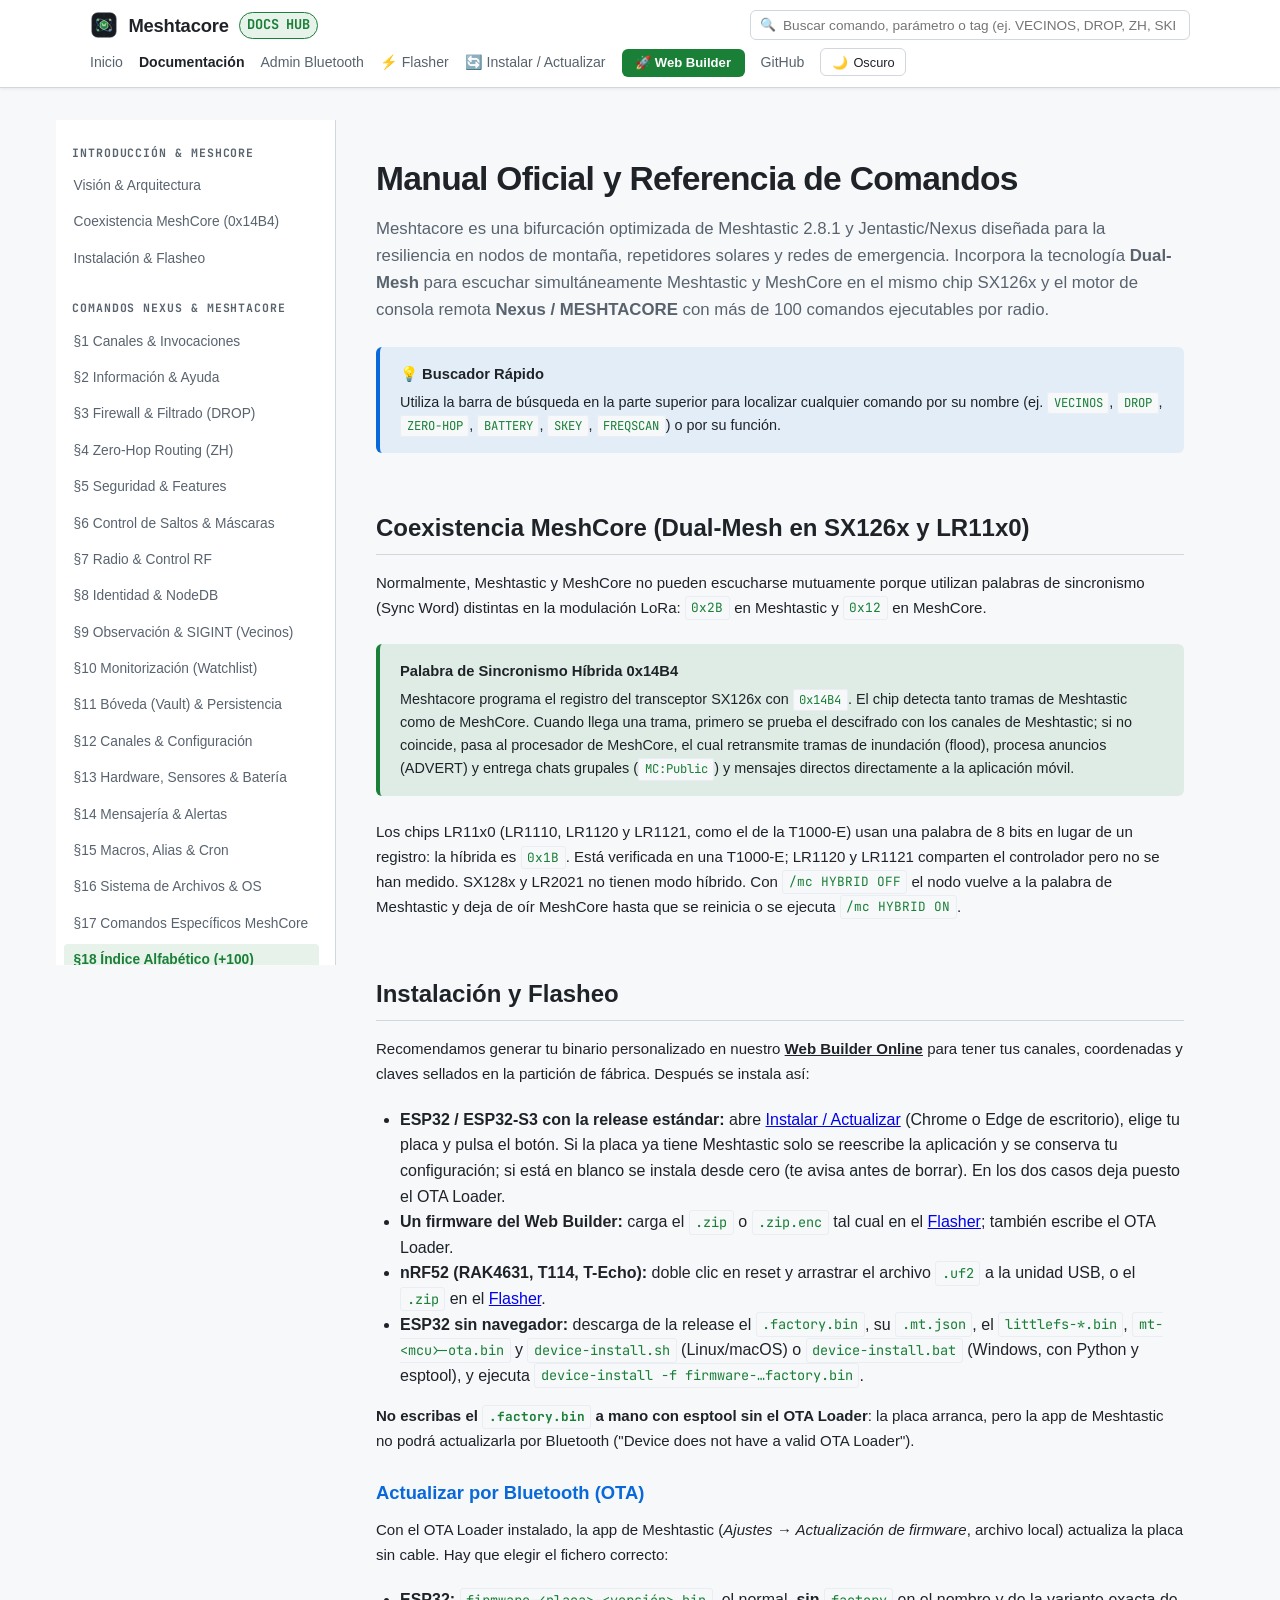
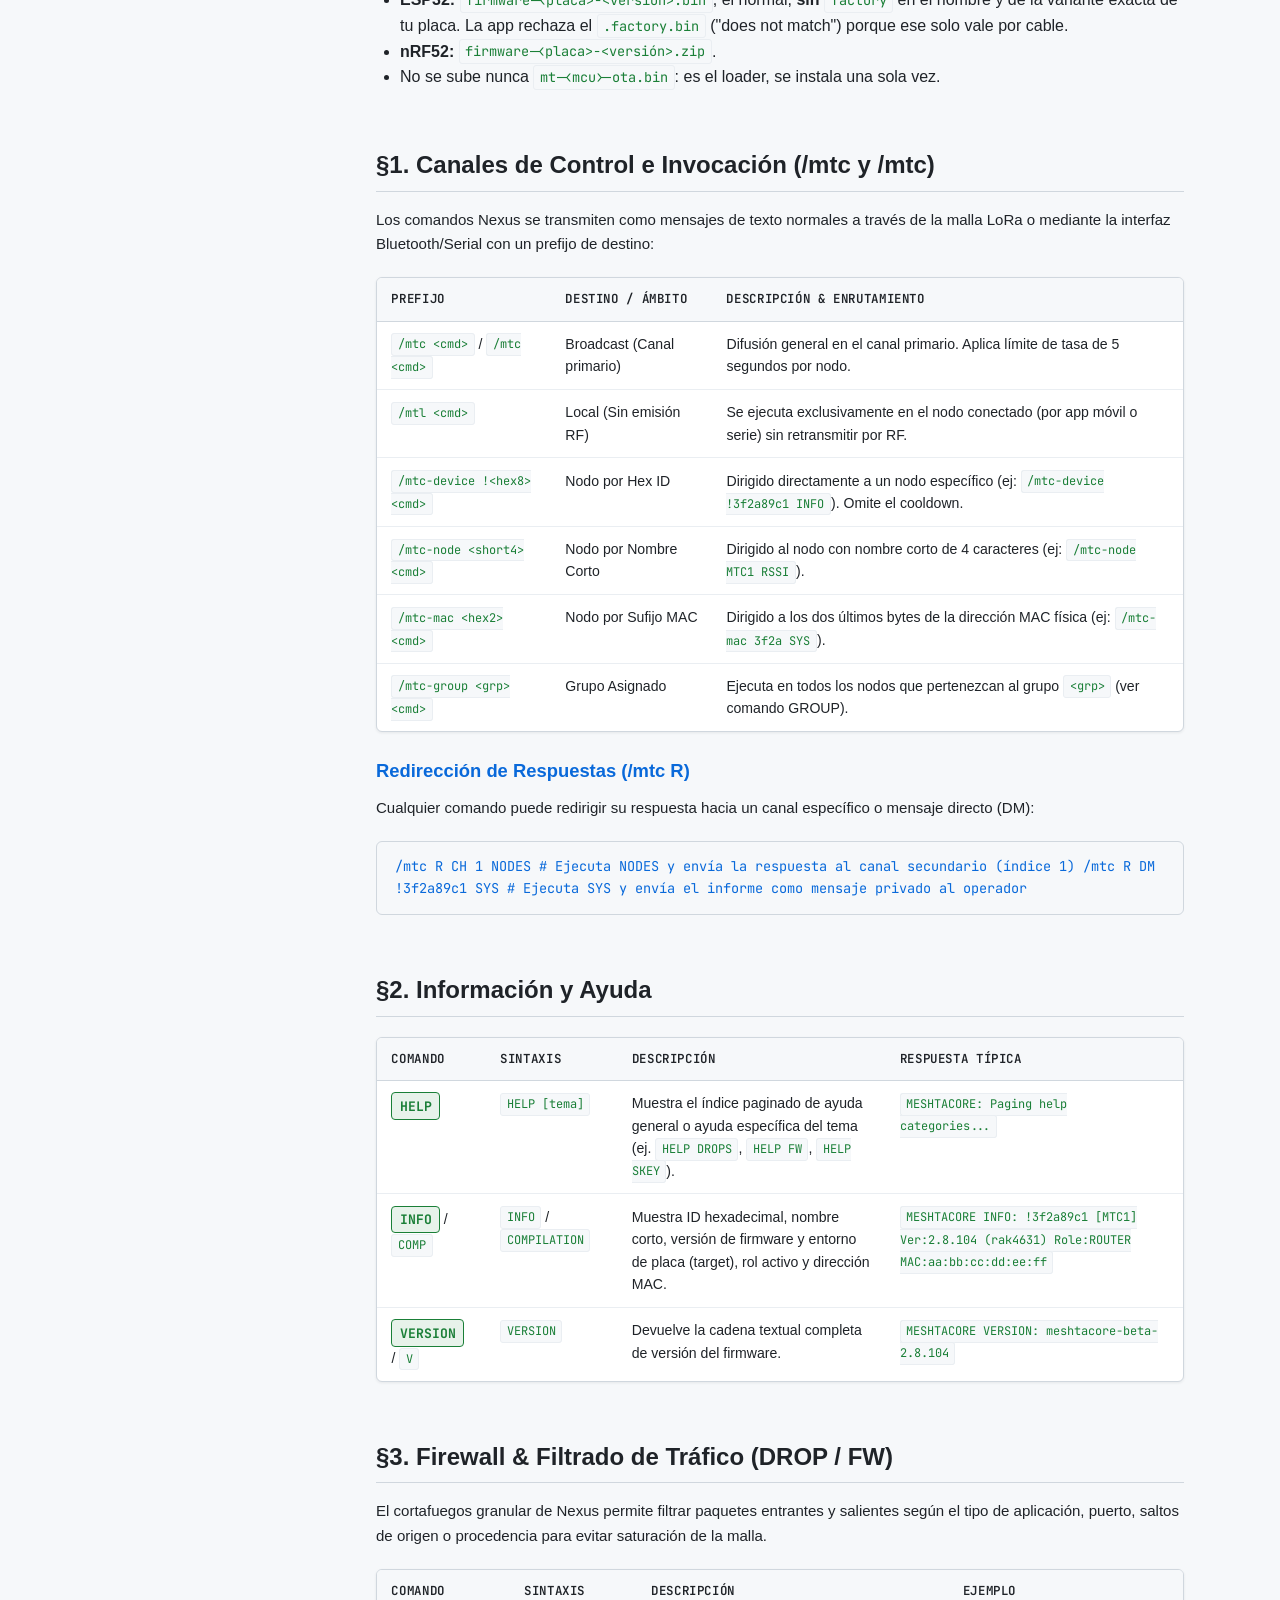
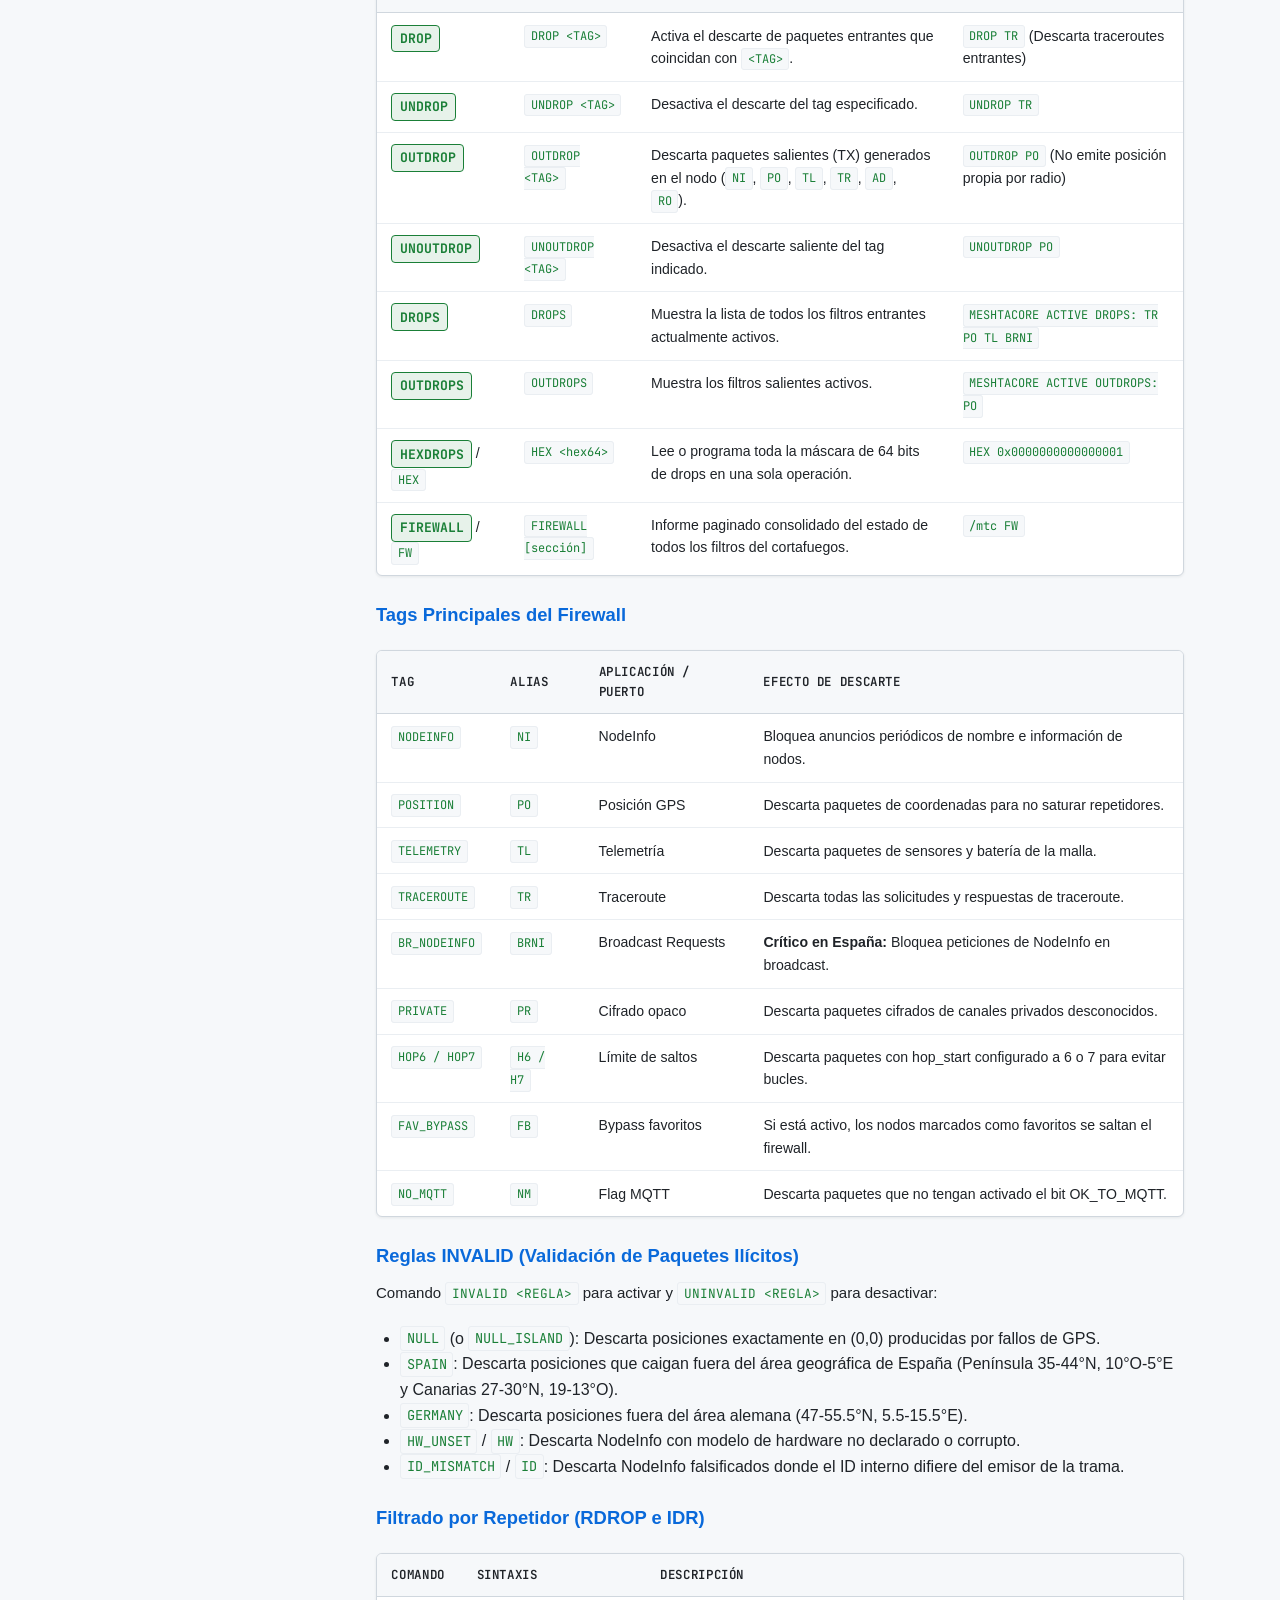
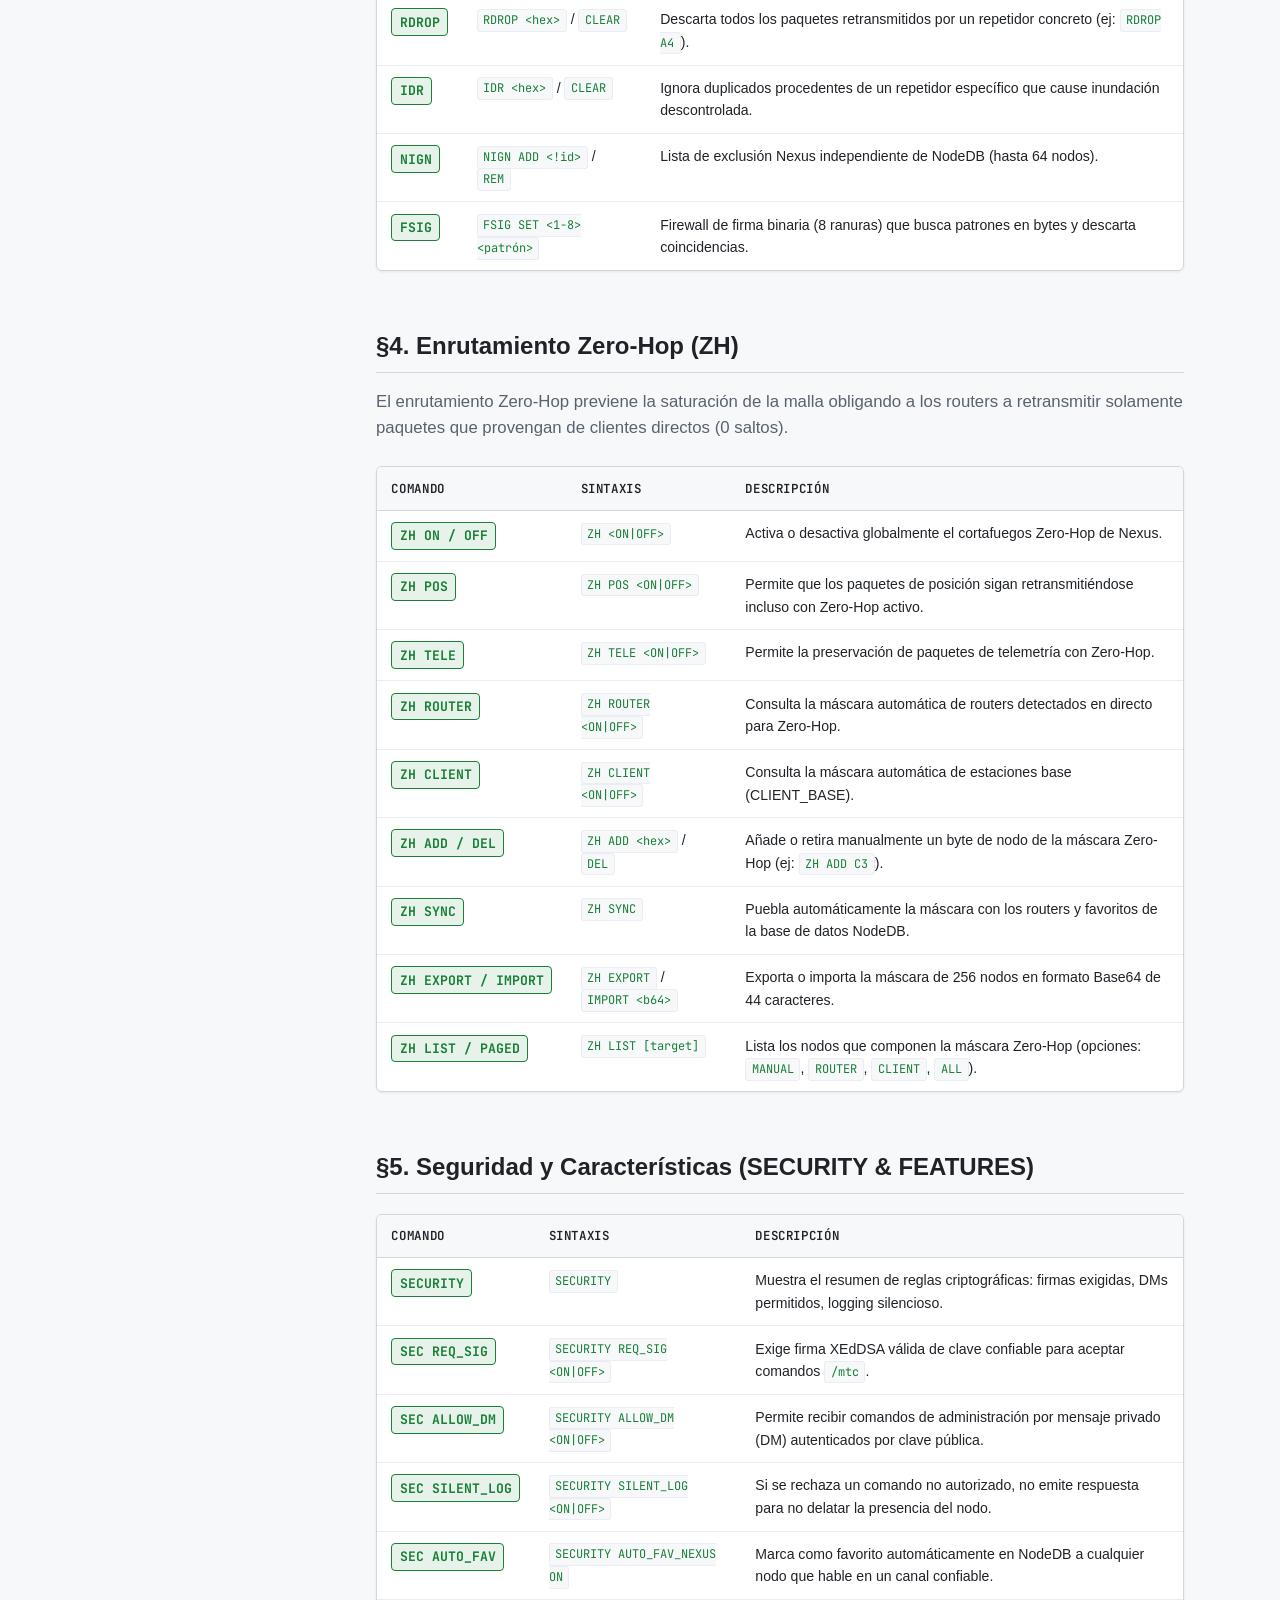
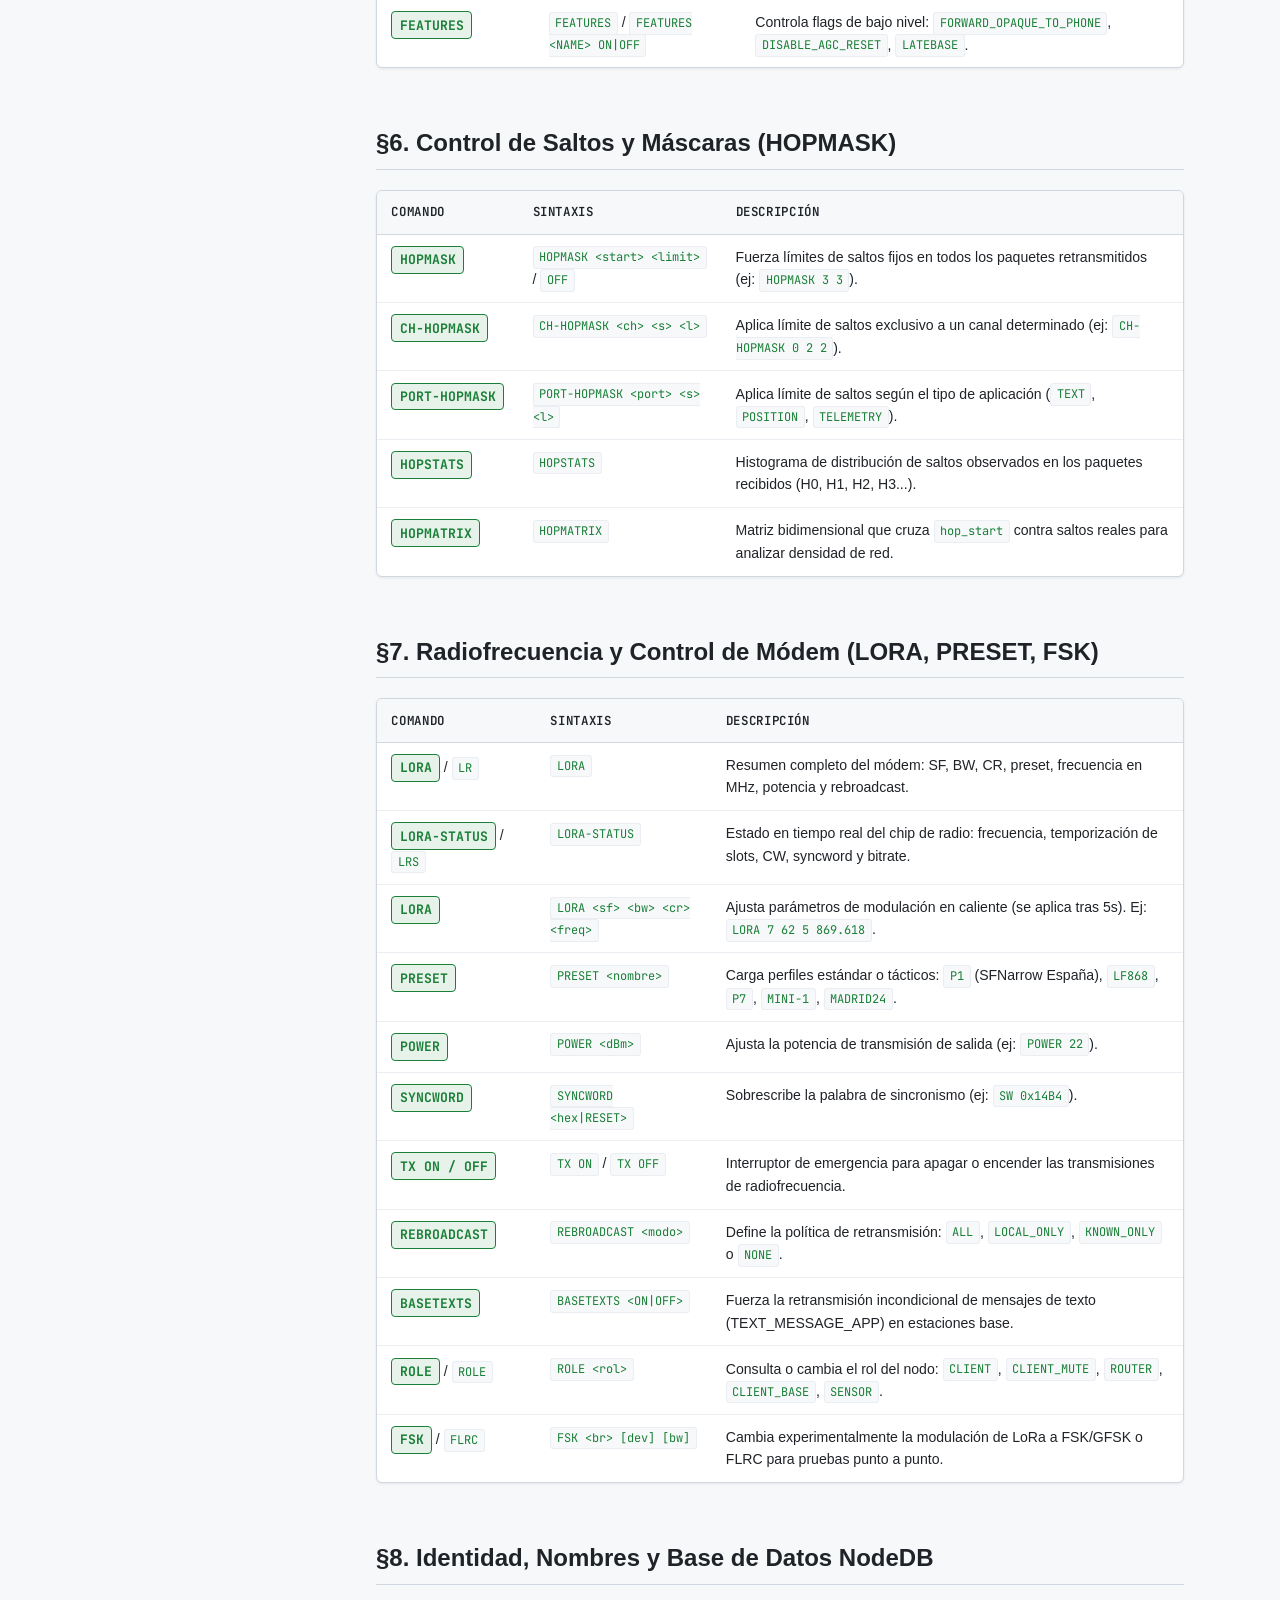
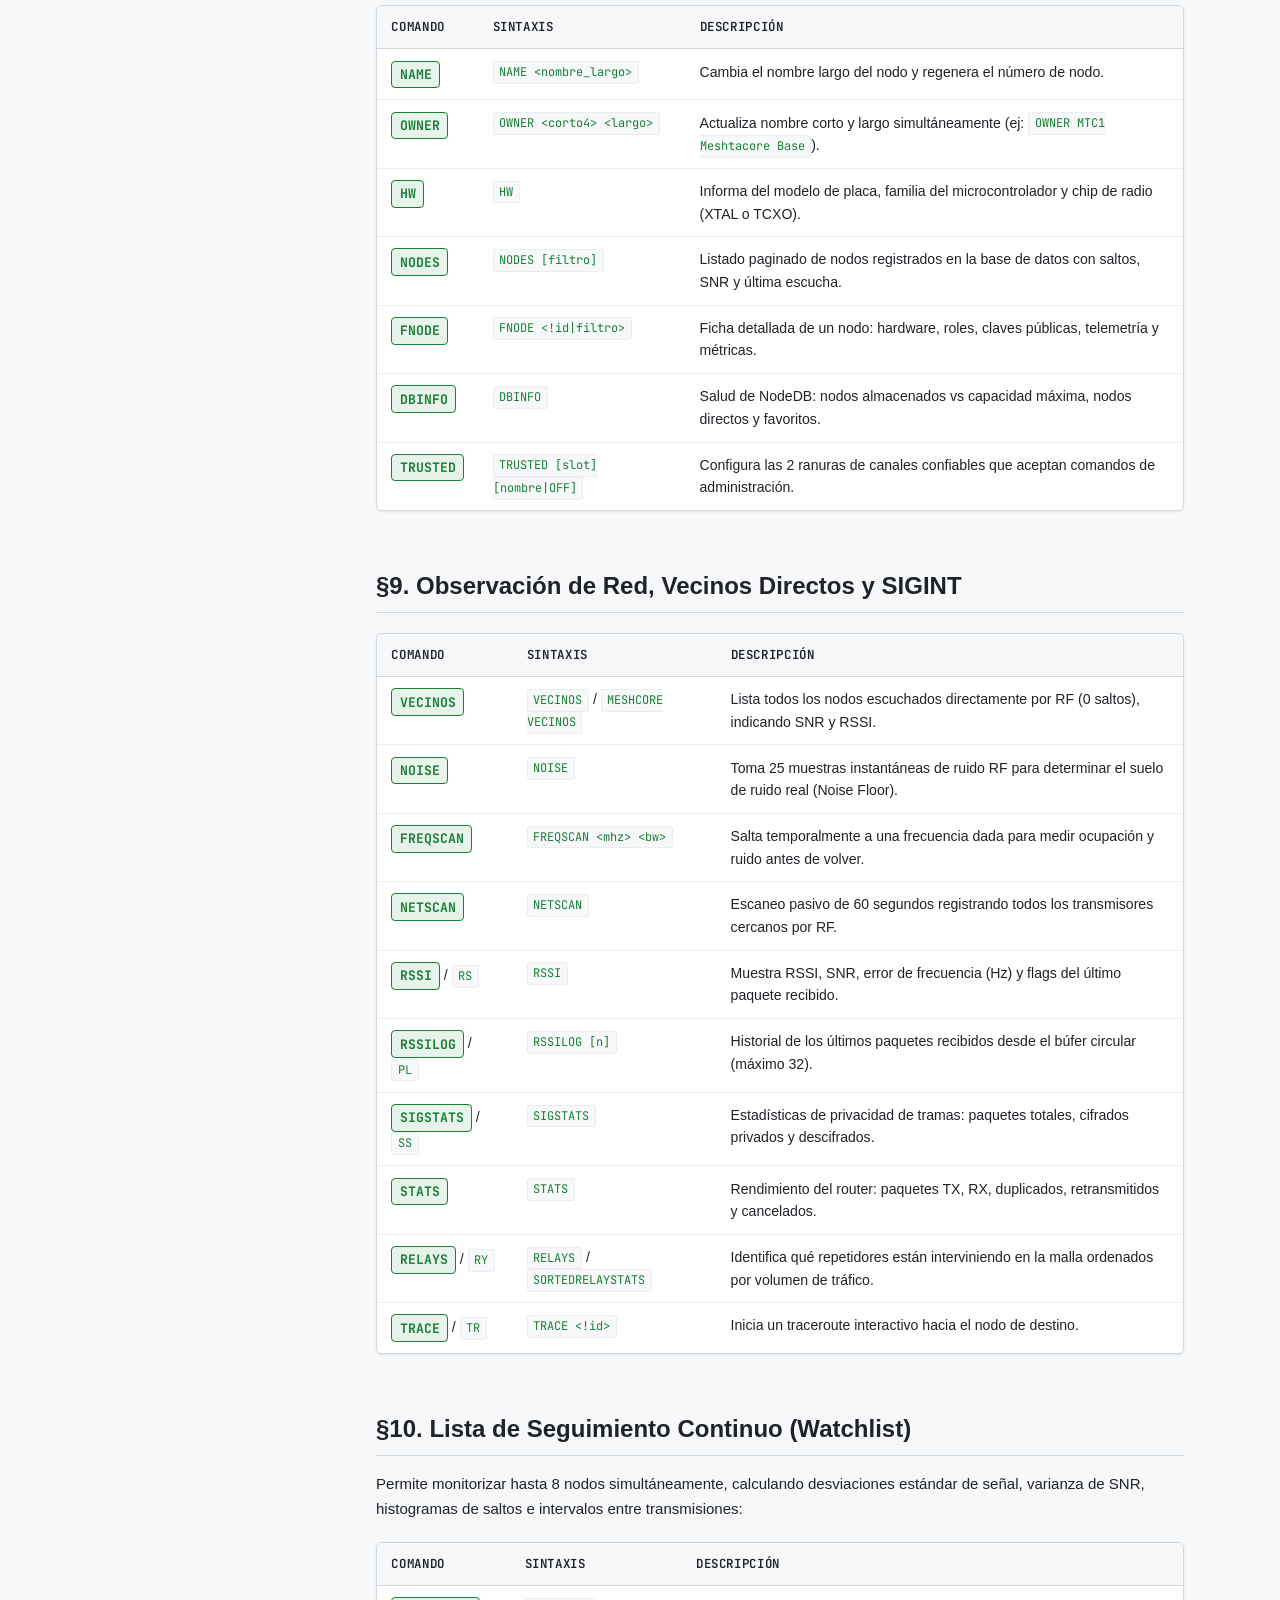
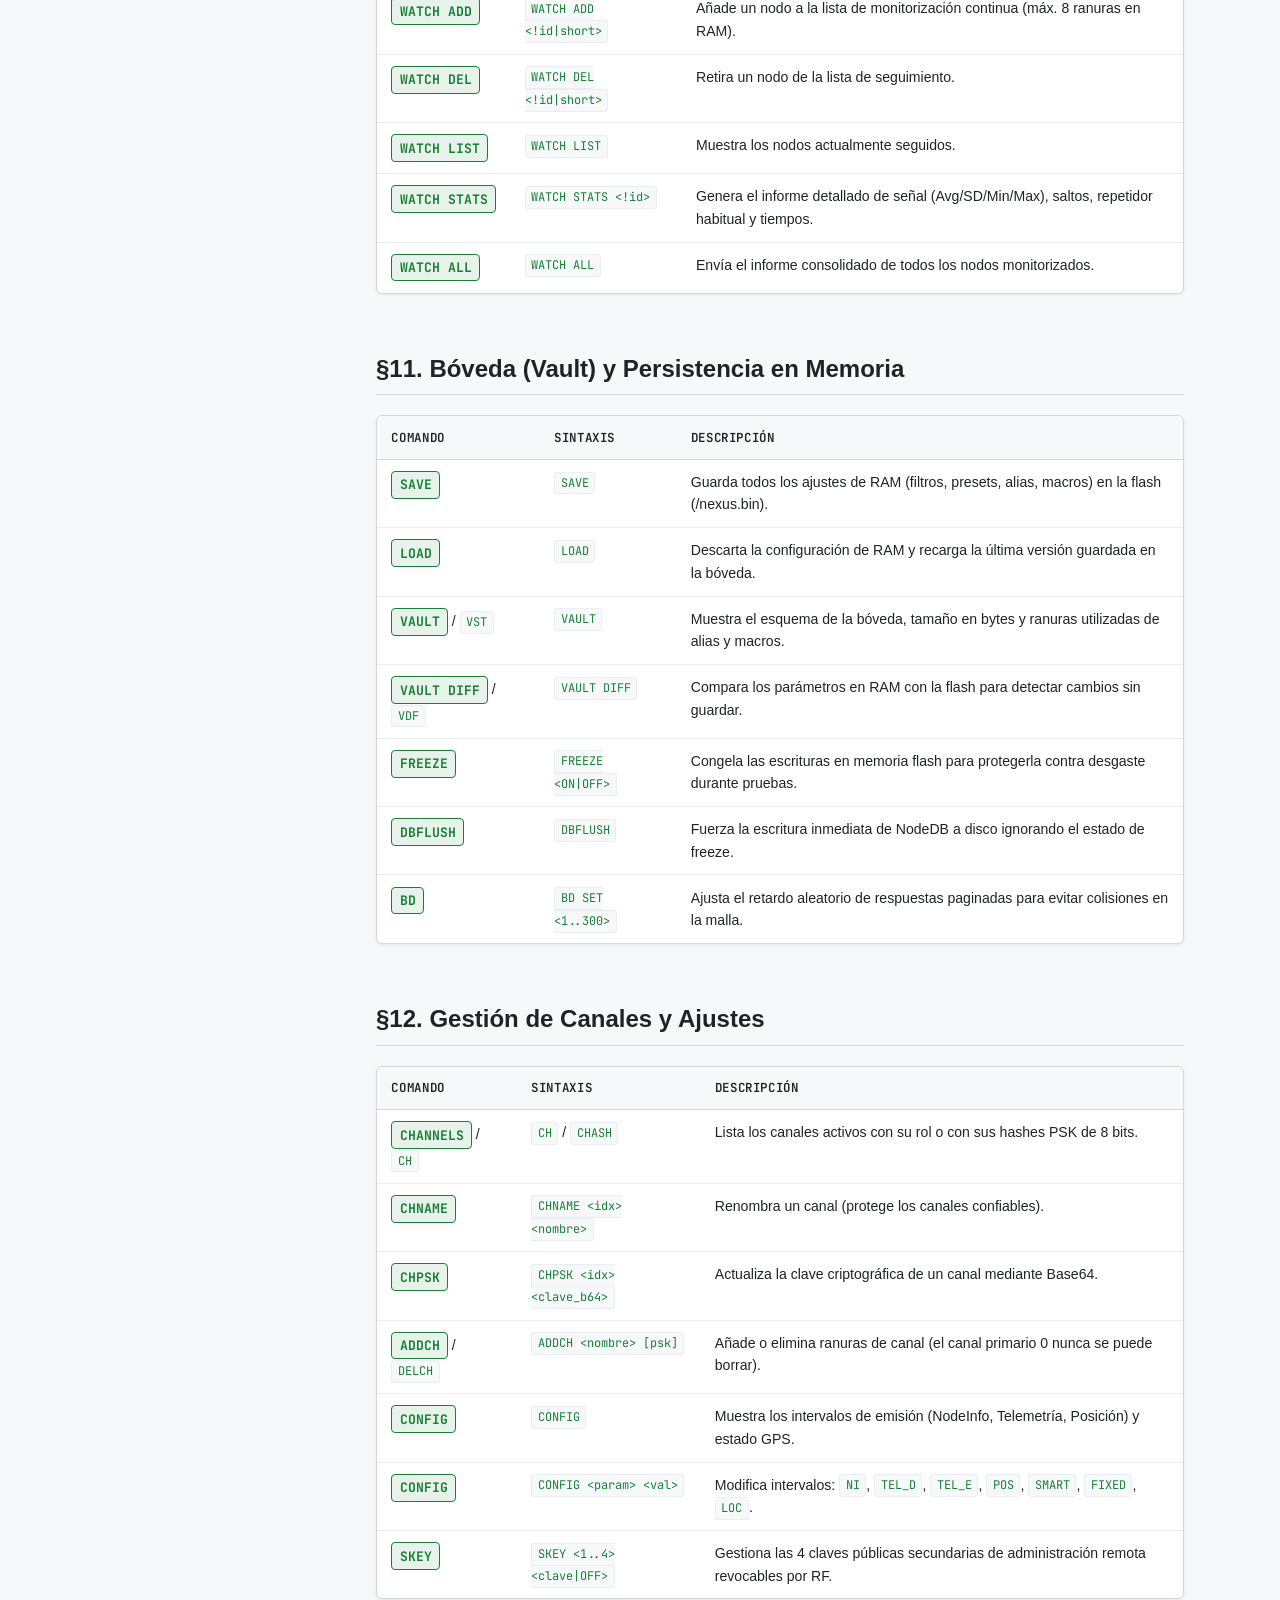
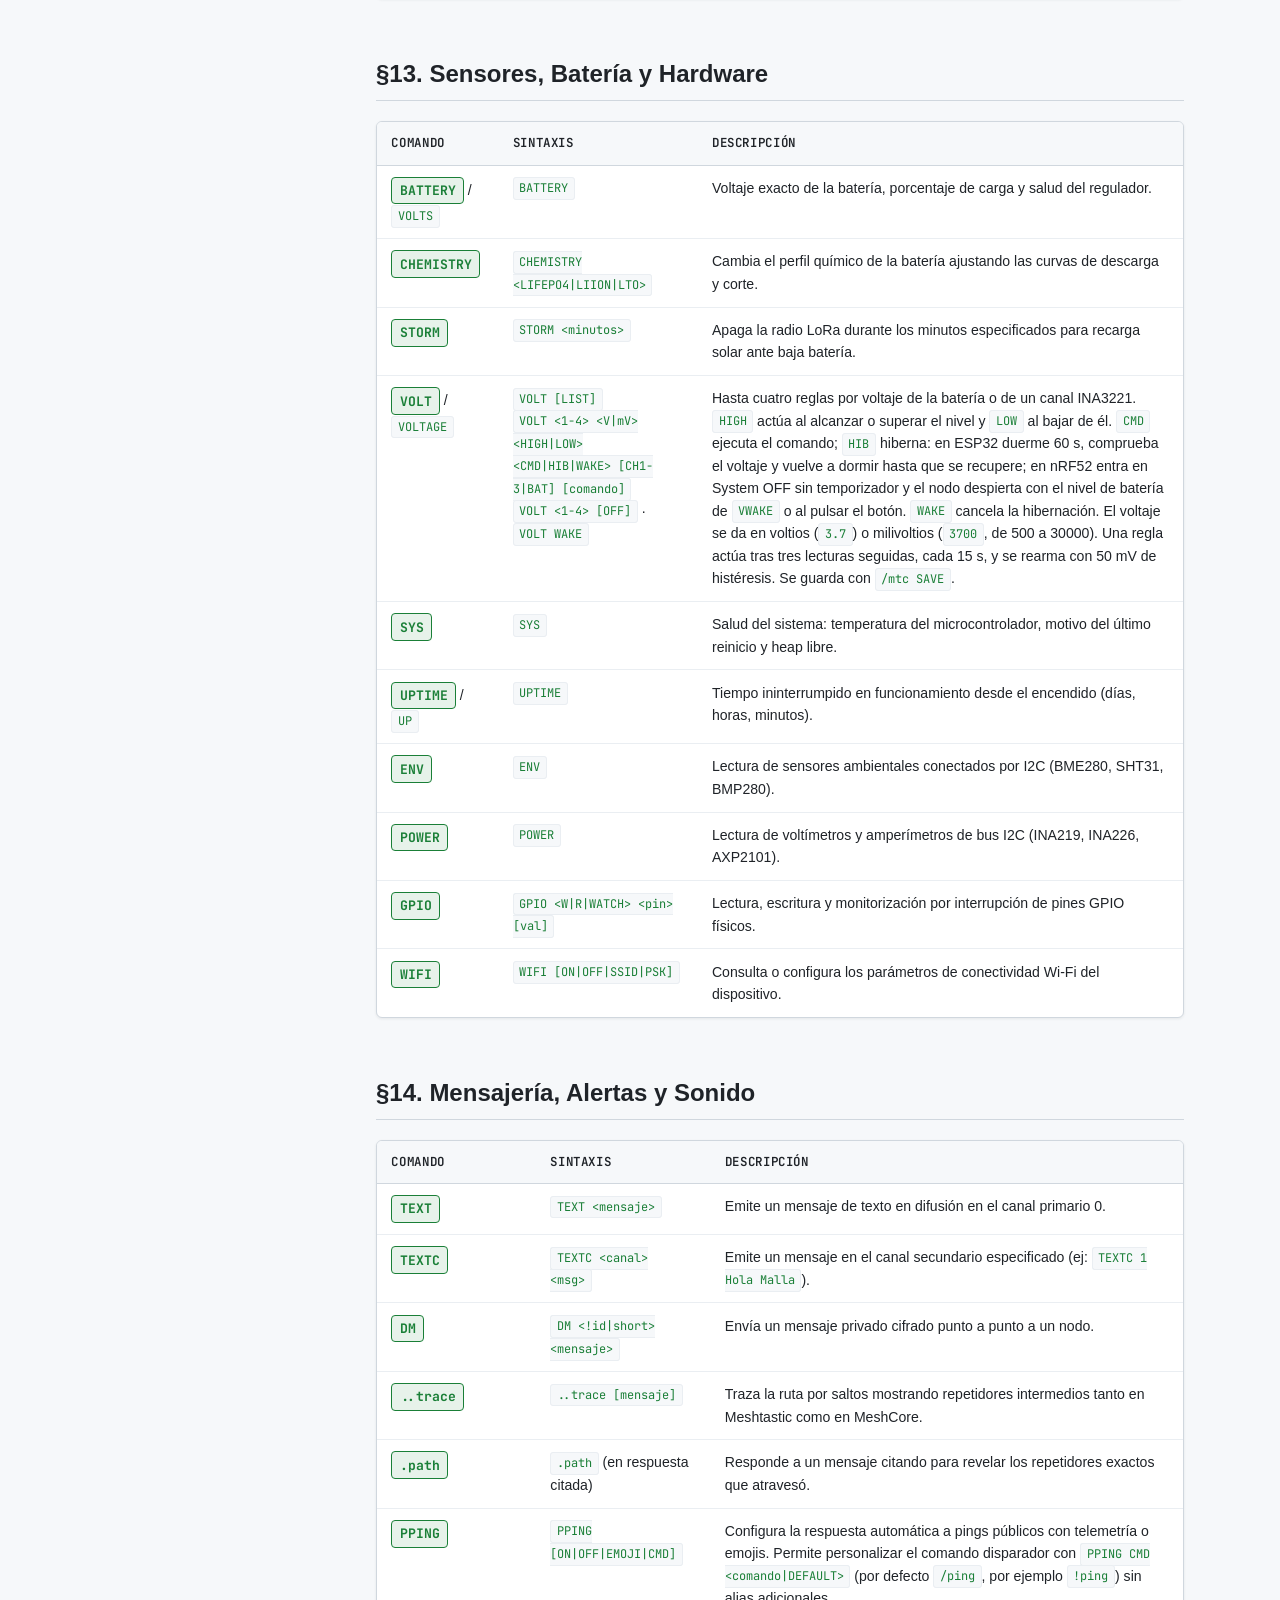
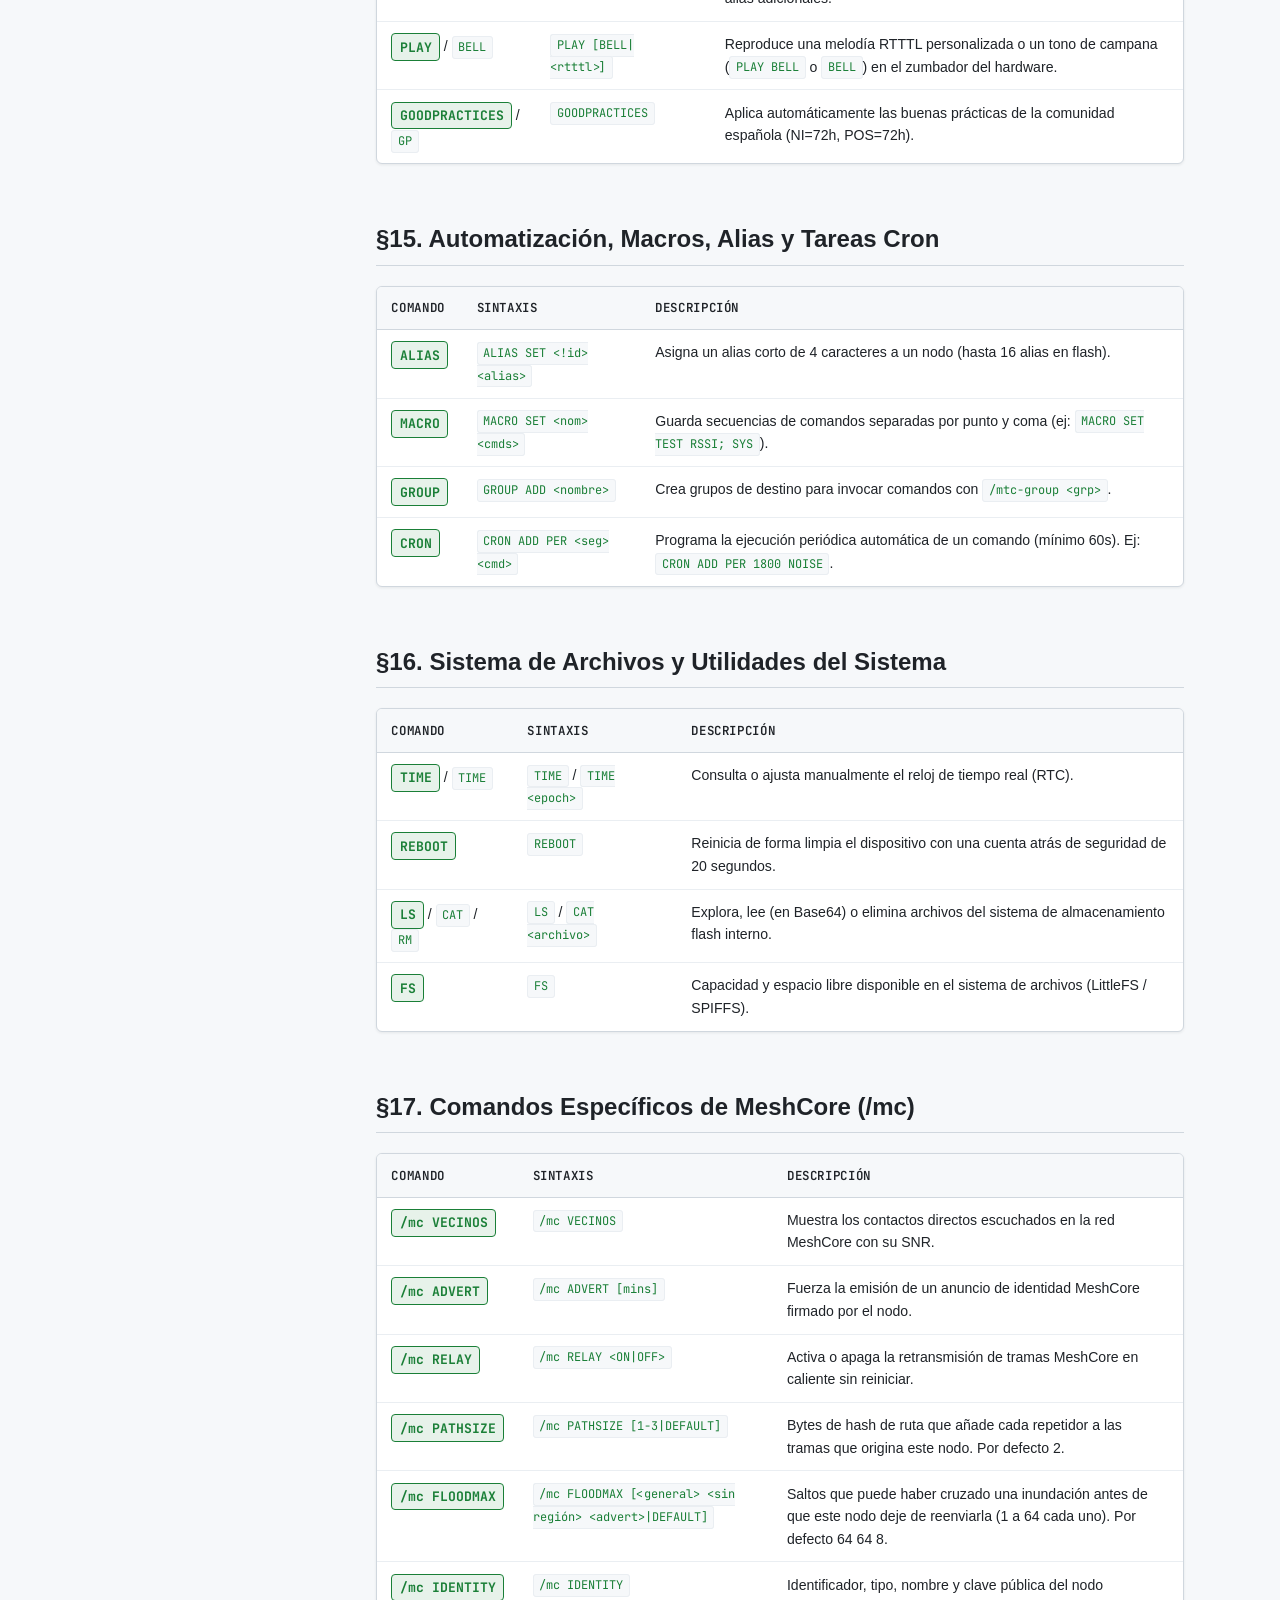
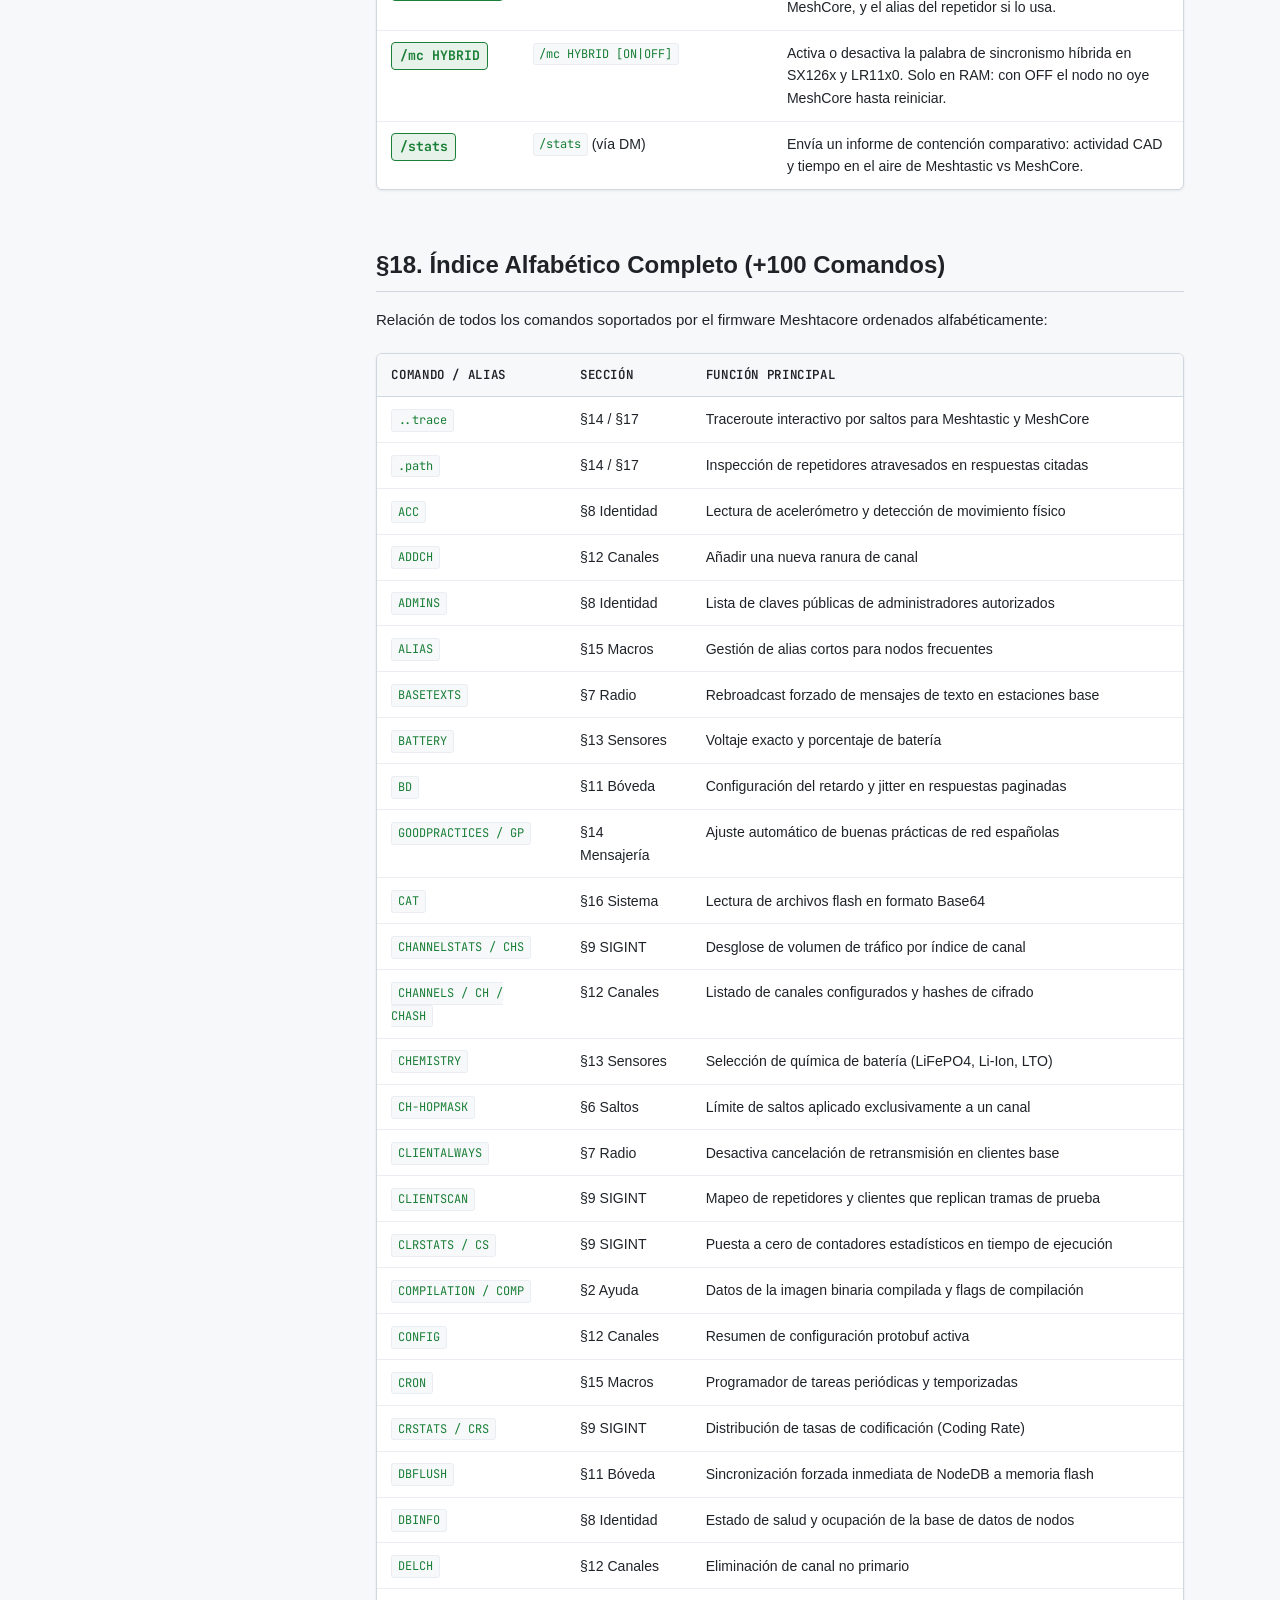
<file: custom_builder_web/docs/index.html>
<!doctype html>
<html lang="es" data-theme="light">
  <head>
    <meta charset="UTF-8" />
    <meta name="viewport" content="width=device-width, initial-scale=1.0" />
    <title>
      Manual Completo de Comandos y Referencia | Meshtacore Firmware
    </title>
    <meta
      name="description"
      content="Documentación exhaustiva y referencia completa de comandos Nexus / MESHTACORE (+100 comandos), configuración de MeshCore híbrido, firewall, Zero-Hop, perfiles de batería y utilidades para Meshtacore."
    />
    <link rel="icon" type="image/svg+xml" href="../logo.svg" />
    <link rel="preconnect" href="https://fonts.googleapis.com" />
    <link rel="preconnect" href="https://fonts.gstatic.com" crossorigin />
    <link
      href="https://fonts.googleapis.com/css2?family=Inter:wght@400;500;600;700;800&family=JetBrains+Mono:wght@400;500;600;700&display=swap"
      rel="stylesheet"
    />
    <link rel="stylesheet" href="docs.css" />
    <script src="../theme.js"></script>
  </head>
  <body>
    <!-- Top Navigation Bar -->
    <header class="site-nav docs-nav">
      <div class="nav-content docs-nav-content">
        <a href="../index.html" class="brand-logo">
          <img
            src="../logo.svg"
            alt="Meshtacore Logo"
            class="brand-logo-img"
            width="28"
            height="28"
          />
          <span>Meshtacore</span>
          <span class="brand-badge">Docs Hub</span>
        </a>

        <!-- Live Instant Search -->
        <div class="docs-search-bar">
          <span class="search-icon-hint">🔍</span>
          <input
            type="text"
            id="docsSearchInput"
            class="docs-search-input"
            placeholder="Buscar comando, parámetro o tag (ej. VECINOS, DROP, ZH, SKEY, LiFePO4)..."
            autocomplete="off"
          />
        </div>

        <nav>
          <ul class="nav-links">
            <li><a href="../index.html">Inicio</a></li>
            <li><a href="index.html" class="active">Documentación</a></li>
            <li><a href="../admin.html">Admin Bluetooth</a></li>
            <li><a href="../flasher.html">⚡ Flasher</a></li>
            <li><a href="../update.html">🔄 Instalar / Actualizar</a></li>
            <li><a href="../builder.html" class="nav-cta-btn">🚀 Web Builder</a></li>
            <li>
              <a
                href="https://github.com/xejarque/meshtacore-firmware"
                target="_blank"
                rel="noopener"
                >GitHub</a
              >
            </li>
            <li>
              <button
                class="theme-toggle-btn"
                type="button"
                aria-label="Cambiar tema de color"
              >
                🌙 Oscuro
              </button>
            </li>
          </ul>
        </nav>
      </div>
    </header>

    <!-- Docs Layout -->
    <div class="docs-layout">
      <!-- Sidebar Navigation -->
      <aside class="docs-sidebar">
        <div class="sidebar-category">
          <div class="sidebar-cat-title">Introducción & MeshCore</div>
          <ul class="sidebar-menu">
            <li>
              <a href="#introduccion" class="active">Visión & Arquitectura</a>
            </li>
            <li><a href="#meshcore-dual">Coexistencia MeshCore (0x14B4)</a></li>
            <li><a href="#flasheo">Instalación & Flasheo</a></li>
          </ul>
        </div>

        <div class="sidebar-category">
          <div class="sidebar-cat-title">Comandos Nexus & MESHTACORE</div>
          <ul class="sidebar-menu">
            <li><a href="#sec-1">§1 Canales & Invocaciones</a></li>
            <li><a href="#sec-2">§2 Información & Ayuda</a></li>
            <li><a href="#sec-3">§3 Firewall & Filtrado (DROP)</a></li>
            <li><a href="#sec-4">§4 Zero-Hop Routing (ZH)</a></li>
            <li><a href="#sec-5">§5 Seguridad & Features</a></li>
            <li><a href="#sec-6">§6 Control de Saltos & Máscaras</a></li>
            <li><a href="#sec-7">§7 Radio & Control RF</a></li>
            <li><a href="#sec-8">§8 Identidad & NodeDB</a></li>
            <li><a href="#sec-9">§9 Observación & SIGINT (Vecinos)</a></li>
            <li><a href="#sec-10">§10 Monitorización (Watchlist)</a></li>
            <li><a href="#sec-11">§11 Bóveda (Vault) & Persistencia</a></li>
            <li><a href="#sec-12">§12 Canales & Configuración</a></li>
            <li><a href="#sec-13">§13 Hardware, Sensores & Batería</a></li>
            <li><a href="#sec-14">§14 Mensajería & Alertas</a></li>
            <li><a href="#sec-15">§15 Macros, Alias & Cron</a></li>
            <li><a href="#sec-16">§16 Sistema de Archivos & OS</a></li>
            <li><a href="#sec-17">§17 Comandos Específicos MeshCore</a></li>
            <li><a href="#sec-index">§18 Índice Alfabético (+100)</a></li>
          </ul>
        </div>

        <div class="sidebar-category">
          <div class="sidebar-cat-title">Guías paso a paso</div>
          <ul class="sidebar-menu">
            <li>
              <a href="administracion-remota.html"
                >Administración remota (con dibujos)</a
              >
            </li>
          </ul>
        </div>

        <div class="sidebar-category">
          <div class="sidebar-cat-title">Ayuda & FAQ</div>
          <ul class="sidebar-menu">
            <li><a href="#faq">Preguntas Frecuentes</a></li>
          </ul>
        </div>
      </aside>

      <!-- Main Content Area -->
      <main class="docs-main">
        <!-- Section: Introducción -->
        <section class="docs-section" id="introduccion">
          <h1>Manual Oficial y Referencia de Comandos</h1>
          <p class="docs-lead">
            Meshtacore es una bifurcación optimizada de Meshtastic 2.8.1 y
            Jentastic/Nexus diseñada para la resiliencia en nodos de montaña,
            repetidores solares y redes de emergencia. Incorpora la tecnología
            <strong>Dual-Mesh</strong> para escuchar simultáneamente Meshtastic
            y MeshCore en el mismo chip SX126x y el motor de consola remota
            <strong>Nexus / MESHTACORE</strong>
            con más de 100 comandos ejecutables por radio.
          </p>

          <div class="callout callout-info">
            <strong>💡 Buscador Rápido</strong>
            Utiliza la barra de búsqueda en la parte superior para localizar
            cualquier comando por su nombre (ej. <code>VECINOS</code>,
            <code>DROP</code>, <code>ZERO-HOP</code>, <code>BATTERY</code>,
            <code>SKEY</code>, <code>FREQSCAN</code>) o por su función.
          </div>
        </section>

        <!-- Section: MeshCore Dual -->
        <section class="docs-section" id="meshcore-dual">
          <h2>Coexistencia MeshCore (Dual-Mesh en SX126x y LR11x0)</h2>
          <p class="docs-paragraph">
            Normalmente, Meshtastic y MeshCore no pueden escucharse mutuamente
            porque utilizan palabras de sincronismo (Sync Word) distintas en la
            modulación LoRa: <code>0x2B</code> en Meshtastic y
            <code>0x12</code> en MeshCore.
          </p>
          <div class="callout callout-success">
            <strong>Palabra de Sincronismo Híbrida 0x14B4</strong>
            Meshtacore programa el registro del transceptor SX126x con
            <code>0x14B4</code>. El chip detecta tanto tramas de Meshtastic como
            de MeshCore. Cuando llega una trama, primero se prueba el descifrado
            con los canales de Meshtastic; si no coincide, pasa al procesador de
            MeshCore, el cual retransmite tramas de inundación (flood), procesa
            anuncios (ADVERT) y entrega chats grupales (<code>MC:Public</code>)
            y mensajes directos directamente a la aplicación móvil.
          </div>
          <p class="docs-paragraph">
            Los chips LR11x0 (LR1110, LR1120 y LR1121, como el de la T1000-E)
            usan una palabra de 8 bits en lugar de un registro: la híbrida es
            <code>0x1B</code>. Está verificada en una T1000-E; LR1120 y LR1121
            comparten el controlador pero no se han medido. SX128x y LR2021 no
            tienen modo híbrido. Con <code>/mc HYBRID OFF</code> el nodo vuelve
            a la palabra de Meshtastic y deja de oír MeshCore hasta que se
            reinicia o se ejecuta <code>/mc HYBRID ON</code>.
          </p>
        </section>

        <!-- Section: Flasheo -->
        <section class="docs-section" id="flasheo">
          <h2>Instalación y Flasheo</h2>
          <p class="docs-paragraph">
            Recomendamos generar tu binario personalizado en nuestro
            <a
              href="../builder.html"
              style="color: var(--accent-cyan); font-weight: 600"
              >Web Builder Online</a
            >
            para tener tus canales, coordenadas y claves sellados en la
            partición de fábrica. Después se instala así:
          </p>
          <ul
            style="
              margin-left: 1.5rem;
              color: var(--text-secondary);
              margin-bottom: 1rem;
            "
          >
            <li>
              <strong>ESP32 / ESP32-S3 con la release estándar:</strong> abre
              <a href="../update.html">Instalar / Actualizar</a> (Chrome o Edge
              de escritorio), elige tu placa y pulsa el botón. Si la placa ya
              tiene Meshtastic solo se reescribe la aplicación y se conserva tu
              configuración; si está en blanco se instala desde cero (te avisa
              antes de borrar). En los dos casos deja puesto el OTA Loader.
            </li>
            <li>
              <strong>Un firmware del Web Builder:</strong> carga el
              <code>.zip</code> o <code>.zip.enc</code> tal cual en el
              <a href="../flasher.html">Flasher</a>; también escribe el OTA
              Loader.
            </li>
            <li>
              <strong>nRF52 (RAK4631, T114, T-Echo):</strong> doble clic en
              reset y arrastrar el archivo <code>.uf2</code> a la unidad USB, o
              el <code>.zip</code> en el <a href="../flasher.html">Flasher</a>.
            </li>
            <li>
              <strong>ESP32 sin navegador:</strong> descarga de la release el
              <code>.factory.bin</code>, su <code>.mt.json</code>, el
              <code>littlefs-*.bin</code>, <code>mt-&lt;mcu&gt;-ota.bin</code>
              y <code>device-install.sh</code> (Linux/macOS) o
              <code>device-install.bat</code> (Windows, con Python y esptool), y
              ejecuta <code>device-install -f firmware-…factory.bin</code>.
            </li>
          </ul>
          <p class="docs-paragraph">
            <strong>No escribas el <code>.factory.bin</code> a mano con
            esptool sin el OTA Loader</strong>: la placa arranca, pero la app
            de Meshtastic no podrá actualizarla por Bluetooth ("Device does not
            have a valid OTA Loader").
          </p>

          <h3>Actualizar por Bluetooth (OTA)</h3>
          <p class="docs-paragraph">
            Con el OTA Loader instalado, la app de Meshtastic
            (<em>Ajustes → Actualización de firmware</em>, archivo local)
            actualiza la placa sin cable. Hay que elegir el fichero correcto:
          </p>
          <ul
            style="
              margin-left: 1.5rem;
              color: var(--text-secondary);
              margin-bottom: 1rem;
            "
          >
            <li>
              <strong>ESP32:</strong> <code>firmware-&lt;placa&gt;-&lt;versión&gt;.bin</code>,
              el normal, <strong>sin</strong> <code>factory</code> en el
              nombre y de la variante exacta de tu placa. La app rechaza el
              <code>.factory.bin</code> ("does not match") porque ese solo vale
              por cable.
            </li>
            <li>
              <strong>nRF52:</strong>
              <code>firmware-&lt;placa&gt;-&lt;versión&gt;.zip</code>.
            </li>
            <li>
              No se sube nunca <code>mt-&lt;mcu&gt;-ota.bin</code>: es el
              loader, se instala una sola vez.
            </li>
          </ul>
        </section>

        <!-- =================================================================== -->
        <!-- §1 THE NEXUS CHANNEL & INVOCATIONS -->
        <!-- =================================================================== -->
        <section class="docs-section" id="sec-1">
          <h2>§1. Canales de Control e Invocación (/mtc y /mtc)</h2>
          <p class="docs-paragraph">
            Los comandos Nexus se transmiten como mensajes de texto normales a
            través de la malla LoRa o mediante la interfaz Bluetooth/Serial con
            un prefijo de destino:
          </p>

          <div class="docs-table-wrapper">
            <table class="docs-table">
              <thead>
                <tr>
                  <th>Prefijo</th>
                  <th>Destino / Ámbito</th>
                  <th>Descripción & Enrutamiento</th>
                </tr>
              </thead>
              <tbody>
                <tr class="cmd-row">
                  <td>
                    <code>/mtc &lt;cmd&gt;</code> /
                    <code>/mtc &lt;cmd&gt;</code>
                  </td>
                  <td>Broadcast (Canal primario)</td>
                  <td>
                    Difusión general en el canal primario. Aplica límite de tasa
                    de 5 segundos por nodo.
                  </td>
                </tr>
                <tr class="cmd-row">
                  <td><code>/mtl &lt;cmd&gt;</code></td>
                  <td>Local (Sin emisión RF)</td>
                  <td>
                    Se ejecuta exclusivamente en el nodo conectado (por app
                    móvil o serie) sin retransmitir por RF.
                  </td>
                </tr>
                <tr class="cmd-row">
                  <td><code>/mtc-device !&lt;hex8&gt; &lt;cmd&gt;</code></td>
                  <td>Nodo por Hex ID</td>
                  <td>
                    Dirigido directamente a un nodo específico (ej:
                    <code>/mtc-device !3f2a89c1 INFO</code>). Omite el cooldown.
                  </td>
                </tr>
                <tr class="cmd-row">
                  <td><code>/mtc-node &lt;short4&gt; &lt;cmd&gt;</code></td>
                  <td>Nodo por Nombre Corto</td>
                  <td>
                    Dirigido al nodo con nombre corto de 4 caracteres (ej:
                    <code>/mtc-node MTC1 RSSI</code>).
                  </td>
                </tr>
                <tr class="cmd-row">
                  <td><code>/mtc-mac &lt;hex2&gt; &lt;cmd&gt;</code></td>
                  <td>Nodo por Sufijo MAC</td>
                  <td>
                    Dirigido a los dos últimos bytes de la dirección MAC física
                    (ej: <code>/mtc-mac 3f2a SYS</code>).
                  </td>
                </tr>
                <tr class="cmd-row">
                  <td><code>/mtc-group &lt;grp&gt; &lt;cmd&gt;</code></td>
                  <td>Grupo Asignado</td>
                  <td>
                    Ejecuta en todos los nodos que pertenezcan al grupo
                    <code>&lt;grp&gt;</code> (ver comando GROUP).
                  </td>
                </tr>
              </tbody>
            </table>
          </div>

          <h3>Redirección de Respuestas (/mtc R)</h3>
          <p class="docs-paragraph">
            Cualquier comando puede redirigir su respuesta hacia un canal
            específico o mensaje directo (DM):
          </p>
          <div class="code-block">
            /mtc R CH 1 NODES # Ejecuta NODES y envía la respuesta al canal
            secundario (índice 1) /mtc R DM !3f2a89c1 SYS # Ejecuta SYS y envía
            el informe como mensaje privado al operador
          </div>
        </section>

        <!-- =================================================================== -->
        <!-- §2 HELP & BUILD INFO -->
        <!-- =================================================================== -->
        <section class="docs-section" id="sec-2">
          <h2>§2. Información y Ayuda</h2>
          <div class="docs-table-wrapper">
            <table class="docs-table">
              <thead>
                <tr>
                  <th>Comando</th>
                  <th>Sintaxis</th>
                  <th>Descripción</th>
                  <th>Respuesta Típica</th>
                </tr>
              </thead>
              <tbody>
                <tr class="cmd-row">
                  <td><span class="cmd-badge">HELP</span></td>
                  <td><code>HELP [tema]</code></td>
                  <td>
                    Muestra el índice paginado de ayuda general o ayuda
                    específica del tema (ej. <code>HELP DROPS</code>,
                    <code>HELP FW</code>, <code>HELP SKEY</code>).
                  </td>
                  <td><code>MESHTACORE: Paging help categories...</code></td>
                </tr>
                <tr class="cmd-row">
                  <td>
                    <span class="cmd-badge">INFO</span> / <code>COMP</code>
                  </td>
                  <td><code>INFO</code> / <code>COMPILATION</code></td>
                  <td>
                    Muestra ID hexadecimal, nombre corto, versión de firmware y
                    entorno de placa (target), rol activo y dirección MAC.
                  </td>
                  <td>
                    <code
                      >MESHTACORE INFO: !3f2a89c1 [MTC1] Ver:2.8.104 (rak4631)
                      Role:ROUTER MAC:aa:bb:cc:dd:ee:ff</code
                    >
                  </td>
                </tr>
                <tr class="cmd-row">
                  <td>
                    <span class="cmd-badge">VERSION</span> / <code>V</code>
                  </td>
                  <td><code>VERSION</code></td>
                  <td>
                    Devuelve la cadena textual completa de versión del firmware.
                  </td>
                  <td>
                    <code>MESHTACORE VERSION: meshtacore-beta-2.8.104</code>
                  </td>
                </tr>
              </tbody>
            </table>
          </div>
        </section>

        <!-- =================================================================== -->
        <!-- §3 FIREWALL & TRAFFIC FILTERING -->
        <!-- =================================================================== -->
        <section class="docs-section" id="sec-3">
          <h2>§3. Firewall & Filtrado de Tráfico (DROP / FW)</h2>
          <p class="docs-paragraph">
            El cortafuegos granular de Nexus permite filtrar paquetes entrantes
            y salientes según el tipo de aplicación, puerto, saltos de origen o
            procedencia para evitar saturación de la malla.
          </p>

          <div class="docs-table-wrapper">
            <table class="docs-table">
              <thead>
                <tr>
                  <th>Comando</th>
                  <th>Sintaxis</th>
                  <th>Descripción</th>
                  <th>Ejemplo</th>
                </tr>
              </thead>
              <tbody>
                <tr class="cmd-row">
                  <td><span class="cmd-badge">DROP</span></td>
                  <td><code>DROP &lt;TAG&gt;</code></td>
                  <td>
                    Activa el descarte de paquetes entrantes que coincidan con
                    <code>&lt;TAG&gt;</code>.
                  </td>
                  <td><code>DROP TR</code> (Descarta traceroutes entrantes)</td>
                </tr>
                <tr class="cmd-row">
                  <td><span class="cmd-badge">UNDROP</span></td>
                  <td><code>UNDROP &lt;TAG&gt;</code></td>
                  <td>Desactiva el descarte del tag especificado.</td>
                  <td><code>UNDROP TR</code></td>
                </tr>
                <tr class="cmd-row">
                  <td><span class="cmd-badge">OUTDROP</span></td>
                  <td><code>OUTDROP &lt;TAG&gt;</code></td>
                  <td>
                    Descarta paquetes salientes (TX) generados en el nodo
                    (<code>NI</code>, <code>PO</code>, <code>TL</code>,
                    <code>TR</code>, <code>AD</code>, <code>RO</code>).
                  </td>
                  <td>
                    <code>OUTDROP PO</code> (No emite posición propia por radio)
                  </td>
                </tr>
                <tr class="cmd-row">
                  <td><span class="cmd-badge">UNOUTDROP</span></td>
                  <td><code>UNOUTDROP &lt;TAG&gt;</code></td>
                  <td>Desactiva el descarte saliente del tag indicado.</td>
                  <td><code>UNOUTDROP PO</code></td>
                </tr>
                <tr class="cmd-row">
                  <td><span class="cmd-badge">DROPS</span></td>
                  <td><code>DROPS</code></td>
                  <td>
                    Muestra la lista de todos los filtros entrantes actualmente
                    activos.
                  </td>
                  <td><code>MESHTACORE ACTIVE DROPS: TR PO TL BRNI</code></td>
                </tr>
                <tr class="cmd-row">
                  <td><span class="cmd-badge">OUTDROPS</span></td>
                  <td><code>OUTDROPS</code></td>
                  <td>Muestra los filtros salientes activos.</td>
                  <td><code>MESHTACORE ACTIVE OUTDROPS: PO</code></td>
                </tr>
                <tr class="cmd-row">
                  <td>
                    <span class="cmd-badge">HEXDROPS</span> /
                    <code>HEX</code>
                  </td>
                  <td><code>HEX &lt;hex64&gt;</code></td>
                  <td>
                    Lee o programa toda la máscara de 64 bits de drops en una
                    sola operación.
                  </td>
                  <td><code>HEX 0x0000000000000001</code></td>
                </tr>
                <tr class="cmd-row">
                  <td>
                    <span class="cmd-badge">FIREWALL</span> / <code>FW</code>
                  </td>
                  <td><code>FIREWALL [sección]</code></td>
                  <td>
                    Informe paginado consolidado del estado de todos los filtros
                    del cortafuegos.
                  </td>
                  <td><code>/mtc FW</code></td>
                </tr>
              </tbody>
            </table>
          </div>

          <h3>Tags Principales del Firewall</h3>
          <div class="docs-table-wrapper">
            <table class="docs-table">
              <thead>
                <tr>
                  <th>Tag</th>
                  <th>Alias</th>
                  <th>Aplicación / Puerto</th>
                  <th>Efecto de Descarte</th>
                </tr>
              </thead>
              <tbody>
                <tr class="cmd-row">
                  <td><code>NODEINFO</code></td>
                  <td><code>NI</code></td>
                  <td>NodeInfo</td>
                  <td>
                    Bloquea anuncios periódicos de nombre e información de
                    nodos.
                  </td>
                </tr>
                <tr class="cmd-row">
                  <td><code>POSITION</code></td>
                  <td><code>PO</code></td>
                  <td>Posición GPS</td>
                  <td>
                    Descarta paquetes de coordenadas para no saturar
                    repetidores.
                  </td>
                </tr>
                <tr class="cmd-row">
                  <td><code>TELEMETRY</code></td>
                  <td><code>TL</code></td>
                  <td>Telemetría</td>
                  <td>Descarta paquetes de sensores y batería de la malla.</td>
                </tr>
                <tr class="cmd-row">
                  <td><code>TRACEROUTE</code></td>
                  <td><code>TR</code></td>
                  <td>Traceroute</td>
                  <td>
                    Descarta todas las solicitudes y respuestas de traceroute.
                  </td>
                </tr>
                <tr class="cmd-row">
                  <td><code>BR_NODEINFO</code></td>
                  <td><code>BRNI</code></td>
                  <td>Broadcast Requests</td>
                  <td>
                    <strong>Crítico en España:</strong> Bloquea peticiones de
                    NodeInfo en broadcast.
                  </td>
                </tr>
                <tr class="cmd-row">
                  <td><code>PRIVATE</code></td>
                  <td><code>PR</code></td>
                  <td>Cifrado opaco</td>
                  <td>
                    Descarta paquetes cifrados de canales privados desconocidos.
                  </td>
                </tr>
                <tr class="cmd-row">
                  <td><code>HOP6 / HOP7</code></td>
                  <td><code>H6 / H7</code></td>
                  <td>Límite de saltos</td>
                  <td>
                    Descarta paquetes con hop_start configurado a 6 o 7 para
                    evitar bucles.
                  </td>
                </tr>
                <tr class="cmd-row">
                  <td><code>FAV_BYPASS</code></td>
                  <td><code>FB</code></td>
                  <td>Bypass favoritos</td>
                  <td>
                    Si está activo, los nodos marcados como favoritos se saltan
                    el firewall.
                  </td>
                </tr>
                <tr class="cmd-row">
                  <td><code>NO_MQTT</code></td>
                  <td><code>NM</code></td>
                  <td>Flag MQTT</td>
                  <td>
                    Descarta paquetes que no tengan activado el bit OK_TO_MQTT.
                  </td>
                </tr>
              </tbody>
            </table>
          </div>

          <h3>Reglas INVALID (Validación de Paquetes Ilícitos)</h3>
          <p class="docs-paragraph">
            Comando <code>INVALID &lt;REGLA&gt;</code> para activar y
            <code>UNINVALID &lt;REGLA&gt;</code> para desactivar:
          </p>
          <ul
            style="
              margin-left: 1.5rem;
              color: var(--text-secondary);
              margin-bottom: 1.25rem;
            "
          >
            <li>
              <code>NULL</code> (o <code>NULL_ISLAND</code>): Descarta
              posiciones exactamente en (0,0) producidas por fallos de GPS.
            </li>
            <li>
              <code>SPAIN</code>: Descarta posiciones que caigan fuera del área
              geográfica de España (Península 35-44°N, 10°O-5°E y Canarias
              27-30°N, 19-13°O).
            </li>
            <li>
              <code>GERMANY</code>: Descarta posiciones fuera del área alemana
              (47-55.5°N, 5.5-15.5°E).
            </li>
            <li>
              <code>HW_UNSET</code> / <code>HW</code>: Descarta NodeInfo con
              modelo de hardware no declarado o corrupto.
            </li>
            <li>
              <code>ID_MISMATCH</code> / <code>ID</code>: Descarta NodeInfo
              falsificados donde el ID interno difiere del emisor de la trama.
            </li>
          </ul>

          <h3>Filtrado por Repetidor (RDROP e IDR)</h3>
          <div class="docs-table-wrapper">
            <table class="docs-table">
              <thead>
                <tr>
                  <th>Comando</th>
                  <th>Sintaxis</th>
                  <th>Descripción</th>
                </tr>
              </thead>
              <tbody>
                <tr class="cmd-row">
                  <td><span class="cmd-badge">RDROP</span></td>
                  <td><code>RDROP &lt;hex&gt;</code> / <code>CLEAR</code></td>
                  <td>
                    Descarta todos los paquetes retransmitidos por un repetidor
                    concreto (ej: <code>RDROP A4</code>).
                  </td>
                </tr>
                <tr class="cmd-row">
                  <td><span class="cmd-badge">IDR</span></td>
                  <td><code>IDR &lt;hex&gt;</code> / <code>CLEAR</code></td>
                  <td>
                    Ignora duplicados procedentes de un repetidor específico que
                    cause inundación descontrolada.
                  </td>
                </tr>
                <tr class="cmd-row">
                  <td><span class="cmd-badge">NIGN</span></td>
                  <td><code>NIGN ADD &lt;!id&gt;</code> / <code>REM</code></td>
                  <td>
                    Lista de exclusión Nexus independiente de NodeDB (hasta 64
                    nodos).
                  </td>
                </tr>
                <tr class="cmd-row">
                  <td><span class="cmd-badge">FSIG</span></td>
                  <td><code>FSIG SET &lt;1-8&gt; &lt;patrón&gt;</code></td>
                  <td>
                    Firewall de firma binaria (8 ranuras) que busca patrones en
                    bytes y descarta coincidencias.
                  </td>
                </tr>
              </tbody>
            </table>
          </div>
        </section>

        <!-- =================================================================== -->
        <!-- §4 ZERO-HOP ROUTING -->
        <!-- =================================================================== -->
        <section class="docs-section" id="sec-4">
          <h2>§4. Enrutamiento Zero-Hop (ZH)</h2>
          <p class="docs-lead">
            El enrutamiento Zero-Hop previene la saturación de la malla
            obligando a los routers a retransmitir solamente paquetes que
            provengan de clientes directos (0 saltos).
          </p>

          <div class="docs-table-wrapper">
            <table class="docs-table">
              <thead>
                <tr>
                  <th>Comando</th>
                  <th>Sintaxis</th>
                  <th>Descripción</th>
                </tr>
              </thead>
              <tbody>
                <tr class="cmd-row">
                  <td><span class="cmd-badge">ZH ON / OFF</span></td>
                  <td><code>ZH &lt;ON|OFF&gt;</code></td>
                  <td>
                    Activa o desactiva globalmente el cortafuegos Zero-Hop de
                    Nexus.
                  </td>
                </tr>
                <tr class="cmd-row">
                  <td><span class="cmd-badge">ZH POS</span></td>
                  <td><code>ZH POS &lt;ON|OFF&gt;</code></td>
                  <td>
                    Permite que los paquetes de posición sigan retransmitiéndose
                    incluso con Zero-Hop activo.
                  </td>
                </tr>
                <tr class="cmd-row">
                  <td><span class="cmd-badge">ZH TELE</span></td>
                  <td><code>ZH TELE &lt;ON|OFF&gt;</code></td>
                  <td>
                    Permite la preservación de paquetes de telemetría con
                    Zero-Hop.
                  </td>
                </tr>
                <tr class="cmd-row">
                  <td><span class="cmd-badge">ZH ROUTER</span></td>
                  <td><code>ZH ROUTER &lt;ON|OFF&gt;</code></td>
                  <td>
                    Consulta la máscara automática de routers detectados en
                    directo para Zero-Hop.
                  </td>
                </tr>
                <tr class="cmd-row">
                  <td><span class="cmd-badge">ZH CLIENT</span></td>
                  <td><code>ZH CLIENT &lt;ON|OFF&gt;</code></td>
                  <td>
                    Consulta la máscara automática de estaciones base
                    (CLIENT_BASE).
                  </td>
                </tr>
                <tr class="cmd-row">
                  <td><span class="cmd-badge">ZH ADD / DEL</span></td>
                  <td><code>ZH ADD &lt;hex&gt;</code> / <code>DEL</code></td>
                  <td>
                    Añade o retira manualmente un byte de nodo de la máscara
                    Zero-Hop (ej: <code>ZH ADD C3</code>).
                  </td>
                </tr>
                <tr class="cmd-row">
                  <td><span class="cmd-badge">ZH SYNC</span></td>
                  <td><code>ZH SYNC</code></td>
                  <td>
                    Puebla automáticamente la máscara con los routers y
                    favoritos de la base de datos NodeDB.
                  </td>
                </tr>
                <tr class="cmd-row">
                  <td><span class="cmd-badge">ZH EXPORT / IMPORT</span></td>
                  <td>
                    <code>ZH EXPORT</code> / <code>IMPORT &lt;b64&gt;</code>
                  </td>
                  <td>
                    Exporta o importa la máscara de 256 nodos en formato Base64
                    de 44 caracteres.
                  </td>
                </tr>
                <tr class="cmd-row">
                  <td><span class="cmd-badge">ZH LIST / PAGED</span></td>
                  <td><code>ZH LIST [target]</code></td>
                  <td>
                    Lista los nodos que componen la máscara Zero-Hop (opciones:
                    <code>MANUAL</code>, <code>ROUTER</code>,
                    <code>CLIENT</code>, <code>ALL</code>).
                  </td>
                </tr>
              </tbody>
            </table>
          </div>
        </section>

        <!-- =================================================================== -->
        <!-- §5 SECURITY & FEATURES -->
        <!-- =================================================================== -->
        <section class="docs-section" id="sec-5">
          <h2>§5. Seguridad y Características (SECURITY & FEATURES)</h2>
          <div class="docs-table-wrapper">
            <table class="docs-table">
              <thead>
                <tr>
                  <th>Comando</th>
                  <th>Sintaxis</th>
                  <th>Descripción</th>
                </tr>
              </thead>
              <tbody>
                <tr class="cmd-row">
                  <td><span class="cmd-badge">SECURITY</span></td>
                  <td><code>SECURITY</code></td>
                  <td>
                    Muestra el resumen de reglas criptográficas: firmas
                    exigidas, DMs permitidos, logging silencioso.
                  </td>
                </tr>
                <tr class="cmd-row">
                  <td><span class="cmd-badge">SEC REQ_SIG</span></td>
                  <td><code>SECURITY REQ_SIG &lt;ON|OFF&gt;</code></td>
                  <td>
                    Exige firma XEdDSA válida de clave confiable para aceptar
                    comandos <code>/mtc</code>.
                  </td>
                </tr>
                <tr class="cmd-row">
                  <td><span class="cmd-badge">SEC ALLOW_DM</span></td>
                  <td><code>SECURITY ALLOW_DM &lt;ON|OFF&gt;</code></td>
                  <td>
                    Permite recibir comandos de administración por mensaje
                    privado (DM) autenticados por clave pública.
                  </td>
                </tr>
                <tr class="cmd-row">
                  <td><span class="cmd-badge">SEC SILENT_LOG</span></td>
                  <td><code>SECURITY SILENT_LOG &lt;ON|OFF&gt;</code></td>
                  <td>
                    Si se rechaza un comando no autorizado, no emite respuesta
                    para no delatar la presencia del nodo.
                  </td>
                </tr>
                <tr class="cmd-row">
                  <td><span class="cmd-badge">SEC AUTO_FAV</span></td>
                  <td><code>SECURITY AUTO_FAV_NEXUS ON</code></td>
                  <td>
                    Marca como favorito automáticamente en NodeDB a cualquier
                    nodo que hable en un canal confiable.
                  </td>
                </tr>
                <tr class="cmd-row">
                  <td><span class="cmd-badge">FEATURES</span></td>
                  <td>
                    <code>FEATURES</code> /
                    <code>FEATURES &lt;NAME&gt; ON|OFF</code>
                  </td>
                  <td>
                    Controla flags de bajo nivel:
                    <code>FORWARD_OPAQUE_TO_PHONE</code>,
                    <code>DISABLE_AGC_RESET</code>, <code>LATEBASE</code>.
                  </td>
                </tr>
              </tbody>
            </table>
          </div>
        </section>

        <!-- =================================================================== -->
        <!-- §6 HOP-AWARE ROUTING -->
        <!-- =================================================================== -->
        <section class="docs-section" id="sec-6">
          <h2>§6. Control de Saltos y Máscaras (HOPMASK)</h2>
          <div class="docs-table-wrapper">
            <table class="docs-table">
              <thead>
                <tr>
                  <th>Comando</th>
                  <th>Sintaxis</th>
                  <th>Descripción</th>
                </tr>
              </thead>
              <tbody>
                <tr class="cmd-row">
                  <td><span class="cmd-badge">HOPMASK</span></td>
                  <td>
                    <code>HOPMASK &lt;start&gt; &lt;limit&gt;</code> /
                    <code>OFF</code>
                  </td>
                  <td>
                    Fuerza límites de saltos fijos en todos los paquetes
                    retransmitidos (ej: <code>HOPMASK 3 3</code>).
                  </td>
                </tr>
                <tr class="cmd-row">
                  <td><span class="cmd-badge">CH-HOPMASK</span></td>
                  <td>
                    <code>CH-HOPMASK &lt;ch&gt; &lt;s&gt; &lt;l&gt;</code>
                  </td>
                  <td>
                    Aplica límite de saltos exclusivo a un canal determinado
                    (ej: <code>CH-HOPMASK 0 2 2</code>).
                  </td>
                </tr>
                <tr class="cmd-row">
                  <td><span class="cmd-badge">PORT-HOPMASK</span></td>
                  <td>
                    <code>PORT-HOPMASK &lt;port&gt; &lt;s&gt; &lt;l&gt;</code>
                  </td>
                  <td>
                    Aplica límite de saltos según el tipo de aplicación
                    (<code>TEXT</code>, <code>POSITION</code>,
                    <code>TELEMETRY</code>).
                  </td>
                </tr>
                <tr class="cmd-row">
                  <td><span class="cmd-badge">HOPSTATS</span></td>
                  <td><code>HOPSTATS</code></td>
                  <td>
                    Histograma de distribución de saltos observados en los
                    paquetes recibidos (H0, H1, H2, H3...).
                  </td>
                </tr>
                <tr class="cmd-row">
                  <td><span class="cmd-badge">HOPMATRIX</span></td>
                  <td><code>HOPMATRIX</code></td>
                  <td>
                    Matriz bidimensional que cruza <code>hop_start</code> contra
                    saltos reales para analizar densidad de red.
                  </td>
                </tr>
              </tbody>
            </table>
          </div>
        </section>

        <!-- =================================================================== -->
        <!-- §7 RADIO CONFIGURATION & RF CONTROL -->
        <!-- =================================================================== -->
        <section class="docs-section" id="sec-7">
          <h2>§7. Radiofrecuencia y Control de Módem (LORA, PRESET, FSK)</h2>
          <div class="docs-table-wrapper">
            <table class="docs-table">
              <thead>
                <tr>
                  <th>Comando</th>
                  <th>Sintaxis</th>
                  <th>Descripción</th>
                </tr>
              </thead>
              <tbody>
                <tr class="cmd-row">
                  <td><span class="cmd-badge">LORA</span> / <code>LR</code></td>
                  <td><code>LORA</code></td>
                  <td>
                    Resumen completo del módem: SF, BW, CR, preset, frecuencia
                    en MHz, potencia y rebroadcast.
                  </td>
                </tr>
                <tr class="cmd-row">
                  <td>
                    <span class="cmd-badge">LORA-STATUS</span> /
                    <code>LRS</code>
                  </td>
                  <td><code>LORA-STATUS</code></td>
                  <td>
                    Estado en tiempo real del chip de radio: frecuencia,
                    temporización de slots, CW, syncword y bitrate.
                  </td>
                </tr>
                <tr class="cmd-row">
                  <td><span class="cmd-badge">LORA</span></td>
                  <td>
                    <code
                      >LORA &lt;sf&gt; &lt;bw&gt; &lt;cr&gt; &lt;freq&gt;</code
                    >
                  </td>
                  <td>
                    Ajusta parámetros de modulación en caliente (se aplica tras
                    5s). Ej: <code>LORA 7 62 5 869.618</code>.
                  </td>
                </tr>
                <tr class="cmd-row">
                  <td><span class="cmd-badge">PRESET</span></td>
                  <td><code>PRESET &lt;nombre&gt;</code></td>
                  <td>
                    Carga perfiles estándar o tácticos:
                    <code>P1</code> (SFNarrow España), <code>LF868</code>,
                    <code>P7</code>, <code>MINI-1</code>, <code>MADRID24</code>.
                  </td>
                </tr>
                <tr class="cmd-row">
                  <td><span class="cmd-badge">POWER</span></td>
                  <td><code>POWER &lt;dBm&gt;</code></td>
                  <td>
                    Ajusta la potencia de transmisión de salida (ej:
                    <code>POWER 22</code>).
                  </td>
                </tr>
                <tr class="cmd-row">
                  <td><span class="cmd-badge">SYNCWORD</span></td>
                  <td><code>SYNCWORD &lt;hex|RESET&gt;</code></td>
                  <td>
                    Sobrescribe la palabra de sincronismo (ej:
                    <code>SW 0x14B4</code>).
                  </td>
                </tr>
                <tr class="cmd-row">
                  <td><span class="cmd-badge">TX ON / OFF</span></td>
                  <td><code>TX ON</code> / <code>TX OFF</code></td>
                  <td>
                    Interruptor de emergencia para apagar o encender las
                    transmisiones de radiofrecuencia.
                  </td>
                </tr>
                <tr class="cmd-row">
                  <td><span class="cmd-badge">REBROADCAST</span></td>
                  <td><code>REBROADCAST &lt;modo&gt;</code></td>
                  <td>
                    Define la política de retransmisión: <code>ALL</code>,
                    <code>LOCAL_ONLY</code>, <code>KNOWN_ONLY</code> o
                    <code>NONE</code>.
                  </td>
                </tr>
                <tr class="cmd-row">
                  <td><span class="cmd-badge">BASETEXTS</span></td>
                  <td><code>BASETEXTS &lt;ON|OFF&gt;</code></td>
                  <td>
                    Fuerza la retransmisión incondicional de mensajes de texto
                    (TEXT_MESSAGE_APP) en estaciones base.
                  </td>
                </tr>
                <tr class="cmd-row">
                  <td>
                    <span class="cmd-badge">ROLE</span> / <code>ROLE</code>
                  </td>
                  <td><code>ROLE &lt;rol&gt;</code></td>
                  <td>
                    Consulta o cambia el rol del nodo: <code>CLIENT</code>,
                    <code>CLIENT_MUTE</code>, <code>ROUTER</code>,
                    <code>CLIENT_BASE</code>, <code>SENSOR</code>.
                  </td>
                </tr>
                <tr class="cmd-row">
                  <td>
                    <span class="cmd-badge">FSK</span> / <code>FLRC</code>
                  </td>
                  <td><code>FSK &lt;br&gt; [dev] [bw]</code></td>
                  <td>
                    Cambia experimentalmente la modulación de LoRa a FSK/GFSK o
                    FLRC para pruebas punto a punto.
                  </td>
                </tr>
              </tbody>
            </table>
          </div>
        </section>

        <!-- =================================================================== -->
        <!-- §8 IDENTITY, NAMING & NODEDB -->
        <!-- =================================================================== -->
        <section class="docs-section" id="sec-8">
          <h2>§8. Identidad, Nombres y Base de Datos NodeDB</h2>
          <div class="docs-table-wrapper">
            <table class="docs-table">
              <thead>
                <tr>
                  <th>Comando</th>
                  <th>Sintaxis</th>
                  <th>Descripción</th>
                </tr>
              </thead>
              <tbody>
                <tr class="cmd-row">
                  <td><span class="cmd-badge">NAME</span></td>
                  <td><code>NAME &lt;nombre_largo&gt;</code></td>
                  <td>
                    Cambia el nombre largo del nodo y regenera el número de
                    nodo.
                  </td>
                </tr>
                <tr class="cmd-row">
                  <td><span class="cmd-badge">OWNER</span></td>
                  <td><code>OWNER &lt;corto4&gt; &lt;largo&gt;</code></td>
                  <td>
                    Actualiza nombre corto y largo simultáneamente (ej:
                    <code>OWNER MTC1 Meshtacore Base</code>).
                  </td>
                </tr>
                <tr class="cmd-row">
                  <td><span class="cmd-badge">HW</span></td>
                  <td><code>HW</code></td>
                  <td>
                    Informa del modelo de placa, familia del microcontrolador y
                    chip de radio (XTAL o TCXO).
                  </td>
                </tr>
                <tr class="cmd-row">
                  <td><span class="cmd-badge">NODES</span></td>
                  <td><code>NODES [filtro]</code></td>
                  <td>
                    Listado paginado de nodos registrados en la base de datos
                    con saltos, SNR y última escucha.
                  </td>
                </tr>
                <tr class="cmd-row">
                  <td><span class="cmd-badge">FNODE</span></td>
                  <td><code>FNODE &lt;!id|filtro&gt;</code></td>
                  <td>
                    Ficha detallada de un nodo: hardware, roles, claves
                    públicas, telemetría y métricas.
                  </td>
                </tr>
                <tr class="cmd-row">
                  <td><span class="cmd-badge">DBINFO</span></td>
                  <td><code>DBINFO</code></td>
                  <td>
                    Salud de NodeDB: nodos almacenados vs capacidad máxima,
                    nodos directos y favoritos.
                  </td>
                </tr>
                <tr class="cmd-row">
                  <td><span class="cmd-badge">TRUSTED</span></td>
                  <td><code>TRUSTED [slot] [nombre|OFF]</code></td>
                  <td>
                    Configura las 2 ranuras de canales confiables que aceptan
                    comandos de administración.
                  </td>
                </tr>
              </tbody>
            </table>
          </div>
        </section>

        <!-- =================================================================== -->
        <!-- §9 NETWORK OBSERVATION, SCANNING & SIGINT -->
        <!-- =================================================================== -->
        <section class="docs-section" id="sec-9">
          <h2>§9. Observación de Red, Vecinos Directos y SIGINT</h2>
          <div class="docs-table-wrapper">
            <table class="docs-table">
              <thead>
                <tr>
                  <th>Comando</th>
                  <th>Sintaxis</th>
                  <th>Descripción</th>
                </tr>
              </thead>
              <tbody>
                <tr class="cmd-row">
                  <td><span class="cmd-badge">VECINOS</span></td>
                  <td><code>VECINOS</code> / <code>MESHCORE VECINOS</code></td>
                  <td>
                    Lista todos los nodos escuchados directamente por RF (0
                    saltos), indicando SNR y RSSI.
                  </td>
                </tr>
                <tr class="cmd-row">
                  <td><span class="cmd-badge">NOISE</span></td>
                  <td><code>NOISE</code></td>
                  <td>
                    Toma 25 muestras instantáneas de ruido RF para determinar el
                    suelo de ruido real (Noise Floor).
                  </td>
                </tr>
                <tr class="cmd-row">
                  <td><span class="cmd-badge">FREQSCAN</span></td>
                  <td><code>FREQSCAN &lt;mhz&gt; &lt;bw&gt;</code></td>
                  <td>
                    Salta temporalmente a una frecuencia dada para medir
                    ocupación y ruido antes de volver.
                  </td>
                </tr>
                <tr class="cmd-row">
                  <td><span class="cmd-badge">NETSCAN</span></td>
                  <td><code>NETSCAN</code></td>
                  <td>
                    Escaneo pasivo de 60 segundos registrando todos los
                    transmisores cercanos por RF.
                  </td>
                </tr>
                <tr class="cmd-row">
                  <td><span class="cmd-badge">RSSI</span> / <code>RS</code></td>
                  <td><code>RSSI</code></td>
                  <td>
                    Muestra RSSI, SNR, error de frecuencia (Hz) y flags del
                    último paquete recibido.
                  </td>
                </tr>
                <tr class="cmd-row">
                  <td>
                    <span class="cmd-badge">RSSILOG</span> / <code>PL</code>
                  </td>
                  <td><code>RSSILOG [n]</code></td>
                  <td>
                    Historial de los últimos paquetes recibidos desde el búfer
                    circular (máximo 32).
                  </td>
                </tr>
                <tr class="cmd-row">
                  <td>
                    <span class="cmd-badge">SIGSTATS</span> / <code>SS</code>
                  </td>
                  <td><code>SIGSTATS</code></td>
                  <td>
                    Estadísticas de privacidad de tramas: paquetes totales,
                    cifrados privados y descifrados.
                  </td>
                </tr>
                <tr class="cmd-row">
                  <td><span class="cmd-badge">STATS</span></td>
                  <td><code>STATS</code></td>
                  <td>
                    Rendimiento del router: paquetes TX, RX, duplicados,
                    retransmitidos y cancelados.
                  </td>
                </tr>
                <tr class="cmd-row">
                  <td>
                    <span class="cmd-badge">RELAYS</span> / <code>RY</code>
                  </td>
                  <td><code>RELAYS</code> / <code>SORTEDRELAYSTATS</code></td>
                  <td>
                    Identifica qué repetidores están interviniendo en la malla
                    ordenados por volumen de tráfico.
                  </td>
                </tr>
                <tr class="cmd-row">
                  <td>
                    <span class="cmd-badge">TRACE</span> / <code>TR</code>
                  </td>
                  <td><code>TRACE &lt;!id&gt;</code></td>
                  <td>
                    Inicia un traceroute interactivo hacia el nodo de destino.
                  </td>
                </tr>
              </tbody>
            </table>
          </div>
        </section>

        <!-- =================================================================== -->
        <!-- §10 TARGET WATCHLIST -->
        <!-- =================================================================== -->
        <section class="docs-section" id="sec-10">
          <h2>§10. Lista de Seguimiento Continuo (Watchlist)</h2>
          <p class="docs-paragraph">
            Permite monitorizar hasta 8 nodos simultáneamente, calculando
            desviaciones estándar de señal, varianza de SNR, histogramas de
            saltos e intervalos entre transmisiones:
          </p>
          <div class="docs-table-wrapper">
            <table class="docs-table">
              <thead>
                <tr>
                  <th>Comando</th>
                  <th>Sintaxis</th>
                  <th>Descripción</th>
                </tr>
              </thead>
              <tbody>
                <tr class="cmd-row">
                  <td><span class="cmd-badge">WATCH ADD</span></td>
                  <td><code>WATCH ADD &lt;!id|short&gt;</code></td>
                  <td>
                    Añade un nodo a la lista de monitorización continua (máx. 8
                    ranuras en RAM).
                  </td>
                </tr>
                <tr class="cmd-row">
                  <td><span class="cmd-badge">WATCH DEL</span></td>
                  <td><code>WATCH DEL &lt;!id|short&gt;</code></td>
                  <td>Retira un nodo de la lista de seguimiento.</td>
                </tr>
                <tr class="cmd-row">
                  <td><span class="cmd-badge">WATCH LIST</span></td>
                  <td><code>WATCH LIST</code></td>
                  <td>Muestra los nodos actualmente seguidos.</td>
                </tr>
                <tr class="cmd-row">
                  <td><span class="cmd-badge">WATCH STATS</span></td>
                  <td><code>WATCH STATS &lt;!id&gt;</code></td>
                  <td>
                    Genera el informe detallado de señal (Avg/SD/Min/Max),
                    saltos, repetidor habitual y tiempos.
                  </td>
                </tr>
                <tr class="cmd-row">
                  <td><span class="cmd-badge">WATCH ALL</span></td>
                  <td><code>WATCH ALL</code></td>
                  <td>
                    Envía el informe consolidado de todos los nodos
                    monitorizados.
                  </td>
                </tr>
              </tbody>
            </table>
          </div>
        </section>

        <!-- =================================================================== -->
        <!-- §11 VAULT & STORAGE PERSISTENCE -->
        <!-- =================================================================== -->
        <section class="docs-section" id="sec-11">
          <h2>§11. Bóveda (Vault) y Persistencia en Memoria</h2>
          <div class="docs-table-wrapper">
            <table class="docs-table">
              <thead>
                <tr>
                  <th>Comando</th>
                  <th>Sintaxis</th>
                  <th>Descripción</th>
                </tr>
              </thead>
              <tbody>
                <tr class="cmd-row">
                  <td><span class="cmd-badge">SAVE</span></td>
                  <td><code>SAVE</code></td>
                  <td>
                    Guarda todos los ajustes de RAM (filtros, presets, alias,
                    macros) en la flash (/nexus.bin).
                  </td>
                </tr>
                <tr class="cmd-row">
                  <td><span class="cmd-badge">LOAD</span></td>
                  <td><code>LOAD</code></td>
                  <td>
                    Descarta la configuración de RAM y recarga la última versión
                    guardada en la bóveda.
                  </td>
                </tr>
                <tr class="cmd-row">
                  <td>
                    <span class="cmd-badge">VAULT</span> / <code>VST</code>
                  </td>
                  <td><code>VAULT</code></td>
                  <td>
                    Muestra el esquema de la bóveda, tamaño en bytes y ranuras
                    utilizadas de alias y macros.
                  </td>
                </tr>
                <tr class="cmd-row">
                  <td>
                    <span class="cmd-badge">VAULT DIFF</span> / <code>VDF</code>
                  </td>
                  <td><code>VAULT DIFF</code></td>
                  <td>
                    Compara los parámetros en RAM con la flash para detectar
                    cambios sin guardar.
                  </td>
                </tr>
                <tr class="cmd-row">
                  <td><span class="cmd-badge">FREEZE</span></td>
                  <td><code>FREEZE &lt;ON|OFF&gt;</code></td>
                  <td>
                    Congela las escrituras en memoria flash para protegerla
                    contra desgaste durante pruebas.
                  </td>
                </tr>
                <tr class="cmd-row">
                  <td><span class="cmd-badge">DBFLUSH</span></td>
                  <td><code>DBFLUSH</code></td>
                  <td>
                    Fuerza la escritura inmediata de NodeDB a disco ignorando el
                    estado de freeze.
                  </td>
                </tr>
                <tr class="cmd-row">
                  <td><span class="cmd-badge">BD</span></td>
                  <td><code>BD SET &lt;1..300&gt;</code></td>
                  <td>
                    Ajusta el retardo aleatorio de respuestas paginadas para
                    evitar colisiones en la malla.
                  </td>
                </tr>
              </tbody>
            </table>
          </div>
        </section>

        <!-- =================================================================== -->
        <!-- §12 CHANNELS & CONFIGURATION -->
        <!-- =================================================================== -->
        <section class="docs-section" id="sec-12">
          <h2>§12. Gestión de Canales y Ajustes</h2>
          <div class="docs-table-wrapper">
            <table class="docs-table">
              <thead>
                <tr>
                  <th>Comando</th>
                  <th>Sintaxis</th>
                  <th>Descripción</th>
                </tr>
              </thead>
              <tbody>
                <tr class="cmd-row">
                  <td>
                    <span class="cmd-badge">CHANNELS</span> / <code>CH</code>
                  </td>
                  <td><code>CH</code> / <code>CHASH</code></td>
                  <td>
                    Lista los canales activos con su rol o con sus hashes PSK de
                    8 bits.
                  </td>
                </tr>
                <tr class="cmd-row">
                  <td><span class="cmd-badge">CHNAME</span></td>
                  <td><code>CHNAME &lt;idx&gt; &lt;nombre&gt;</code></td>
                  <td>Renombra un canal (protege los canales confiables).</td>
                </tr>
                <tr class="cmd-row">
                  <td><span class="cmd-badge">CHPSK</span></td>
                  <td><code>CHPSK &lt;idx&gt; &lt;clave_b64&gt;</code></td>
                  <td>
                    Actualiza la clave criptográfica de un canal mediante
                    Base64.
                  </td>
                </tr>
                <tr class="cmd-row">
                  <td>
                    <span class="cmd-badge">ADDCH</span> / <code>DELCH</code>
                  </td>
                  <td><code>ADDCH &lt;nombre&gt; [psk]</code></td>
                  <td>
                    Añade o elimina ranuras de canal (el canal primario 0 nunca
                    se puede borrar).
                  </td>
                </tr>
                <tr class="cmd-row">
                  <td><span class="cmd-badge">CONFIG</span></td>
                  <td><code>CONFIG</code></td>
                  <td>
                    Muestra los intervalos de emisión (NodeInfo, Telemetría,
                    Posición) y estado GPS.
                  </td>
                </tr>
                <tr class="cmd-row">
                  <td><span class="cmd-badge">CONFIG</span></td>
                  <td><code>CONFIG &lt;param&gt; &lt;val&gt;</code></td>
                  <td>
                    Modifica intervalos: <code>NI</code>, <code>TEL_D</code>,
                    <code>TEL_E</code>, <code>POS</code>, <code>SMART</code>,
                    <code>FIXED</code>, <code>LOC</code>.
                  </td>
                </tr>
                <tr class="cmd-row">
                  <td><span class="cmd-badge">SKEY</span></td>
                  <td><code>SKEY &lt;1..4&gt; &lt;clave|OFF&gt;</code></td>
                  <td>
                    Gestiona las 4 claves públicas secundarias de administración
                    remota revocables por RF.
                  </td>
                </tr>
              </tbody>
            </table>
          </div>
        </section>

        <!-- =================================================================== -->
        <!-- §13 HARDWARE, SENSORS & TELEMETRY -->
        <!-- =================================================================== -->
        <section class="docs-section" id="sec-13">
          <h2>§13. Sensores, Batería y Hardware</h2>
          <div class="docs-table-wrapper">
            <table class="docs-table">
              <thead>
                <tr>
                  <th>Comando</th>
                  <th>Sintaxis</th>
                  <th>Descripción</th>
                </tr>
              </thead>
              <tbody>
                <tr class="cmd-row">
                  <td>
                    <span class="cmd-badge">BATTERY</span> / <code>VOLTS</code>
                  </td>
                  <td><code>BATTERY</code></td>
                  <td>
                    Voltaje exacto de la batería, porcentaje de carga y salud
                    del regulador.
                  </td>
                </tr>
                <tr class="cmd-row">
                  <td><span class="cmd-badge">CHEMISTRY</span></td>
                  <td><code>CHEMISTRY &lt;LIFEPO4|LIION|LTO&gt;</code></td>
                  <td>
                    Cambia el perfil químico de la batería ajustando las curvas
                    de descarga y corte.
                  </td>
                </tr>
                <tr class="cmd-row">
                  <td><span class="cmd-badge">STORM</span></td>
                  <td><code>STORM &lt;minutos&gt;</code></td>
                  <td>
                    Apaga la radio LoRa durante los minutos especificados para
                    recarga solar ante baja batería.
                  </td>
                </tr>
                <tr class="cmd-row">
                  <td>
                    <span class="cmd-badge">VOLT</span> / <code>VOLTAGE</code>
                  </td>
                  <td>
                    <code>VOLT [LIST]</code><br />
                    <code
                      >VOLT &lt;1-4&gt; &lt;V|mV&gt; &lt;HIGH|LOW&gt;
                      &lt;CMD|HIB|WAKE&gt; [CH1-3|BAT] [comando]</code
                    ><br />
                    <code>VOLT &lt;1-4&gt; [OFF]</code> · <code>VOLT WAKE</code>
                  </td>
                  <td>
                    Hasta cuatro reglas por voltaje de la batería o de un canal
                    INA3221. <code>HIGH</code> actúa al alcanzar o superar el
                    nivel y <code>LOW</code> al bajar de él.
                    <code>CMD</code> ejecuta el comando;
                    <code>HIB</code> hiberna: en ESP32 duerme 60 s, comprueba el
                    voltaje y vuelve a dormir hasta que se recupere; en nRF52
                    entra en System OFF sin temporizador y el nodo despierta con
                    el nivel de batería de <code>VWAKE</code> o al pulsar el
                    botón. <code>WAKE</code> cancela la hibernación. El voltaje
                    se da en voltios (<code>3.7</code>) o milivoltios
                    (<code>3700</code>, de 500 a 30000). Una regla actúa tras
                    tres lecturas seguidas, cada 15 s, y se rearma con 50 mV de
                    histéresis. Se guarda con <code>/mtc SAVE</code>.
                  </td>
                </tr>
                <tr class="cmd-row">
                  <td><span class="cmd-badge">SYS</span></td>
                  <td><code>SYS</code></td>
                  <td>
                    Salud del sistema: temperatura del microcontrolador, motivo
                    del último reinicio y heap libre.
                  </td>
                </tr>
                <tr class="cmd-row">
                  <td>
                    <span class="cmd-badge">UPTIME</span> / <code>UP</code>
                  </td>
                  <td><code>UPTIME</code></td>
                  <td>
                    Tiempo ininterrumpido en funcionamiento desde el encendido
                    (días, horas, minutos).
                  </td>
                </tr>
                <tr class="cmd-row">
                  <td><span class="cmd-badge">ENV</span></td>
                  <td><code>ENV</code></td>
                  <td>
                    Lectura de sensores ambientales conectados por I2C (BME280,
                    SHT31, BMP280).
                  </td>
                </tr>
                <tr class="cmd-row">
                  <td><span class="cmd-badge">POWER</span></td>
                  <td><code>POWER</code></td>
                  <td>
                    Lectura de voltímetros y amperímetros de bus I2C (INA219,
                    INA226, AXP2101).
                  </td>
                </tr>
                <tr class="cmd-row">
                  <td><span class="cmd-badge">GPIO</span></td>
                  <td><code>GPIO &lt;W|R|WATCH&gt; &lt;pin&gt; [val]</code></td>
                  <td>
                    Lectura, escritura y monitorización por interrupción de
                    pines GPIO físicos.
                  </td>
                </tr>
                <tr class="cmd-row">
                  <td><span class="cmd-badge">WIFI</span></td>
                  <td><code>WIFI [ON|OFF|SSID|PSK]</code></td>
                  <td>
                    Consulta o configura los parámetros de conectividad Wi-Fi
                    del dispositivo.
                  </td>
                </tr>
              </tbody>
            </table>
          </div>
        </section>

        <!-- =================================================================== -->
        <!-- §14 MESSAGING, ROUTING & ALERTS -->
        <!-- =================================================================== -->
        <section class="docs-section" id="sec-14">
          <h2>§14. Mensajería, Alertas y Sonido</h2>
          <div class="docs-table-wrapper">
            <table class="docs-table">
              <thead>
                <tr>
                  <th>Comando</th>
                  <th>Sintaxis</th>
                  <th>Descripción</th>
                </tr>
              </thead>
              <tbody>
                <tr class="cmd-row">
                  <td><span class="cmd-badge">TEXT</span></td>
                  <td><code>TEXT &lt;mensaje&gt;</code></td>
                  <td>
                    Emite un mensaje de texto en difusión en el canal primario
                    0.
                  </td>
                </tr>
                <tr class="cmd-row">
                  <td><span class="cmd-badge">TEXTC</span></td>
                  <td><code>TEXTC &lt;canal&gt; &lt;msg&gt;</code></td>
                  <td>
                    Emite un mensaje en el canal secundario especificado (ej:
                    <code>TEXTC 1 Hola Malla</code>).
                  </td>
                </tr>
                <tr class="cmd-row">
                  <td><span class="cmd-badge">DM</span></td>
                  <td><code>DM &lt;!id|short&gt; &lt;mensaje&gt;</code></td>
                  <td>
                    Envía un mensaje privado cifrado punto a punto a un nodo.
                  </td>
                </tr>
                <tr class="cmd-row">
                  <td><span class="cmd-badge">..trace</span></td>
                  <td><code>..trace [mensaje]</code></td>
                  <td>
                    Traza la ruta por saltos mostrando repetidores intermedios
                    tanto en Meshtastic como en MeshCore.
                  </td>
                </tr>
                <tr class="cmd-row">
                  <td><span class="cmd-badge">.path</span></td>
                  <td><code>.path</code> (en respuesta citada)</td>
                  <td>
                    Responde a un mensaje citando para revelar los repetidores
                    exactos que atravesó.
                  </td>
                </tr>
                <tr class="cmd-row">
                  <td><span class="cmd-badge">PPING</span></td>
                  <td><code>PPING [ON|OFF|EMOJI|CMD]</code></td>
                  <td>
                    Configura la respuesta autom&aacute;tica a pings
                    p&uacute;blicos con telemetr&iacute;a o emojis. Permite
                    personalizar el comando disparador con
                    <code>PPING CMD &lt;comando|DEFAULT&gt;</code> (por defecto
                    <code>/ping</code>, por ejemplo <code>!ping</code>) sin
                    alias adicionales.
                  </td>
                </tr>
                <tr class="cmd-row">
                  <td>
                    <span class="cmd-badge">PLAY</span> / <code>BELL</code>
                  </td>
                  <td><code>PLAY [BELL|&lt;rtttl&gt;]</code></td>
                  <td>
                    Reproduce una melodía RTTTL personalizada o un tono de
                    campana (<code>PLAY BELL</code> o <code>BELL</code>) en el
                    zumbador del hardware.
                  </td>
                </tr>
                <tr class="cmd-row">
                  <td>
                    <span class="cmd-badge">GOODPRACTICES</span> /
                    <code>GP</code>
                  </td>
                  <td><code>GOODPRACTICES</code></td>
                  <td>
                    Aplica automáticamente las buenas prácticas de la comunidad
                    española (NI=72h, POS=72h).
                  </td>
                </tr>
              </tbody>
            </table>
          </div>
        </section>

        <!-- =================================================================== -->
        <!-- §15 MACROS, ALIAS & CRON -->
        <!-- =================================================================== -->
        <section class="docs-section" id="sec-15">
          <h2>§15. Automatización, Macros, Alias y Tareas Cron</h2>
          <div class="docs-table-wrapper">
            <table class="docs-table">
              <thead>
                <tr>
                  <th>Comando</th>
                  <th>Sintaxis</th>
                  <th>Descripción</th>
                </tr>
              </thead>
              <tbody>
                <tr class="cmd-row">
                  <td><span class="cmd-badge">ALIAS</span></td>
                  <td><code>ALIAS SET &lt;!id&gt; &lt;alias&gt;</code></td>
                  <td>
                    Asigna un alias corto de 4 caracteres a un nodo (hasta 16
                    alias en flash).
                  </td>
                </tr>
                <tr class="cmd-row">
                  <td><span class="cmd-badge">MACRO</span></td>
                  <td><code>MACRO SET &lt;nom&gt; &lt;cmds&gt;</code></td>
                  <td>
                    Guarda secuencias de comandos separadas por punto y coma
                    (ej: <code>MACRO SET TEST RSSI; SYS</code>).
                  </td>
                </tr>
                <tr class="cmd-row">
                  <td><span class="cmd-badge">GROUP</span></td>
                  <td><code>GROUP ADD &lt;nombre&gt;</code></td>
                  <td>
                    Crea grupos de destino para invocar comandos con
                    <code>/mtc-group &lt;grp&gt;</code>.
                  </td>
                </tr>
                <tr class="cmd-row">
                  <td><span class="cmd-badge">CRON</span></td>
                  <td><code>CRON ADD PER &lt;seg&gt; &lt;cmd&gt;</code></td>
                  <td>
                    Programa la ejecución periódica automática de un comando
                    (mínimo 60s). Ej: <code>CRON ADD PER 1800 NOISE</code>.
                  </td>
                </tr>
              </tbody>
            </table>
          </div>
        </section>

        <!-- =================================================================== -->
        <!-- §16 FILESYSTEM & OS -->
        <!-- =================================================================== -->
        <section class="docs-section" id="sec-16">
          <h2>§16. Sistema de Archivos y Utilidades del Sistema</h2>
          <div class="docs-table-wrapper">
            <table class="docs-table">
              <thead>
                <tr>
                  <th>Comando</th>
                  <th>Sintaxis</th>
                  <th>Descripción</th>
                </tr>
              </thead>
              <tbody>
                <tr class="cmd-row">
                  <td>
                    <span class="cmd-badge">TIME</span> / <code>TIME</code>
                  </td>
                  <td><code>TIME</code> / <code>TIME &lt;epoch&gt;</code></td>
                  <td>
                    Consulta o ajusta manualmente el reloj de tiempo real (RTC).
                  </td>
                </tr>
                <tr class="cmd-row">
                  <td><span class="cmd-badge">REBOOT</span></td>
                  <td><code>REBOOT</code></td>
                  <td>
                    Reinicia de forma limpia el dispositivo con una cuenta atrás
                    de seguridad de 20 segundos.
                  </td>
                </tr>
                <tr class="cmd-row">
                  <td>
                    <span class="cmd-badge">LS</span> / <code>CAT</code> /
                    <code>RM</code>
                  </td>
                  <td><code>LS</code> / <code>CAT &lt;archivo&gt;</code></td>
                  <td>
                    Explora, lee (en Base64) o elimina archivos del sistema de
                    almacenamiento flash interno.
                  </td>
                </tr>
                <tr class="cmd-row">
                  <td><span class="cmd-badge">FS</span></td>
                  <td><code>FS</code></td>
                  <td>
                    Capacidad y espacio libre disponible en el sistema de
                    archivos (LittleFS / SPIFFS).
                  </td>
                </tr>
              </tbody>
            </table>
          </div>
        </section>

        <!-- =================================================================== -->
        <!-- §17 MESHCORE ESPECÍFICOS -->
        <!-- =================================================================== -->
        <section class="docs-section" id="sec-17">
          <h2>§17. Comandos Específicos de MeshCore (/mc)</h2>
          <div class="docs-table-wrapper">
            <table class="docs-table">
              <thead>
                <tr>
                  <th>Comando</th>
                  <th>Sintaxis</th>
                  <th>Descripción</th>
                </tr>
              </thead>
              <tbody>
                <tr class="cmd-row">
                  <td><span class="cmd-badge">/mc VECINOS</span></td>
                  <td><code>/mc VECINOS</code></td>
                  <td>
                    Muestra los contactos directos escuchados en la red MeshCore
                    con su SNR.
                  </td>
                </tr>
                <tr class="cmd-row">
                  <td><span class="cmd-badge">/mc ADVERT</span></td>
                  <td><code>/mc ADVERT [mins]</code></td>
                  <td>
                    Fuerza la emisión de un anuncio de identidad MeshCore
                    firmado por el nodo.
                  </td>
                </tr>
                <tr class="cmd-row">
                  <td><span class="cmd-badge">/mc RELAY</span></td>
                  <td><code>/mc RELAY &lt;ON|OFF&gt;</code></td>
                  <td>
                    Activa o apaga la retransmisión de tramas MeshCore en
                    caliente sin reiniciar.
                  </td>
                </tr>
                <tr class="cmd-row">
                  <td><span class="cmd-badge">/mc PATHSIZE</span></td>
                  <td><code>/mc PATHSIZE [1-3|DEFAULT]</code></td>
                  <td>
                    Bytes de hash de ruta que añade cada repetidor a las tramas
                    que origina este nodo. Por defecto 2.
                  </td>
                </tr>
                <tr class="cmd-row">
                  <td><span class="cmd-badge">/mc FLOODMAX</span></td>
                  <td>
                    <code
                      >/mc FLOODMAX [&lt;general&gt; &lt;sin región&gt;
                      &lt;advert&gt;|DEFAULT]</code
                    >
                  </td>
                  <td>
                    Saltos que puede haber cruzado una inundación antes de que
                    este nodo deje de reenviarla (1 a 64 cada uno). Por defecto
                    64 64 8.
                  </td>
                </tr>
                <tr class="cmd-row">
                  <td><span class="cmd-badge">/mc IDENTITY</span></td>
                  <td><code>/mc IDENTITY</code></td>
                  <td>
                    Identificador, tipo, nombre y clave pública del nodo
                    MeshCore, y el alias del repetidor si lo usa.
                  </td>
                </tr>
                <tr class="cmd-row">
                  <td><span class="cmd-badge">/mc HYBRID</span></td>
                  <td><code>/mc HYBRID [ON|OFF]</code></td>
                  <td>
                    Activa o desactiva la palabra de sincronismo híbrida en
                    SX126x y LR11x0. Solo en RAM: con OFF el nodo no oye
                    MeshCore hasta reiniciar.
                  </td>
                </tr>
                <tr class="cmd-row">
                  <td><span class="cmd-badge">/stats</span></td>
                  <td><code>/stats</code> (vía DM)</td>
                  <td>
                    Envía un informe de contención comparativo: actividad CAD y
                    tiempo en el aire de Meshtastic vs MeshCore.
                  </td>
                </tr>
              </tbody>
            </table>
          </div>
        </section>

        <!-- =================================================================== -->
        <!-- §18 COMPLETE ALPHABETICAL INDEX -->
        <!-- =================================================================== -->
        <section class="docs-section" id="sec-index">
          <h2>§18. Índice Alfabético Completo (+100 Comandos)</h2>
          <p class="docs-paragraph">
            Relación de todos los comandos soportados por el firmware Meshtacore
            ordenados alfabéticamente:
          </p>

          <div class="docs-table-wrapper">
            <table class="docs-table">
              <thead>
                <tr>
                  <th>Comando / Alias</th>
                  <th>Sección</th>
                  <th>Función Principal</th>
                </tr>
              </thead>
              <tbody>
                <tr class="cmd-row">
                  <td><code>..trace</code></td>
                  <td>§14 / §17</td>
                  <td>
                    Traceroute interactivo por saltos para Meshtastic y MeshCore
                  </td>
                </tr>
                <tr class="cmd-row">
                  <td><code>.path</code></td>
                  <td>§14 / §17</td>
                  <td>
                    Inspección de repetidores atravesados en respuestas citadas
                  </td>
                </tr>
                <tr class="cmd-row">
                  <td><code>ACC</code></td>
                  <td>§8 Identidad</td>
                  <td>
                    Lectura de acelerómetro y detección de movimiento físico
                  </td>
                </tr>
                <tr class="cmd-row">
                  <td><code>ADDCH</code></td>
                  <td>§12 Canales</td>
                  <td>Añadir una nueva ranura de canal</td>
                </tr>
                <tr class="cmd-row">
                  <td><code>ADMINS</code></td>
                  <td>§8 Identidad</td>
                  <td>
                    Lista de claves públicas de administradores autorizados
                  </td>
                </tr>
                <tr class="cmd-row">
                  <td><code>ALIAS</code></td>
                  <td>§15 Macros</td>
                  <td>Gestión de alias cortos para nodos frecuentes</td>
                </tr>
                <tr class="cmd-row">
                  <td><code>BASETEXTS</code></td>
                  <td>§7 Radio</td>
                  <td>
                    Rebroadcast forzado de mensajes de texto en estaciones base
                  </td>
                </tr>
                <tr class="cmd-row">
                  <td><code>BATTERY</code></td>
                  <td>§13 Sensores</td>
                  <td>Voltaje exacto y porcentaje de batería</td>
                </tr>
                <tr class="cmd-row">
                  <td><code>BD</code></td>
                  <td>§11 Bóveda</td>
                  <td>
                    Configuración del retardo y jitter en respuestas paginadas
                  </td>
                </tr>
                <tr class="cmd-row">
                  <td><code>GOODPRACTICES / GP</code></td>
                  <td>§14 Mensajería</td>
                  <td>
                    Ajuste automático de buenas prácticas de red españolas
                  </td>
                </tr>
                <tr class="cmd-row">
                  <td><code>CAT</code></td>
                  <td>§16 Sistema</td>
                  <td>Lectura de archivos flash en formato Base64</td>
                </tr>
                <tr class="cmd-row">
                  <td><code>CHANNELSTATS / CHS</code></td>
                  <td>§9 SIGINT</td>
                  <td>Desglose de volumen de tráfico por índice de canal</td>
                </tr>
                <tr class="cmd-row">
                  <td><code>CHANNELS / CH / CHASH</code></td>
                  <td>§12 Canales</td>
                  <td>Listado de canales configurados y hashes de cifrado</td>
                </tr>
                <tr class="cmd-row">
                  <td><code>CHEMISTRY</code></td>
                  <td>§13 Sensores</td>
                  <td>
                    Selección de química de batería (LiFePO4, Li-Ion, LTO)
                  </td>
                </tr>
                <tr class="cmd-row">
                  <td><code>CH-HOPMASK</code></td>
                  <td>§6 Saltos</td>
                  <td>Límite de saltos aplicado exclusivamente a un canal</td>
                </tr>
                <tr class="cmd-row">
                  <td><code>CLIENTALWAYS</code></td>
                  <td>§7 Radio</td>
                  <td>
                    Desactiva cancelación de retransmisión en clientes base
                  </td>
                </tr>
                <tr class="cmd-row">
                  <td><code>CLIENTSCAN</code></td>
                  <td>§9 SIGINT</td>
                  <td>
                    Mapeo de repetidores y clientes que replican tramas de
                    prueba
                  </td>
                </tr>
                <tr class="cmd-row">
                  <td><code>CLRSTATS / CS</code></td>
                  <td>§9 SIGINT</td>
                  <td>
                    Puesta a cero de contadores estadísticos en tiempo de
                    ejecución
                  </td>
                </tr>
                <tr class="cmd-row">
                  <td><code>COMPILATION / COMP</code></td>
                  <td>§2 Ayuda</td>
                  <td>
                    Datos de la imagen binaria compilada y flags de compilación
                  </td>
                </tr>
                <tr class="cmd-row">
                  <td><code>CONFIG</code></td>
                  <td>§12 Canales</td>
                  <td>Resumen de configuración protobuf activa</td>
                </tr>
                <tr class="cmd-row">
                  <td><code>CRON</code></td>
                  <td>§15 Macros</td>
                  <td>Programador de tareas periódicas y temporizadas</td>
                </tr>
                <tr class="cmd-row">
                  <td><code>CRSTATS / CRS</code></td>
                  <td>§9 SIGINT</td>
                  <td>Distribución de tasas de codificación (Coding Rate)</td>
                </tr>
                <tr class="cmd-row">
                  <td><code>DBFLUSH</code></td>
                  <td>§11 Bóveda</td>
                  <td>
                    Sincronización forzada inmediata de NodeDB a memoria flash
                  </td>
                </tr>
                <tr class="cmd-row">
                  <td><code>DBINFO</code></td>
                  <td>§8 Identidad</td>
                  <td>
                    Estado de salud y ocupación de la base de datos de nodos
                  </td>
                </tr>
                <tr class="cmd-row">
                  <td><code>DELCH</code></td>
                  <td>§12 Canales</td>
                  <td>Eliminación de canal no primario</td>
                </tr>
                <tr class="cmd-row">
                  <td><code>DELNODE</code></td>
                  <td>§3 Firewall</td>
                  <td>Borrado de la ficha de un nodo en NodeDB</td>
                </tr>
                <tr class="cmd-row">
                  <td><code>DM</code></td>
                  <td>§14 Mensajería</td>
                  <td>Envío de mensaje privado cifrado punto a punto</td>
                </tr>
                <tr class="cmd-row">
                  <td><code>DM-FORWARD / DMF</code></td>
                  <td>§14 Mensajería</td>
                  <td>Reenvío automático de mensajes privados entrantes</td>
                </tr>
                <tr class="cmd-row">
                  <td><code>DROP</code></td>
                  <td>§3 Firewall</td>
                  <td>
                    Activación de reglas de descarte de paquetes por etiqueta
                  </td>
                </tr>
                <tr class="cmd-row">
                  <td><code>DROPS</code></td>
                  <td>§3 Firewall</td>
                  <td>Lista de todas las etiquetas de descarte activas</td>
                </tr>
                <tr class="cmd-row">
                  <td><code>ENV</code></td>
                  <td>§13 Sensores</td>
                  <td>Lectura de sensores climáticos I2C (BME280/SHT31)</td>
                </tr>
                <tr class="cmd-row">
                  <td><code>FAV / FAVS</code></td>
                  <td>§3 Firewall</td>
                  <td>Gestión de nodos favoritos con bypass de filtrado</td>
                </tr>
                <tr class="cmd-row">
                  <td><code>FEATURES</code></td>
                  <td>§5 Seguridad</td>
                  <td>Control de flags avanzados de enrutamiento y AGC</td>
                </tr>
                <tr class="cmd-row">
                  <td><code>FIREWALL / FW</code></td>
                  <td>§3 Firewall</td>
                  <td>Informe integral del cortafuegos de red</td>
                </tr>
                <tr class="cmd-row">
                  <td><code>FNODE</code></td>
                  <td>§8 Identidad</td>
                  <td>Ficha detallada completa de un nodo por ID o nombre</td>
                </tr>
                <tr class="cmd-row">
                  <td><code>FREEZE</code></td>
                  <td>§11 Bóveda</td>
                  <td>Congelación de escrituras en memoria flash</td>
                </tr>
                <tr class="cmd-row">
                  <td><code>FREQSCAN</code></td>
                  <td>§9 SIGINT</td>
                  <td>
                    Escaneo puntual de ruido y actividad en frecuencia ajena
                  </td>
                </tr>
                <tr class="cmd-row">
                  <td><code>FS</code></td>
                  <td>§16 Sistema</td>
                  <td>
                    Espacio libre y utilizado en el sistema de archivos flash
                  </td>
                </tr>
                <tr class="cmd-row">
                  <td><code>FLOODMAX</code></td>
                  <td>§17 MeshCore</td>
                  <td>
                    Límite de saltos de una inundación MeshCore antes de dejar
                    de reenviarla
                  </td>
                </tr>
                <tr class="cmd-row">
                  <td><code>FSIG</code></td>
                  <td>§3 Firewall</td>
                  <td>Cortafuegos de firma de bytes en el payload</td>
                </tr>
                <tr class="cmd-row">
                  <td><code>GPIO</code></td>
                  <td>§13 Sensores</td>
                  <td>
                    Lectura, escritura y vigilancia por evento de pines físicos
                  </td>
                </tr>
                <tr class="cmd-row">
                  <td><code>GROUP</code></td>
                  <td>§15 Macros</td>
                  <td>Gestión de grupos para comandos colectivos</td>
                </tr>
                <tr class="cmd-row">
                  <td><code>HEAP</code></td>
                  <td>§13 Sensores</td>
                  <td>Memoria dinámica disponible y fragmentación de RAM</td>
                </tr>
                <tr class="cmd-row">
                  <td><code>HELP</code></td>
                  <td>§2 Ayuda</td>
                  <td>Índice de ayuda y manual de comandos interactivo</td>
                </tr>
                <tr class="cmd-row">
                  <td><code>HEXDROPS / HEX</code></td>
                  <td>§3 Firewall</td>
                  <td>
                    Lectura y programación de máscaras de filtrado en
                    hexadecimal
                  </td>
                </tr>
                <tr class="cmd-row">
                  <td><code>HOPMASK</code></td>
                  <td>§6 Saltos</td>
                  <td>Límite global de saltos para retransmisión</td>
                </tr>
                <tr class="cmd-row">
                  <td><code>HOPMATRIX</code></td>
                  <td>§6 Saltos</td>
                  <td>Matriz bidimensional de propagación de saltos</td>
                </tr>
                <tr class="cmd-row">
                  <td><code>HOPSTATS</code></td>
                  <td>§6 Saltos</td>
                  <td>Histograma de saltos observados en paquetes</td>
                </tr>
                <tr class="cmd-row">
                  <td><code>HW</code></td>
                  <td>§8 Identidad</td>
                  <td>
                    Modelo de placa, procesador y tipo de oscilador de radio
                  </td>
                </tr>
                <tr class="cmd-row">
                  <td><code>HYBRID</code></td>
                  <td>§17 MeshCore</td>
                  <td>
                    Palabra de sincronismo híbrida en caliente (SX126x y LR11x0)
                  </td>
                </tr>
                <tr class="cmd-row">
                  <td><code>IDENTITY</code></td>
                  <td>§17 MeshCore</td>
                  <td>Identificador, tipo y clave pública del nodo MeshCore</td>
                </tr>
                <tr class="cmd-row">
                  <td><code>IDR</code></td>
                  <td>§3 Firewall</td>
                  <td>
                    Supresión de paquetes duplicados por repetidor anómalo
                  </td>
                </tr>
                <tr class="cmd-row">
                  <td><code>IGNORE / IGNORED</code></td>
                  <td>§3 Firewall</td>
                  <td>Lista de nodos ignorados en la malla</td>
                </tr>
                <tr class="cmd-row">
                  <td><code>INFO</code></td>
                  <td>§2 Ayuda</td>
                  <td>Resumen de identidad, versión, rol y MAC del nodo</td>
                </tr>
                <tr class="cmd-row">
                  <td><code>INVALID / INVALIDS</code></td>
                  <td>§3 Firewall</td>
                  <td>Filtrado de coordenadas nulas o fuera de fronteras</td>
                </tr>
                <tr class="cmd-row">
                  <td><code>LOAD</code></td>
                  <td>§11 Bóveda</td>
                  <td>
                    Recarga de configuración guardada en la flash descartando
                    RAM
                  </td>
                </tr>
                <tr class="cmd-row">
                  <td><code>LORA / LORA-STATUS</code></td>
                  <td>§7 Radio</td>
                  <td>Parámetros configurados y estado físico de la radio</td>
                </tr>
                <tr class="cmd-row">
                  <td><code>LS</code></td>
                  <td>§16 Sistema</td>
                  <td>Listado de ficheros en el almacenamiento interno</td>
                </tr>
                <tr class="cmd-row">
                  <td><code>MACRO</code></td>
                  <td>§15 Macros</td>
                  <td>Secuencias de comandos encadenadas</td>
                </tr>
                <tr class="cmd-row">
                  <td><code>MCUINFO</code></td>
                  <td>§13 Sensores</td>
                  <td>
                    Información técnica de silicio y registros del
                    microcontrolador
                  </td>
                </tr>
                <tr class="cmd-row">
                  <td><code>MEM / RAM</code></td>
                  <td>§13 Sensores</td>
                  <td>
                    Diagnóstico global de memoria heap, PSRAM y stack de tareas
                  </td>
                </tr>
                <tr class="cmd-row">
                  <td><code>NAME</code></td>
                  <td>§8 Identidad</td>
                  <td>Cambio de nombre largo asignando nuevo ID de nodo</td>
                </tr>
                <tr class="cmd-row">
                  <td><code>NETSCAN</code></td>
                  <td>§9 SIGINT</td>
                  <td>
                    Barrido pasivo de 60 segundos de transmisores cercanos
                  </td>
                </tr>
                <tr class="cmd-row">
                  <td><code>NIGN</code></td>
                  <td>§3 Firewall</td>
                  <td>Lista adicional de exclusión de nodos Nexus</td>
                </tr>
                <tr class="cmd-row">
                  <td><code>NODEDB / DB</code></td>
                  <td>§8 Identidad</td>
                  <td>Consulta de registro de un nodo por nombre o ID</td>
                </tr>
                <tr class="cmd-row">
                  <td><code>NODES</code></td>
                  <td>§8 Identidad</td>
                  <td>Relación paginada de nodos vistos en la red</td>
                </tr>
                <tr class="cmd-row">
                  <td><code>NOISE</code></td>
                  <td>§9 SIGINT</td>
                  <td>Muestreo estadístico del suelo de ruido RF</td>
                </tr>
                <tr class="cmd-row">
                  <td><code>OUTDROP / OUTDROPS</code></td>
                  <td>§3 Firewall</td>
                  <td>
                    Filtrado de paquetes generados localmente hacia la antena
                  </td>
                </tr>
                <tr class="cmd-row">
                  <td><code>OWNER</code></td>
                  <td>§8 Identidad</td>
                  <td>Actualización simultánea de nombre corto y largo</td>
                </tr>
                <tr class="cmd-row">
                  <td><code>PACKETSTATS / PS</code></td>
                  <td>§9 SIGINT</td>
                  <td>
                    Distribución de tráfico según el puerto de la aplicación
                  </td>
                </tr>
                <tr class="cmd-row">
                  <td><code>PORT-HOPMASK</code></td>
                  <td>§6 Saltos</td>
                  <td>Límite de saltos específico por tipo de paquete</td>
                </tr>
                <tr class="cmd-row">
                  <td><code>PATHSIZE</code></td>
                  <td>§17 MeshCore</td>
                  <td>
                    Bytes de hash de ruta que añade cada repetidor a las tramas
                    propias
                  </td>
                </tr>
                <tr class="cmd-row">
                  <td><code>POWER</code></td>
                  <td>§13 Sensores</td>
                  <td>Lectura de sensores I2C de voltaje y corriente</td>
                </tr>
                <tr class="cmd-row">
                  <td><code>PPING</code></td>
                  <td>§14 Mensajería</td>
                  <td>Ping público con respuesta automática y telemetría</td>
                </tr>
                <tr class="cmd-row">
                  <td><code>PRESET</code></td>
                  <td>§7 Radio</td>
                  <td>
                    Carga de perfiles RF normalizados (SFNarrow, Madrid24, etc.)
                  </td>
                </tr>
                <tr class="cmd-row">
                  <td><code>RATELIMIT / RL</code></td>
                  <td>§12 Canales</td>
                  <td>
                    Límites de tasa de paquetes por hora para evitar congestión
                  </td>
                </tr>
                <tr class="cmd-row">
                  <td><code>RDROP</code></td>
                  <td>§3 Firewall</td>
                  <td>
                    Descarte de paquetes emitidos por un repetidor concreto
                  </td>
                </tr>
                <tr class="cmd-row">
                  <td><code>REBOOT</code></td>
                  <td>§16 Sistema</td>
                  <td>
                    Reinicio controlado del nodo con retardo de 20 segundos
                  </td>
                </tr>
                <tr class="cmd-row">
                  <td><code>RELAYS / RY</code></td>
                  <td>§9 SIGINT</td>
                  <td>Actividad acumulada por repetidor en la red</td>
                </tr>
                <tr class="cmd-row">
                  <td><code>RM</code></td>
                  <td>§16 Sistema</td>
                  <td>Eliminación de archivos en almacenamiento local</td>
                </tr>
                <tr class="cmd-row">
                  <td><code>ROLE / ROLE</code></td>
                  <td>§7 Radio</td>
                  <td>Consulta o cambio de rol de funcionamiento del nodo</td>
                </tr>
                <tr class="cmd-row">
                  <td><code>RSSI / RS / SR</code></td>
                  <td>§9 SIGINT</td>
                  <td>
                    Métricas RF del último paquete (RSSI, SNR, frecuencia)
                  </td>
                </tr>
                <tr class="cmd-row">
                  <td><code>SAVE</code></td>
                  <td>§11 Bóveda</td>
                  <td>
                    Grabación de ajustes de RAM en la memoria flash (/nexus.bin)
                  </td>
                </tr>
                <tr class="cmd-row">
                  <td><code>SECURITY / SEC</code></td>
                  <td>§5 Seguridad</td>
                  <td>
                    Control de firmas criptográficas y acceso por mensaje
                    privado
                  </td>
                </tr>
                <tr class="cmd-row">
                  <td><code>CHNAME / CHPSK</code></td>
                  <td>§12 Canales</td>
                  <td>Configuración de nombre y clave de cifrado de canales</td>
                </tr>
                <tr class="cmd-row">
                  <td><code>CONFIG</code></td>
                  <td>§12 Canales</td>
                  <td>
                    Ajuste de intervalos de transmisión de telemetría y posición
                  </td>
                </tr>
                <tr class="cmd-row">
                  <td><code>FSK / FLRC</code></td>
                  <td>§7 Radio</td>
                  <td>Activación experimental de modulaciones FSK o FLRC</td>
                </tr>
                <tr class="cmd-row">
                  <td><code>LORA</code></td>
                  <td>§7 Radio</td>
                  <td>Ajuste de SF, ancho de banda y frecuencia en directo</td>
                </tr>
                <tr class="cmd-row">
                  <td><code>POWER</code></td>
                  <td>§7 Radio</td>
                  <td>Ajuste de potencia de salida de transmisión en dBm</td>
                </tr>
                <tr class="cmd-row">
                  <td><code>SYNCWORD</code></td>
                  <td>§7 Radio</td>
                  <td>Sobrescribe la palabra de sincronismo del módem</td>
                </tr>
                <tr class="cmd-row">
                  <td><code>SIGSTATS</code></td>
                  <td>§9 SIGINT</td>
                  <td>
                    Desglose de paquetes según tipo de cifrado y privacidad
                  </td>
                </tr>
                <tr class="cmd-row">
                  <td><code>SKEY</code></td>
                  <td>§12 Canales</td>
                  <td>
                    Gestión de claves públicas de administración revocables
                  </td>
                </tr>
                <tr class="cmd-row">
                  <td><code>STATS</code></td>
                  <td>§9 SIGINT</td>
                  <td>Métricas globales de tráfico y descarte del enrutador</td>
                </tr>
                <tr class="cmd-row">
                  <td><code>STORM</code></td>
                  <td>§13 Sensores</td>
                  <td>
                    Apagado temporal de radio para recuperación solar de batería
                  </td>
                </tr>
                <tr class="cmd-row">
                  <td><code>SYS</code></td>
                  <td>§13 Sensores</td>
                  <td>Informe del sistema operativo, temperatura y memoria</td>
                </tr>
                <tr class="cmd-row">
                  <td><code>TEXT / TEXTC</code></td>
                  <td>§14 Mensajería</td>
                  <td>Emisión de texto en canal general o secundario</td>
                </tr>
                <tr class="cmd-row">
                  <td><code>TIME / TIME</code></td>
                  <td>§16 Sistema</td>
                  <td>
                    Fecha, hora UTC y sincronización de reloj en tiempo real
                  </td>
                </tr>
                <tr class="cmd-row">
                  <td><code>TRACE / TR</code></td>
                  <td>§9 SIGINT</td>
                  <td>Ejecución de traceroute directo hacia un nodo destino</td>
                </tr>
                <tr class="cmd-row">
                  <td><code>TRUSTED</code></td>
                  <td>§8 Identidad</td>
                  <td>
                    Ranuras de canales de confianza para ejecución de órdenes
                  </td>
                </tr>
                <tr class="cmd-row">
                  <td><code>TX ON / OFF</code></td>
                  <td>§7 Radio</td>
                  <td>Corte o activación de emisión por radiofrecuencia</td>
                </tr>
                <tr class="cmd-row">
                  <td><code>UPTIME / UP</code></td>
                  <td>§13 Sensores</td>
                  <td>Tiempo transcurrido desde el último encendido</td>
                </tr>
                <tr class="cmd-row">
                  <td><code>UTIL</code></td>
                  <td>§13 Sensores</td>
                  <td>
                    Porcentaje de ocupación del canal y ciclo de trabajo TX
                  </td>
                </tr>
                <tr class="cmd-row">
                  <td><code>VAULT / VAULT DIFF</code></td>
                  <td>§11 Bóveda</td>
                  <td>
                    Inspección de la bóveda flash y diferencias respecto a RAM
                  </td>
                </tr>
                <tr class="cmd-row">
                  <td><code>VECINOS</code></td>
                  <td>§9 SIGINT</td>
                  <td>Listado de nodos vecinos directos captados sin saltos</td>
                </tr>
                <tr class="cmd-row">
                  <td><code>VERSION / V</code></td>
                  <td>§2 Ayuda</td>
                  <td>Cadena de compilación y versión del firmware</td>
                </tr>
                <tr class="cmd-row">
                  <td><code>VOLT / VOLTAGE</code></td>
                  <td>§13 Sensores</td>
                  <td>
                    Reglas por voltaje: ejecutar un comando, hibernar o
                    despertar
                  </td>
                </tr>
                <tr class="cmd-row">
                  <td><code>WATCH</code></td>
                  <td>§10 Monitor</td>
                  <td>
                    Seguimiento estadístico continuo de hasta 8 nodos en RAM
                  </td>
                </tr>
                <tr class="cmd-row">
                  <td><code>WIFI</code></td>
                  <td>§13 Sensores</td>
                  <td>Estado y configuración de conectividad Wi-Fi</td>
                </tr>
                <tr class="cmd-row">
                  <td><code>ZERO-HOP / ZH</code></td>
                  <td>§4 Zero-Hop</td>
                  <td>
                    Sistema de protección de malla Zero-Hop contra saturación
                  </td>
                </tr>
              </tbody>
            </table>
          </div>
        </section>

        <!-- Section: FAQ -->
        <section class="docs-section" id="faq">
          <h2>Preguntas Frecuentes (FAQ)</h2>

          <div class="cmd-card">
            <div class="cmd-header">
              <span class="cmd-name"
                >¿Por qué usar /mtc o /mtc en lugar de la app?</span
              >
            </div>
            <div class="cmd-desc">
              La app de Meshtastic requiere estar físicamente cerca del nodo por
              Bluetooth o tener conexión Wi-Fi. Con los comandos Nexus puedes
              gestionar repetidores remotos instalados en cumbres a decenas de
              kilómetros a través de la propia red de radio LoRa.
            </div>
          </div>

          <div class="cmd-card">
            <div class="cmd-header">
              <span class="cmd-name"
                >¿Cómo funcionan los canales MC: de MeshCore?</span
              >
            </div>
            <div class="cmd-desc">
              Cualquier canal con el prefijo <code>MC:</code> (como
              <code>MC:Public</code> con PSK <code>AQ==</code>) es tratado por
              Meshtacore como un canal de MeshCore. Al enviar un texto en él,
              sale con la cabecera nativa de MeshCore y los textos entrantes de
              usuarios de MeshCore se muestran en tu móvil.
            </div>
          </div>

          <div class="cmd-card">
            <div class="cmd-header">
              <span class="cmd-name"
                >¿Qué precauciones debo tener con el rol CLIENT_MUTE?</span
              >
            </div>
            <div class="cmd-desc">
              El rol <code>CLIENT_MUTE</code> silencia totalmente las
              retransmisiones para no actuar como repetidor. Por este motivo, el
              Web Builder desactiva automáticamente el Rebroadcast Forzado de
              Textos, fuerza el modo de retransmisión a <code>NONE</code> y
              apaga el repetidor MeshCore.
            </div>
          </div>

          <div class="cmd-card">
            <div class="cmd-header">
              <span class="cmd-name"
                >¿Por qué no veo mensajes de depuración en un nodo nRF52?</span
              >
            </div>
            <div class="cmd-desc">
              Los nRF52 van justos de memoria flash, así que por defecto sus
              firmwares no incluyen los textos de <code>LOG_DEBUG</code> (unos
              26 KB menos en la ThinkNode M1). Los registros de información,
              aviso y error siguen estando. Para depurar, compila con
              <code>-DMESHTASTIC_KEEP_DEBUG_LOG</code> en las opciones de
              compilación del entorno. No se pueden activar con un comando,
              porque los textos no están en el binario.
            </div>
          </div>
        </section>
      </main>
    </div>

    <!-- Script: Instant Live Search & Active Nav Spy -->
    <script>
      document.addEventListener("DOMContentLoaded", () => {
        const searchInput = document.getElementById("docsSearchInput");
        const sections = document.querySelectorAll(".docs-section");
        const cmdRows = document.querySelectorAll(".cmd-row");
        const cmdCards = document.querySelectorAll(".cmd-card");
        const sidebarLinks = document.querySelectorAll(".sidebar-menu a");

        // Instant Live Search
        if (searchInput) {
          searchInput.addEventListener("input", (e) => {
            const query = e.target.value.toLowerCase().trim();
            if (!query) {
              sections.forEach((sec) => (sec.style.display = ""));
              cmdRows.forEach((row) => (row.style.display = ""));
              cmdCards.forEach((card) => (card.style.display = ""));
              return;
            }

            // Filter table rows
            cmdRows.forEach((row) => {
              const text = row.textContent.toLowerCase();
              row.style.display = text.includes(query) ? "" : "none";
            });

            // Filter command cards
            cmdCards.forEach((card) => {
              const text = card.textContent.toLowerCase();
              card.style.display = text.includes(query) ? "" : "none";
            });

            // Adjust sections visibility
            sections.forEach((sec) => {
              const secText = sec.textContent.toLowerCase();
              const hasVisibleRows =
                sec.querySelectorAll('.cmd-row:not([style*="display: none"])')
                  .length > 0;
              const hasVisibleCards =
                sec.querySelectorAll('.cmd-card:not([style*="display: none"])')
                  .length > 0;
              if (
                hasVisibleRows ||
                hasVisibleCards ||
                secText.includes(query)
              ) {
                sec.style.display = "";
              } else {
                sec.style.display = "none";
              }
            });
          });
        }

        // Active link spy on scroll
        window.addEventListener("scroll", () => {
          let current = "";
          sections.forEach((sec) => {
            const top = sec.offsetTop - 140;
            if (window.pageYOffset >= top) {
              current = sec.getAttribute("id");
            }
          });

          if (current) {
            sidebarLinks.forEach((link) => {
              link.classList.remove("active");
              if (link.getAttribute("href") === `#${current}`) {
                link.classList.add("active");
              }
            });
          }
        });
      });
    </script>
  </body>
</html>
</file>
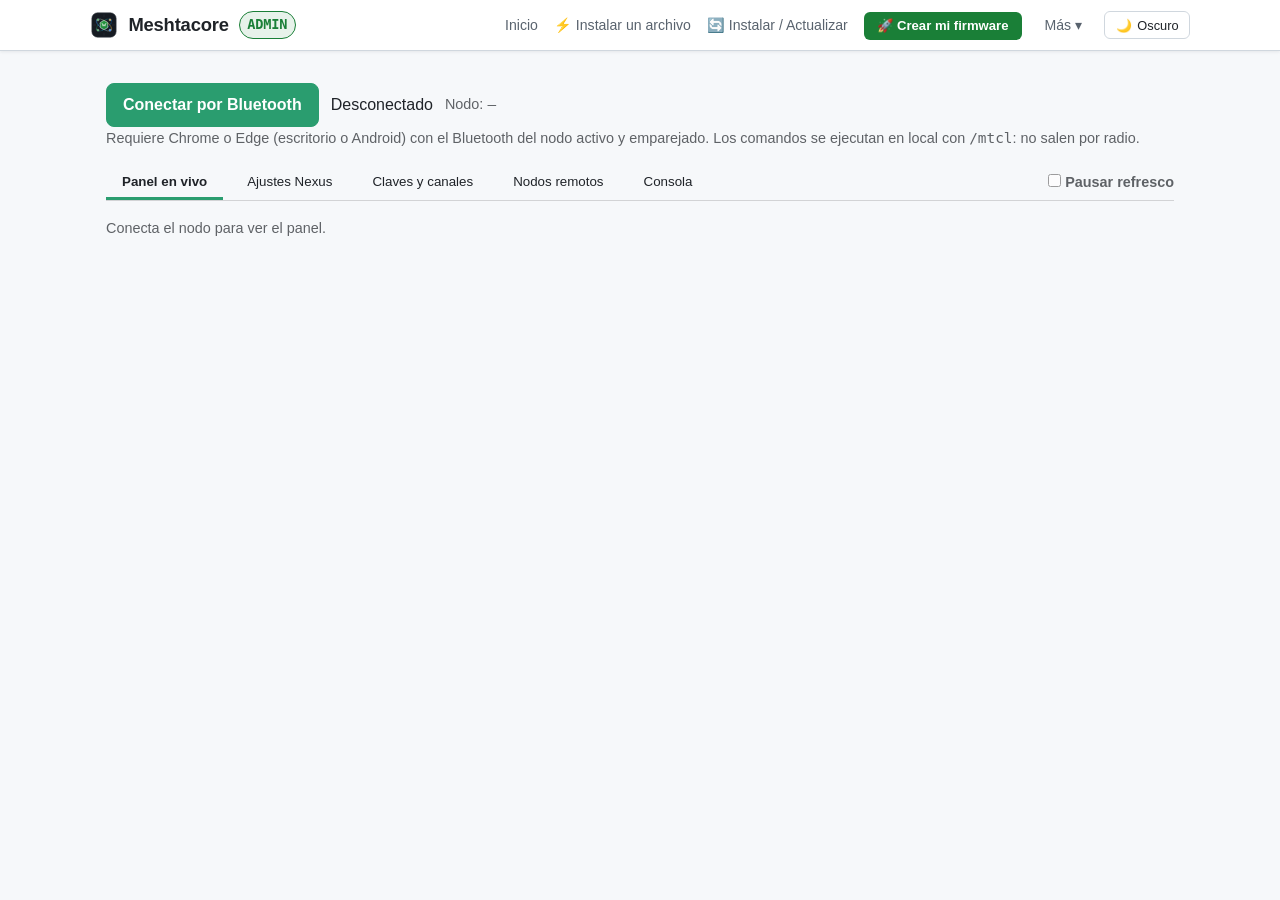
<file: custom_builder_web/admin.html>
<!doctype html>
<html lang="es" data-theme="light">
  <head>
    <meta charset="UTF-8" />
    <meta
      http-equiv="Content-Security-Policy"
      content="default-src 'self'; script-src 'self' 'unsafe-inline' 'wasm-unsafe-eval' https://unpkg.com; style-src 'self' 'unsafe-inline' https://unpkg.com https://fonts.googleapis.com; font-src 'self' https://fonts.gstatic.com; img-src 'self' data: blob: https://*.tile.openstreetmap.org https://unpkg.com; connect-src 'self' https://api.github.com https://github.com https://*.githubusercontent.com https://*.blob.core.windows.net https://ipwho.is; worker-src 'self' blob:; object-src 'none'; base-uri 'self'; form-action 'self' https://github.com"
    />
    <meta name="viewport" content="width=device-width, initial-scale=1.0" />
    <title>Meshtacore - Administración del nodo por Bluetooth</title>
    <link rel="icon" type="image/svg+xml" href="logo.svg" />
    <link rel="stylesheet" href="landing.css?v=7" />
    <link rel="stylesheet" href="admin.css" />
    <script src="theme.js"></script>
  </head>
  <body>
    <header class="site-nav">
      <div class="nav-content">
        <a href="index.html" class="brand-logo">
          <img src="logo.svg" alt="Meshtacore" width="28" height="28" />
          <span>Meshtacore</span>
          <span class="brand-badge">Admin</span>
        </a>
        <nav>
          <ul class="nav-links">
            <li><a href="index.html">Inicio</a></li>
            <li><a href="flasher.html">⚡ Instalar un archivo</a></li>
            <li><a href="update.html">🔄 Instalar / Actualizar</a></li>
            <li>
              <a href="builder.html" class="nav-cta-btn"
                >🚀 Crear mi firmware</a
              >
            </li>
            <li class="nav-more">
              <details>
                <summary>Más</summary>
                <ul class="nav-more-list">
                  <li><a href="docs/index.html">Ayuda y manuales</a></li>
                  <li>
                    <a href="admin.html" class="active"
                      >Administrar por Bluetooth</a
                    >
                  </li>
                  <li>
                    <a
                      href="https://github.com/xejarque/meshtacore-firmware"
                      target="_blank"
                      rel="noopener"
                      >GitHub</a
                    >
                  </li>
                </ul>
              </details>
            </li>
            <li>
              <button
                class="theme-toggle-btn"
                type="button"
                aria-label="Cambiar tema de color"
              >
                🌙 Oscuro
              </button>
            </li>
          </ul>
        </nav>
      </div>
    </header>

    <main class="admin">
      <section class="bar">
        <button id="connect" class="run">Conectar por Bluetooth</button>
        <button id="disconnect" class="when-connected">Desconectar</button>
        <span id="status">Desconectado</span>
        <span class="muted">Nodo: <code id="node">—</code></span>
      </section>
      <section class="bar when-connected capture-bar">
        <button id="capture" class="run">Capturar salidas del nodo</button>
        <button id="download">
          Descargar grabación (<span id="recCount">0</span>)
        </button>
        <span class="muted"
          >Ejecuta solo comandos de lectura y descarga un JSON con las
          respuestas reales.</span
        >
      </section>
      <p class="muted">
        Requiere Chrome o Edge (escritorio o Android) con el Bluetooth del nodo
        activo y emparejado. Los comandos se ejecutan en local con
        <code>/mtcl</code>: no salen por radio.
      </p>

      <nav class="tabs" role="tablist">
        <button role="tab" id="tab-panel" aria-selected="true" data-tab="panel">
          Panel en vivo
        </button>
        <button
          role="tab"
          id="tab-settings"
          aria-selected="false"
          data-tab="settings"
        >
          Ajustes Nexus
        </button>
        <button role="tab" id="tab-keys" aria-selected="false" data-tab="keys">
          Claves y canales
        </button>
        <button
          role="tab"
          id="tab-remote"
          aria-selected="false"
          data-tab="remote"
        >
          Nodos remotos
        </button>
        <button
          role="tab"
          id="tab-console"
          aria-selected="false"
          data-tab="console"
        >
          Consola
        </button>
        <label class="muted pause"
          ><input type="checkbox" id="pause" /> Pausar refresco</label
        >
      </nav>

      <div id="view-panel" class="panel-view">
        <div id="panel" class="cards">
          <p class="muted">Conecta el nodo para ver el panel.</p>
        </div>
      </div>

      <div id="view-settings" class="panel-view" hidden>
        <div id="settings"></div>
      </div>

      <div id="view-keys" class="panel-view" hidden>
        <div id="keys"></div>
      </div>

      <div id="view-remote" class="panel-view" hidden>
        <div id="remote"></div>
      </div>

      <div class="grid" id="view-console" hidden>
        <aside>
          <input id="search" type="search" placeholder="Buscar comando…" />
          <div id="list" class="list"></div>
        </aside>
        <section>
          <div id="detail" class="detail">
            <p class="muted">
              Elige un comando de la lista para ver su ayuda y ejecutarlo.
            </p>
          </div>
          <h3>Registro</h3>
          <div id="log" class="log"></div>
        </section>
      </div>
    </main>
    <script src="vendor/qrcode.js"></script>
    <script type="module" src="admin.js"></script>
  </body>
</html>
</file>
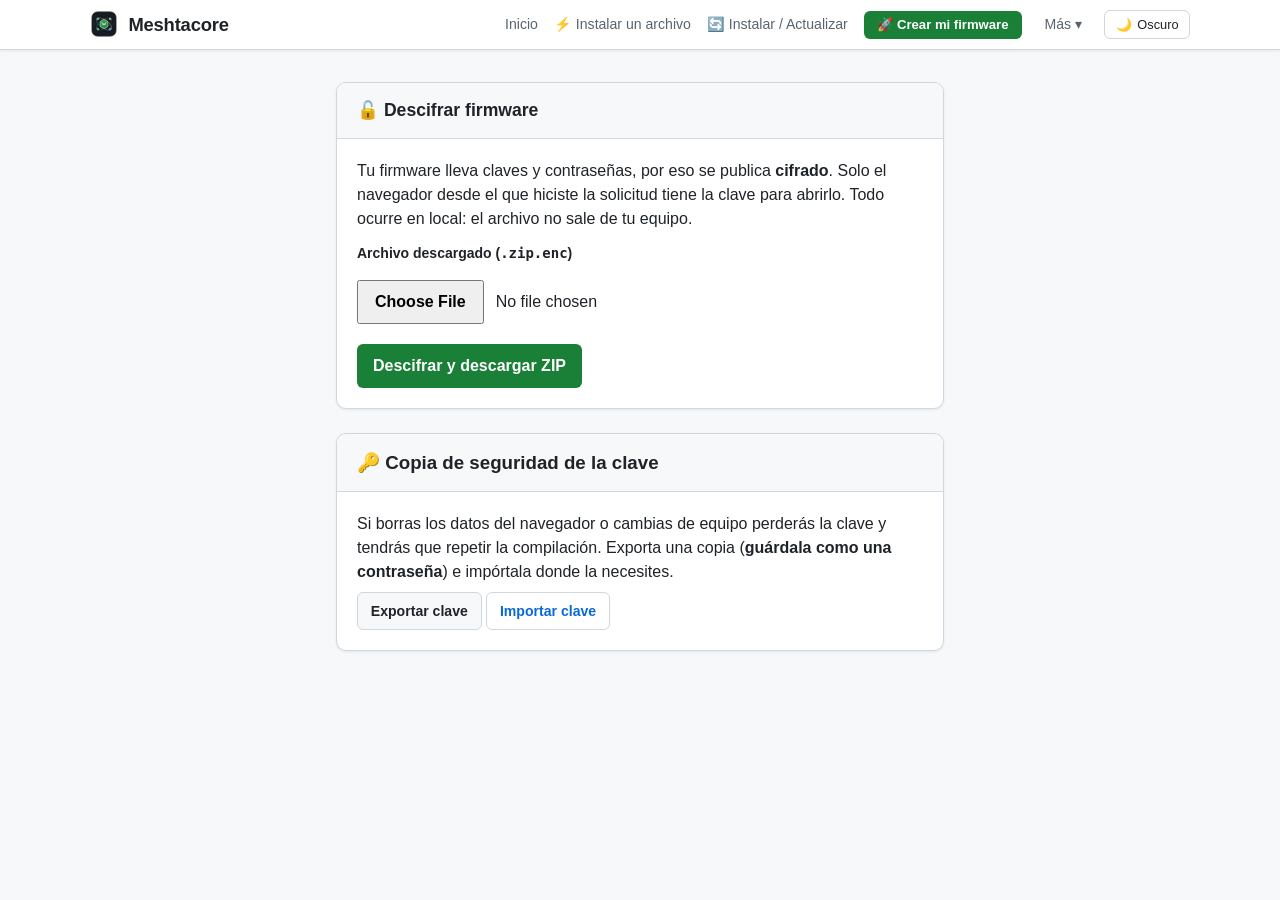
<file: custom_builder_web/decrypt.html>
<!doctype html>
<html lang="es" data-theme="light">
  <head>
    <meta charset="UTF-8" />
    <meta
      http-equiv="Content-Security-Policy"
      content="default-src 'self'; script-src 'self' 'unsafe-inline' 'wasm-unsafe-eval' https://unpkg.com; style-src 'self' 'unsafe-inline' https://unpkg.com https://fonts.googleapis.com; font-src 'self' https://fonts.gstatic.com; img-src 'self' data: blob: https://*.tile.openstreetmap.org https://unpkg.com; connect-src 'self' https://api.github.com https://github.com https://*.githubusercontent.com https://*.blob.core.windows.net https://ipwho.is; worker-src 'self' blob:; object-src 'none'; base-uri 'self'; form-action 'self' https://github.com"
    />
    <meta name="viewport" content="width=device-width, initial-scale=1.0" />
    <title>Meshtacore - Descifrar firmware</title>
    <link rel="icon" type="image/svg+xml" href="logo.svg" />
    <link rel="stylesheet" href="styles.css?v=7" />
    <script src="theme.js"></script>
    <style>
      /* styles.css?v=7 has no status classes: define what this page needs. */
      .dl-panel {
        text-align: center;
        padding: 2rem 1rem;
      }
      .dl-icon {
        font-size: 3.5rem;
        line-height: 1;
        margin-bottom: 0.75rem;
      }
      .dl-title {
        font-size: 1.4rem;
        font-weight: 700;
        margin: 0 0 0.5rem;
      }
      .dl-file {
        display: inline-block;
        margin: 0.25rem 0 1rem;
        word-break: break-all;
      }
      .dl-steps {
        text-align: left;
        max-width: 28rem;
        margin: 1rem auto;
        padding-left: 1.4rem;
      }
      .dl-panel.is-success {
        border-left: 6px solid var(--accent, #1a7f37);
      }
      .dl-panel.is-error {
        border-left: 6px solid #cf222e;
      }
      .spinner {
        width: 3rem;
        height: 3rem;
        margin: 0 auto 1rem;
        border: 4px solid rgba(128, 128, 128, 0.25);
        border-top-color: var(--accent, #1a7f37);
        border-radius: 50%;
        animation: spin 0.9s linear infinite;
      }
      @keyframes spin {
        to {
          transform: rotate(360deg);
        }
      }
      .inline-status {
        margin-top: 0.75rem;
        font-weight: 600;
      }
      .inline-status.is-success {
        color: var(--accent, #1a7f37);
      }
      .inline-status.is-error {
        color: #cf222e;
      }
    </style>
  </head>
  <body>
    <header class="site-nav">
      <div class="nav-content">
        <a href="index.html" class="brand-logo">
          <img
            src="logo.svg"
            alt="Meshtacore Logo"
            class="brand-logo-img"
            width="28"
            height="28"
          />
          <span>Meshtacore</span>
        </a>
        <nav>
          <ul class="nav-links">
            <li><a href="index.html">Inicio</a></li>
            <li><a href="flasher.html">⚡ Instalar un archivo</a></li>
            <li><a href="update.html">🔄 Instalar / Actualizar</a></li>
            <li>
              <a href="builder.html" class="nav-cta-btn"
                >🚀 Crear mi firmware</a
              >
            </li>
            <li class="nav-more">
              <details>
                <summary>Más</summary>
                <ul class="nav-more-list">
                  <li><a href="docs/index.html">Ayuda y manuales</a></li>
                  <li><a href="admin.html">Administrar por Bluetooth</a></li>
                  <li>
                    <a
                      href="https://github.com/xejarque/meshtacore-firmware"
                      target="_blank"
                      rel="noopener"
                      >GitHub</a
                    >
                  </li>
                </ul>
              </details>
            </li>
            <li>
              <button
                class="theme-toggle-btn"
                type="button"
                aria-label="Cambiar tema de color"
              >
                🌙 Oscuro
              </button>
            </li>
          </ul>
        </nav>
      </div>
    </header>

    <main style="max-width: 640px; margin: 2rem auto; padding: 0 1rem">
      <!-- One-step mode (?f=...): a single, unmistakable status panel -->
      <div id="autoCard" class="card hidden" aria-live="polite">
        <div class="card-body dl-panel" id="autoPanel"></div>
      </div>

      <!-- Manual mode: only shown without ?f= or when the automatic download failed -->
      <div id="manualCard" class="card">
        <div class="card-header"><h2>🔓 Descifrar firmware</h2></div>
        <div class="card-body">
          <p>
            Tu firmware lleva claves y contraseñas, por eso se publica
            <strong>cifrado</strong>. Solo el navegador desde el que hiciste la
            solicitud tiene la clave para abrirlo. Todo ocurre en local: el
            archivo no sale de tu equipo.
          </p>

          <label for="encFile" class="mt-3" style="display: block"
            ><strong>Archivo descargado (<code>.zip.enc</code>)</strong></label
          >
          <input type="file" id="encFile" accept=".enc" class="mt-2" />

          <button id="btnDecrypt" type="button" class="btn btn-primary mt-3">
            Descifrar y descargar ZIP
          </button>
          <div id="manualStatus" class="inline-status hidden"></div>
        </div>
      </div>

      <div class="card mt-3">
        <div class="card-header">
          <h3>🔑 Copia de seguridad de la clave</h3>
        </div>
        <div class="card-body">
          <p>
            Si borras los datos del navegador o cambias de equipo perderás la
            clave y tendrás que repetir la compilación. Exporta una copia
            (<strong>guárdala como una contraseña</strong>) e impórtala donde la
            necesites.
          </p>
          <button
            id="btnExportKey"
            type="button"
            class="btn btn-secondary btn-sm mt-2"
          >
            Exportar clave
          </button>
          <button
            id="btnImportKey"
            type="button"
            class="btn btn-outline btn-sm mt-2"
          >
            Importar clave
          </button>
          <input type="file" id="importKeyFile" accept=".json" class="hidden" />
          <div id="keyStatus" class="inline-status hidden"></div>
        </div>
      </div>
    </main>

    <script src="crypto.js"></script>
    <script>
      const REPO_OWNER = "xejarque";
      const REPO_NAME = "meshtacore-firmware";
      const DATA_BRANCH = "custom-builds-data";
      const BASE_TITLE = document.title;

      const DECRYPT_ERROR =
        "No se pudo descifrar: este navegador no tiene la clave de esa compilación " +
        "(¿otro navegador o datos borrados?). Importa la copia de seguridad de la clave e inténtalo de nuevo.";

      const autoCard = document.getElementById("autoCard");
      const autoPanel = document.getElementById("autoPanel");
      const manualCard = document.getElementById("manualCard");

      const byId = (id) => document.getElementById(id);

      function inlineStatus(box, kind, text) {
        box.className = `inline-status is-${kind}`;
        box.textContent = text;
      }

      function download(bytes, filename, type) {
        const url = URL.createObjectURL(new Blob([bytes], { type }));
        const a = Object.assign(document.createElement("a"), {
          href: url,
          download: filename,
        });
        a.click();
        setTimeout(() => URL.revokeObjectURL(url), 10000);
      }

      // ---- One-step panel -------------------------------------------------

      function setPanel(kind, html) {
        autoCard.classList.remove("hidden");
        autoPanel.className = `card-body dl-panel is-${kind}`;
        autoPanel.innerHTML = html;
      }

      const escapeHtml = (text) =>
        text.replace(
          /[&<>"']/g,
          (c) =>
            ({
              "&": "&amp;",
              "<": "&lt;",
              ">": "&gt;",
              '"': "&quot;",
              "'": "&#39;",
            })[c],
        );

      function showLoading() {
        manualCard.classList.add("hidden");
        document.title = `⏳ ${BASE_TITLE}`;
        setPanel(
          "loading",
          `<div class="spinner"></div>
           <p class="dl-title">Descargando y descifrando tu firmware…</p>
           <p>Solo tarda unos segundos.</p>`,
        );
      }

      function showSuccess(zipBytes, zipName) {
        document.title = `✅ Firmware descargado`;
        setPanel(
          "success",
          `<div class="dl-icon">✅</div>
           <p class="dl-title">¡Listo! Tu firmware se ha descargado</p>
           <code class="dl-file">${escapeHtml(zipName)}</code>
           <p>Búscalo en la carpeta de <strong>Descargas</strong> de tu navegador.</p>
           <ol class="dl-steps">
             <li>Abre el <a href="flasher.html">Flasher</a> (Chrome o Edge de escritorio) y elige el <code>.zip</code> tal cual, sin descomprimirlo. También escribe el OTA Loader, necesario para actualizar por Bluetooth.</li>
             <li>Si tu placa es nRF52 puedes, en vez de eso, descomprimir y copiar el <code>.uf2</code> a la unidad que aparece al pulsar dos veces RESET.</li>
           </ol>
           <button id="btnAgain" type="button" class="btn btn-outline btn-sm">
             ¿No lo ves? Descargar de nuevo
           </button>`,
        );
        byId("btnAgain").addEventListener("click", () =>
          download(zipBytes, zipName, "application/zip"),
        );
      }

      function showFailure(message) {
        document.title = `❌ ${BASE_TITLE}`;
        setPanel(
          "error",
          `<div class="dl-icon">❌</div>
           <p class="dl-title">No se pudo completar</p>
           <p>${escapeHtml(message)}</p>
           <p>Puedes probar con el archivo descargado a mano, más abajo.</p>`,
        );
        manualCard.classList.remove("hidden");
      }

      // decrypt.html?f=<bundle>.zip.enc fetches the bundle published by the bot.
      async function autoFetch() {
        const name = new URLSearchParams(location.search).get("f");
        if (!name) return;
        if (!/^[A-Za-z0-9._-]+\.enc$/.test(name)) {
          return showFailure("Nombre de archivo no válido.");
        }
        showLoading();
        let bytes;
        try {
          const res = await fetch(
            `https://raw.githubusercontent.com/${REPO_OWNER}/${REPO_NAME}/${DATA_BRANCH}/${name}`,
          );
          if (!res.ok) throw new Error(res.status);
          bytes = await res.arrayBuffer();
        } catch (err) {
          return showFailure(
            "No se pudo descargar el archivo automáticamente (puede haber caducado). " +
              "Descárgalo a mano desde el enlace del issue.",
          );
        }
        try {
          const zip = await BuildCrypto.decryptBundle(bytes);
          const zipName = name.replace(/\.enc$/, "");
          download(zip, zipName, "application/zip");
          showSuccess(zip, zipName);
        } catch (err) {
          showFailure(DECRYPT_ERROR);
        }
      }

      // ---- Manual mode ------------------------------------------------------

      byId("btnDecrypt").addEventListener("click", async () => {
        const status = byId("manualStatus");
        const file = byId("encFile").files[0];
        if (!file) {
          return inlineStatus(
            status,
            "error",
            "Selecciona primero el archivo .enc descargado.",
          );
        }
        inlineStatus(status, "success", "Descifrando…");
        try {
          const zip = await BuildCrypto.decryptBundle(await file.arrayBuffer());
          const zipName = file.name.replace(/\.enc$/, "");
          download(zip, zipName, "application/zip");
          inlineStatus(
            status,
            "success",
            `✅ Listo: «${zipName}» descargado en tu carpeta de Descargas. Descomprímelo y flashea tu nodo.`,
          );
        } catch (err) {
          inlineStatus(status, "error", DECRYPT_ERROR);
        }
      });

      // ---- Key backup --------------------------------------------------------

      byId("btnExportKey").addEventListener("click", async () => {
        download(
          await BuildCrypto.exportUserKeys(),
          "meshtacore-build-key.json",
          "application/json",
        );
        inlineStatus(
          byId("keyStatus"),
          "success",
          "✅ Clave exportada (meshtacore-build-key.json). Guárdala en un lugar seguro.",
        );
      });

      // Un botón real (no una etiqueta) para que se pueda usar con teclado y lector de pantalla.
      byId("btnImportKey").addEventListener("click", () =>
        byId("importKeyFile").click(),
      );
      byId("importKeyFile").addEventListener("change", async (e) => {
        const status = byId("keyStatus");
        try {
          // Si ya hay una clave en este navegador, sustituirla impide abrir las descargas pendientes con ella.
          if (
            localStorage.getItem("meshtacore.userKeyPair.v1") &&
            !confirm(
              "Ya hay una clave guardada en este navegador. Si la sustituyes, no podrás abrir con ella las descargas que aún no hayas abierto. ¿Has exportado una copia antes y quieres continuar?",
            )
          ) {
            e.target.value = "";
            return;
          }
          await BuildCrypto.importUserKeys(await e.target.files[0].text());
          inlineStatus(status, "success", "✅ Clave importada.");
        } catch (err) {
          inlineStatus(
            status,
            "error",
            `No se pudo importar la clave: ${err.message}`,
          );
        }
      });

      autoFetch();
    </script>
  </body>
</html>
</file>
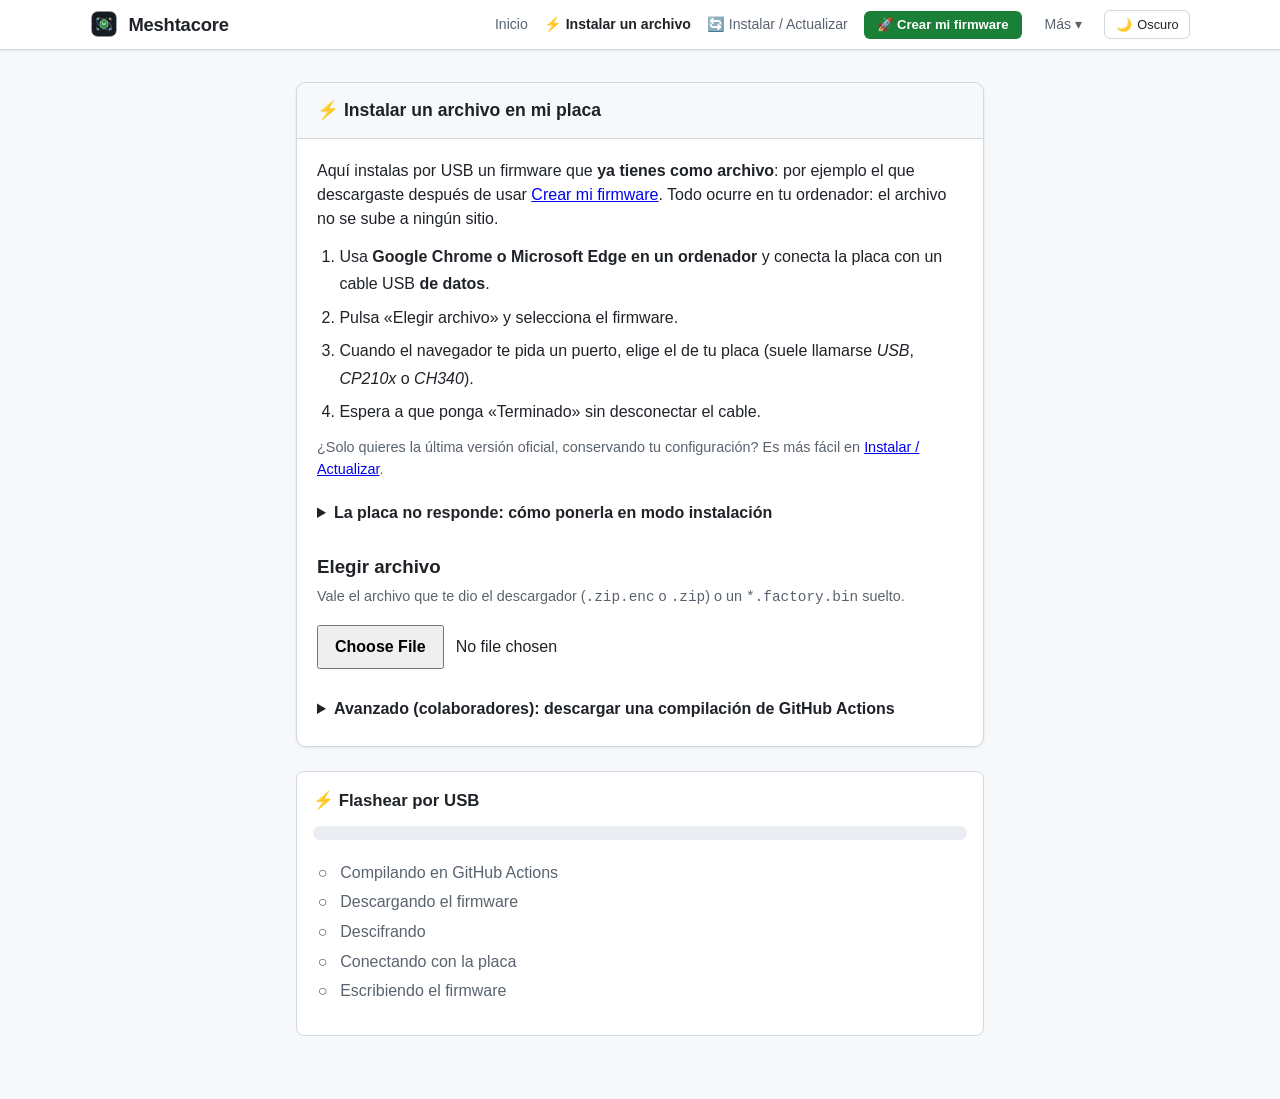
<file: custom_builder_web/flasher.html>
<!doctype html>
<html lang="es" data-theme="light">
  <head>
    <meta charset="UTF-8" />
    <meta
      http-equiv="Content-Security-Policy"
      content="default-src 'self'; script-src 'self' 'unsafe-inline' 'wasm-unsafe-eval' https://unpkg.com; style-src 'self' 'unsafe-inline' https://unpkg.com https://fonts.googleapis.com; font-src 'self' https://fonts.gstatic.com; img-src 'self' data: blob: https://*.tile.openstreetmap.org https://unpkg.com; connect-src 'self' https://api.github.com https://github.com https://*.githubusercontent.com https://*.blob.core.windows.net https://ipwho.is; worker-src 'self' blob:; object-src 'none'; base-uri 'self'; form-action 'self' https://github.com"
    />
    <meta name="viewport" content="width=device-width, initial-scale=1.0" />
    <title>Meshtacore - Flasher</title>
    <link rel="icon" type="image/svg+xml" href="logo.svg" />
    <link rel="stylesheet" href="styles.css?v=7" />
    <link rel="stylesheet" href="flasher.css?v=7" />
    <script src="theme.js"></script>
  </head>
  <body>
    <header class="site-nav">
      <div class="nav-content">
        <a href="index.html" class="brand-logo">
          <img
            src="logo.svg"
            alt="Meshtacore Logo"
            class="brand-logo-img"
            width="28"
            height="28"
          />
          <span>Meshtacore</span>
        </a>
        <nav>
          <ul class="nav-links">
            <li><a href="index.html">Inicio</a></li>
            <li>
              <a href="flasher.html" class="active">⚡ Instalar un archivo</a>
            </li>
            <li><a href="update.html">🔄 Instalar / Actualizar</a></li>
            <li>
              <a href="builder.html" class="nav-cta-btn"
                >🚀 Crear mi firmware</a
              >
            </li>
            <li class="nav-more">
              <details>
                <summary>Más</summary>
                <ul class="nav-more-list">
                  <li><a href="docs/index.html">Ayuda y manuales</a></li>
                  <li><a href="admin.html">Administrar por Bluetooth</a></li>
                  <li>
                    <a
                      href="https://github.com/xejarque/meshtacore-firmware"
                      target="_blank"
                      rel="noopener"
                      >GitHub</a
                    >
                  </li>
                </ul>
              </details>
            </li>
            <li>
              <button
                class="theme-toggle-btn"
                type="button"
                aria-label="Cambiar tema de color"
              >
                🌙 Oscuro
              </button>
            </li>
          </ul>
        </nav>
      </div>
    </header>

    <main style="max-width: 720px; margin: 2rem auto; padding: 0 1rem">
      <div class="card">
        <div class="card-header">
          <h2>⚡ Instalar un archivo en mi placa</h2>
        </div>
        <div class="card-body">
          <p>
            Aquí instalas por USB un firmware que
            <strong>ya tienes como archivo</strong>: por ejemplo el que
            descargaste después de usar
            <a href="builder.html">Crear mi firmware</a>. Todo ocurre en tu
            ordenador: el archivo no se sube a ningún sitio.
          </p>
          <ol class="steps-simple">
            <li>
              Usa
              <strong>Google Chrome o Microsoft Edge en un ordenador</strong> y
              conecta la placa con un cable USB <strong>de datos</strong>.
            </li>
            <li>Pulsa «Elegir archivo» y selecciona el firmware.</li>
            <li>
              Cuando el navegador te pida un puerto, elige el de tu placa (suele
              llamarse <em>USB</em>, <em>CP210x</em> o <em>CH340</em>).
            </li>
            <li>Espera a que ponga «Terminado» sin desconectar el cable.</li>
          </ol>
          <p class="helper-text">
            ¿Solo quieres la última versión oficial, conservando tu
            configuración? Es más fácil en
            <a href="update.html">Instalar / Actualizar</a>.
          </p>
          <details class="mt-2">
            <summary>
              La placa no responde: cómo ponerla en modo instalación
            </summary>
            <ol class="steps-simple">
              <li>
                <strong>Placas ESP32</strong> (Heltec, T-Beam, Station…): mantén
                pulsado el botón <strong>BOOT</strong> (o PRG), pulsa una vez
                <strong>RESET</strong>, suelta BOOT y vuelve a intentarlo.
              </li>
              <li>
                <strong>Placas nRF52</strong> (RAK4631, T114, T-Echo, T1000-E…):
                pulsa dos veces seguidas y rápido el botón
                <strong>RESET</strong>. Aparecerá una unidad USB nueva.
              </li>
              <li>
                Si sigue sin funcionar, prueba otro cable USB y otro puerto del
                ordenador.
              </li>
            </ol>
          </details>

          <h3>Elegir archivo</h3>
          <p class="helper-text">
            Vale el archivo que te dio el descargador (<code>.zip.enc</code> o
            <code>.zip</code>) o un <code>*.factory.bin</code> suelto.
          </p>
          <input
            type="file"
            id="bundleFile"
            accept=".enc,.zip,.bin"
            class="mt-2"
          />

          <details class="mt-3">
            <summary>
              Avanzado (colaboradores): descargar una compilación de GitHub
              Actions
            </summary>
            <p class="helper-text">
              Descarga el firmware directamente. Necesita un token con permiso
              de lectura de Actions (el mismo del builder).
            </p>
            <input
              type="password"
              id="token"
              class="form-control flasher-field"
              placeholder="GitHub Personal Access Token"
              autocomplete="off"
            />
            <input
              type="text"
              id="runId"
              class="form-control flasher-field mt-2"
              placeholder="ID del run (el número al final de la URL de la ejecución)"
              inputmode="numeric"
            />
            <button
              id="btnRun"
              type="button"
              class="btn btn-primary btn-lg mt-2"
            >
              Descargar y preparar
            </button>
          </details>
        </div>
      </div>

      <div id="flasherPanel"></div>
    </main>

    <script src="crypto.js"></script>
    <script type="module">
      import { mountFlasher } from "./flasher-panel.js";
      import {
        REPO,
        decrypt,
        getStoredToken,
        storeToken,
      } from "./flasher-env.js";

      const tokenInput = document.getElementById("token");
      tokenInput.value = getStoredToken();

      const flasher = mountFlasher(document.getElementById("flasherPanel"), {
        repo: REPO,
        getToken: () => tokenInput.value.trim(),
        decrypt,
      });

      document
        .getElementById("bundleFile")
        .addEventListener("change", (event) => {
          const file = event.target.files[0];
          if (file) flasher.loadFile(file);
        });

      document.getElementById("btnRun").addEventListener("click", () => {
        storeToken(tokenInput.value);
        flasher.loadRun(document.getElementById("runId").value.trim());
      });
    </script>
    <script src="compat.js"></script>
  </body>
</html>
</file>
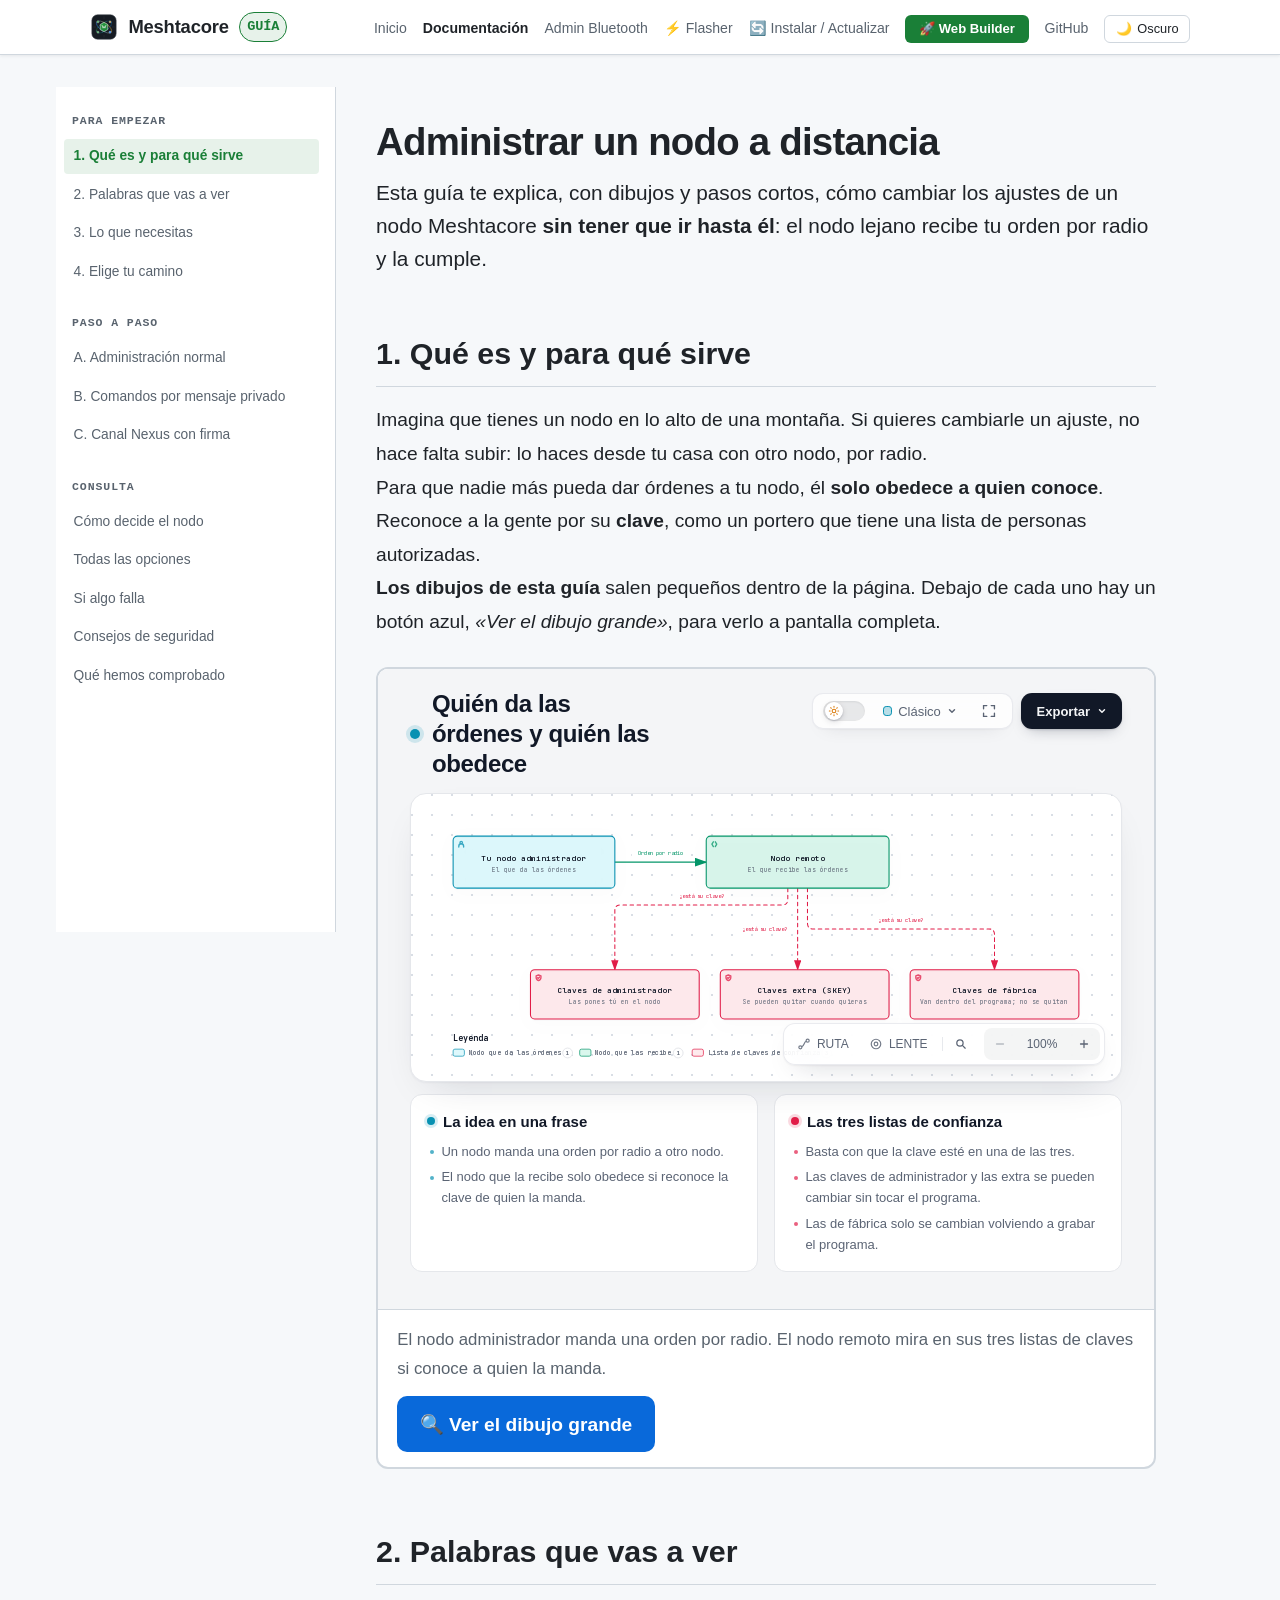
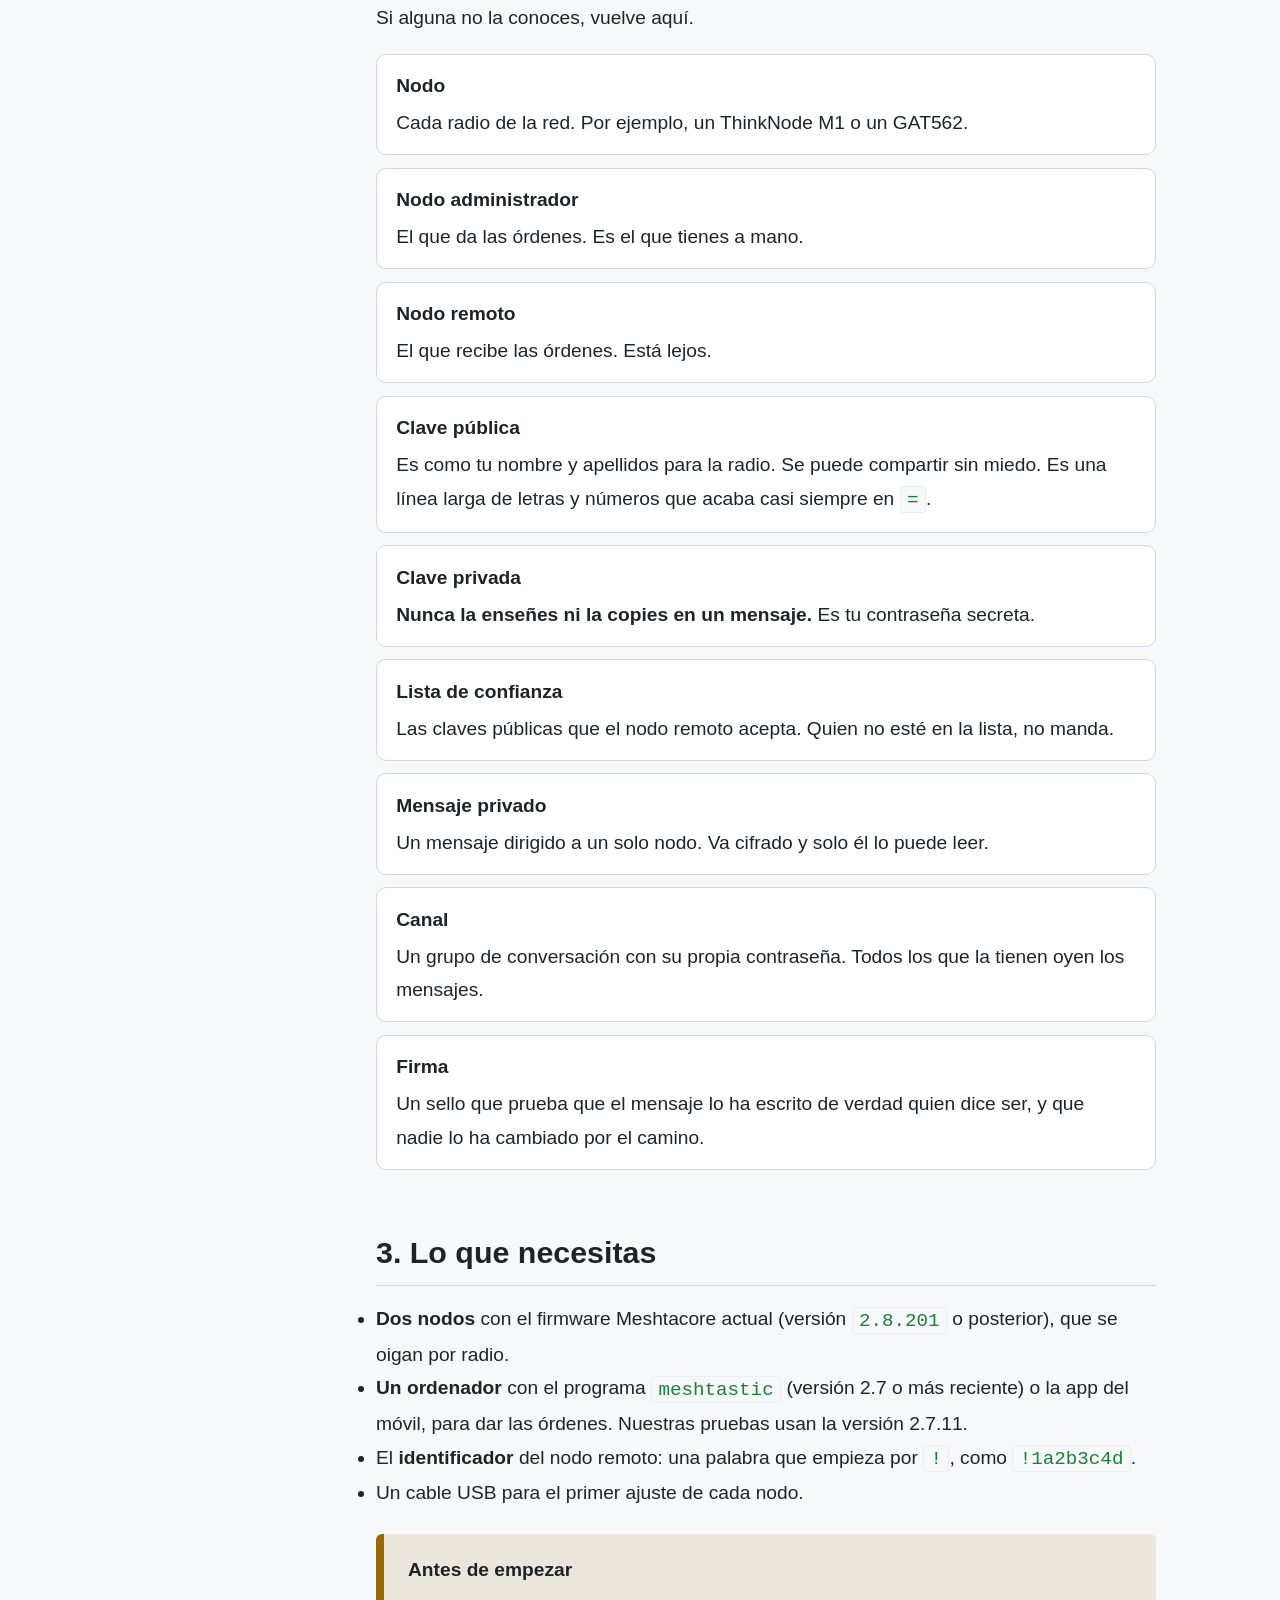
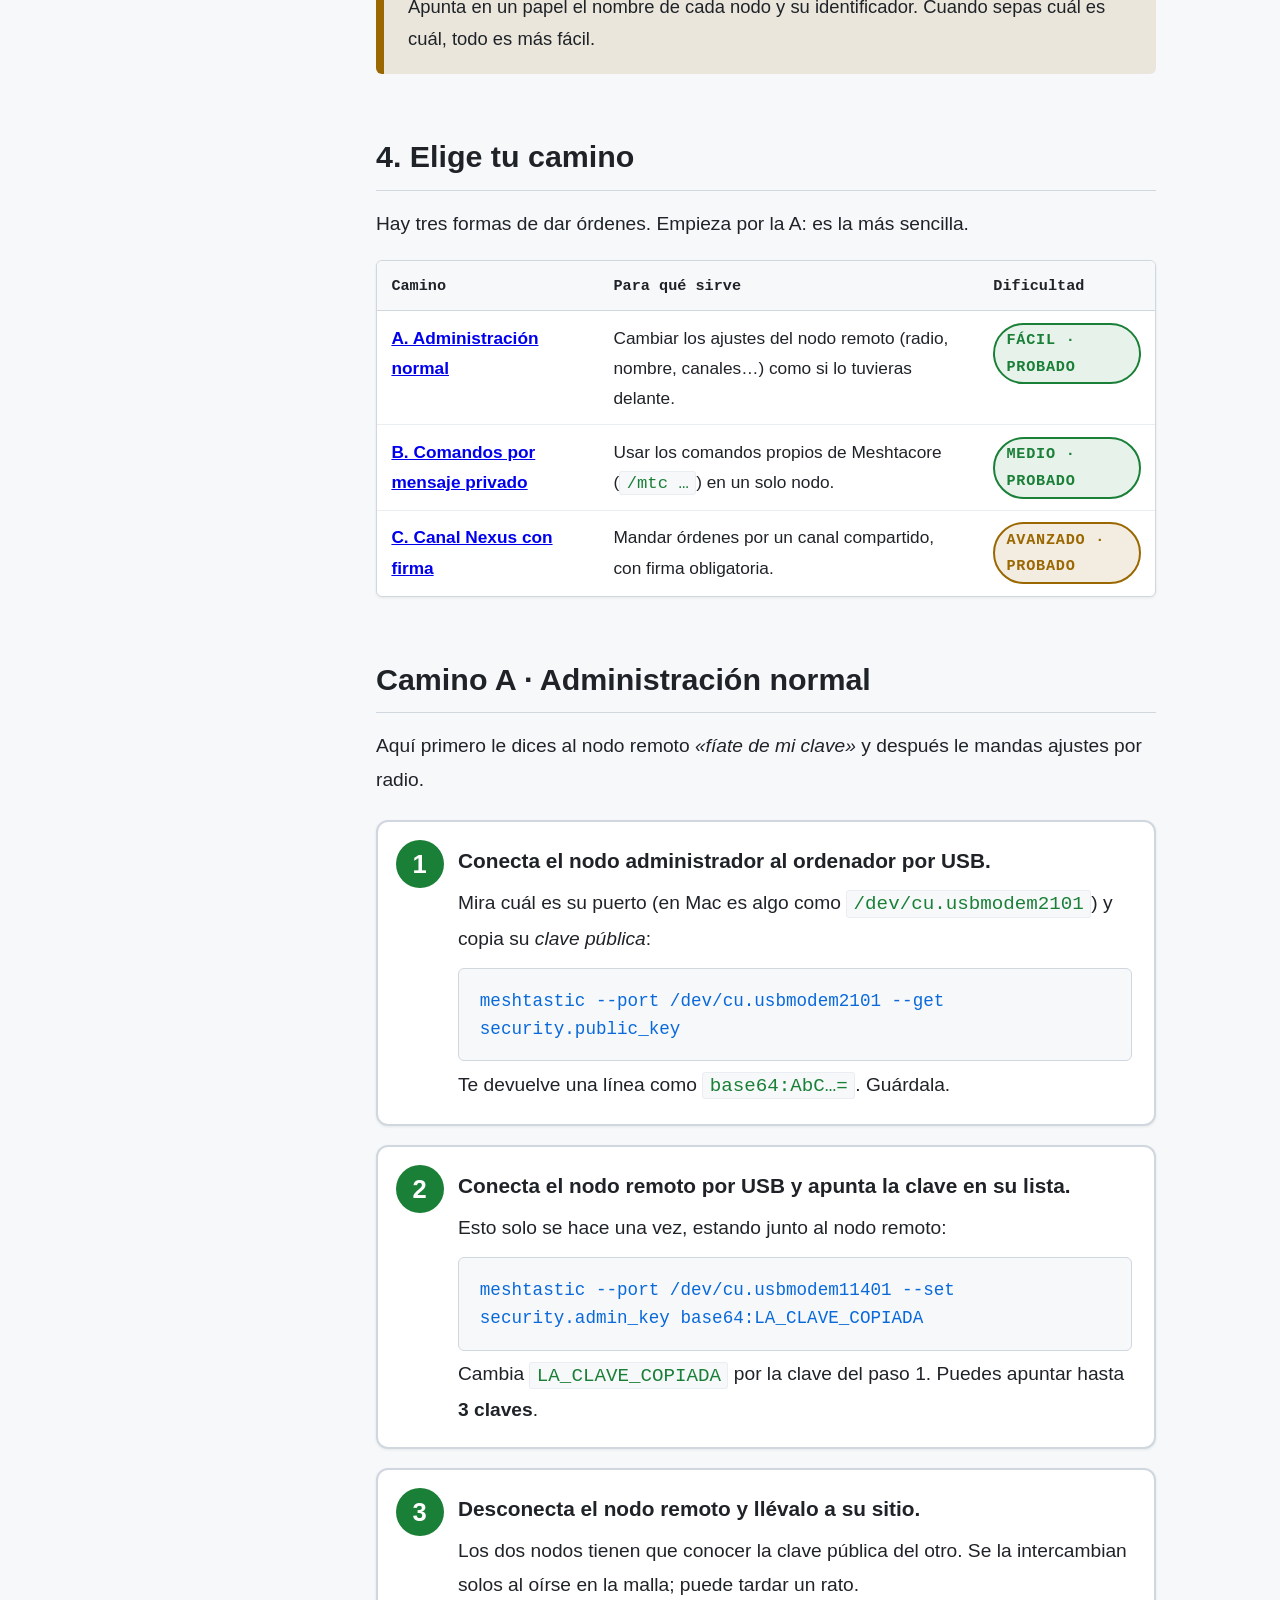
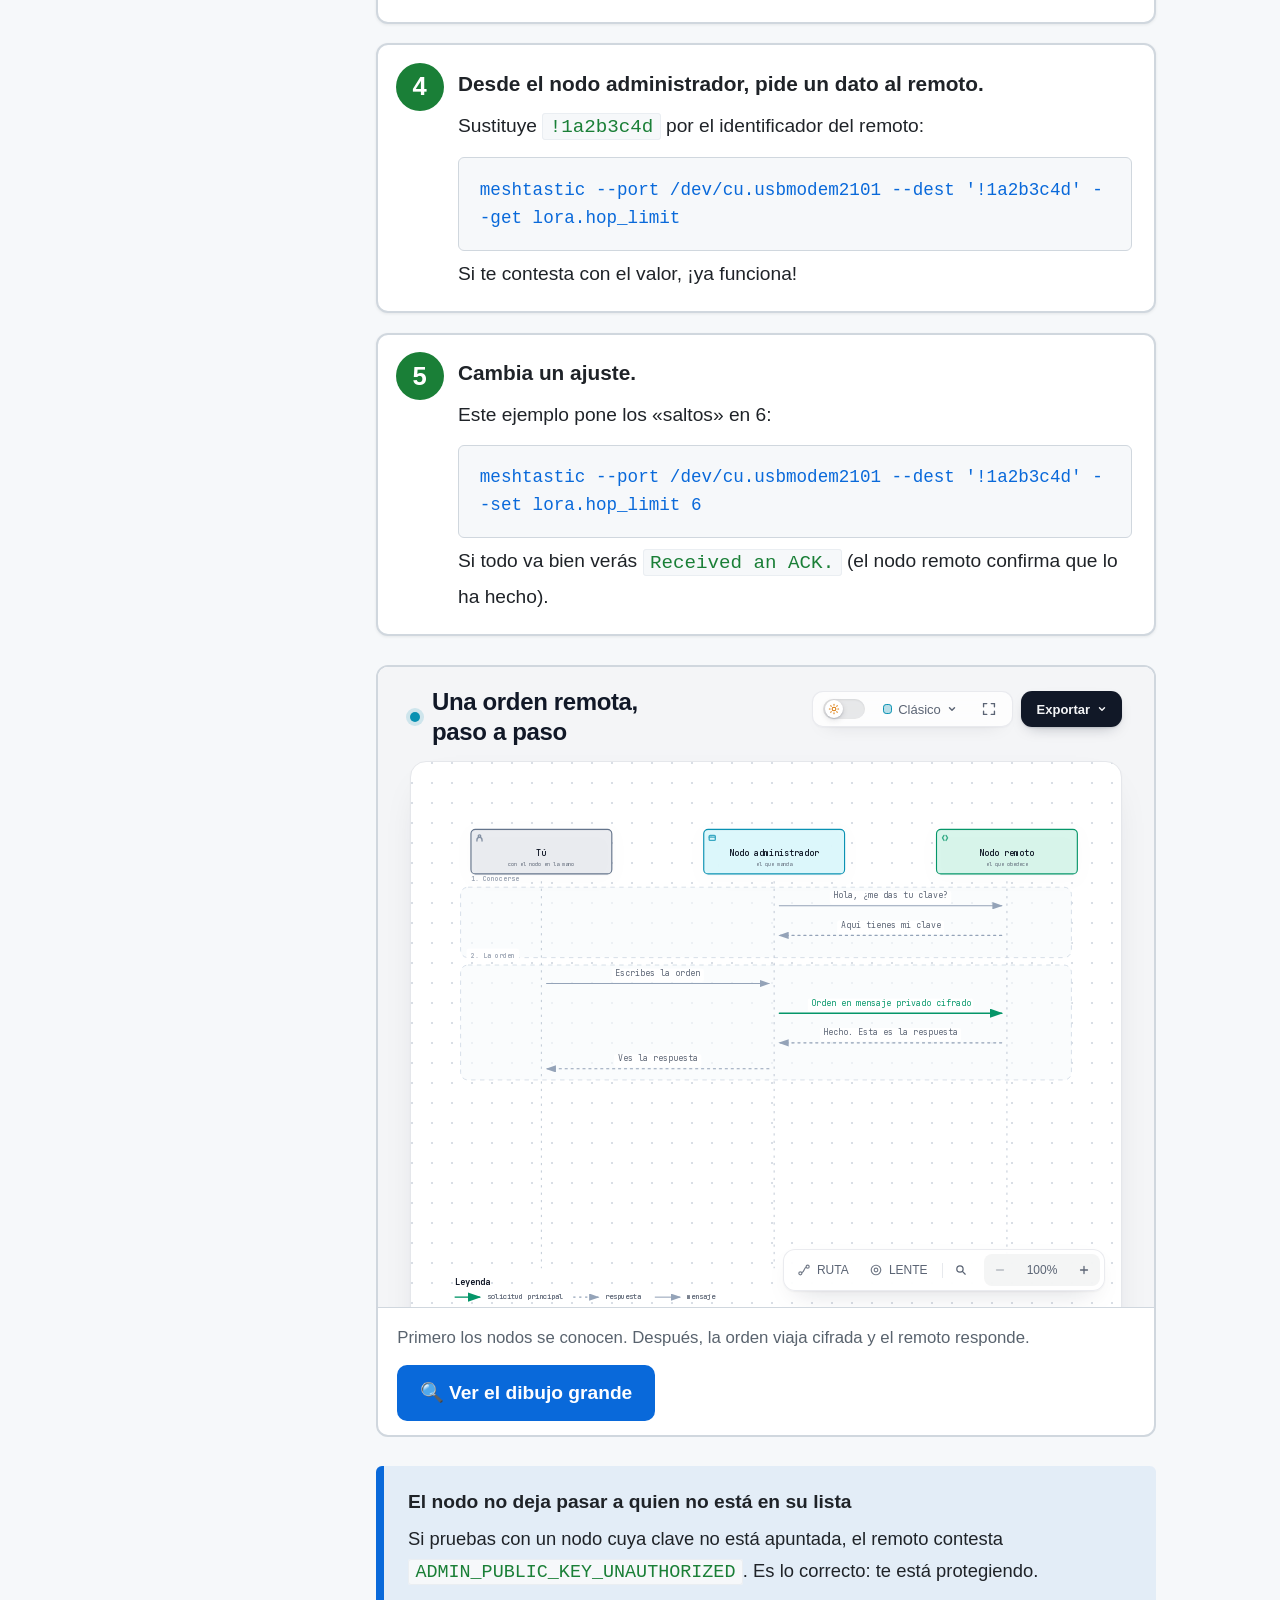
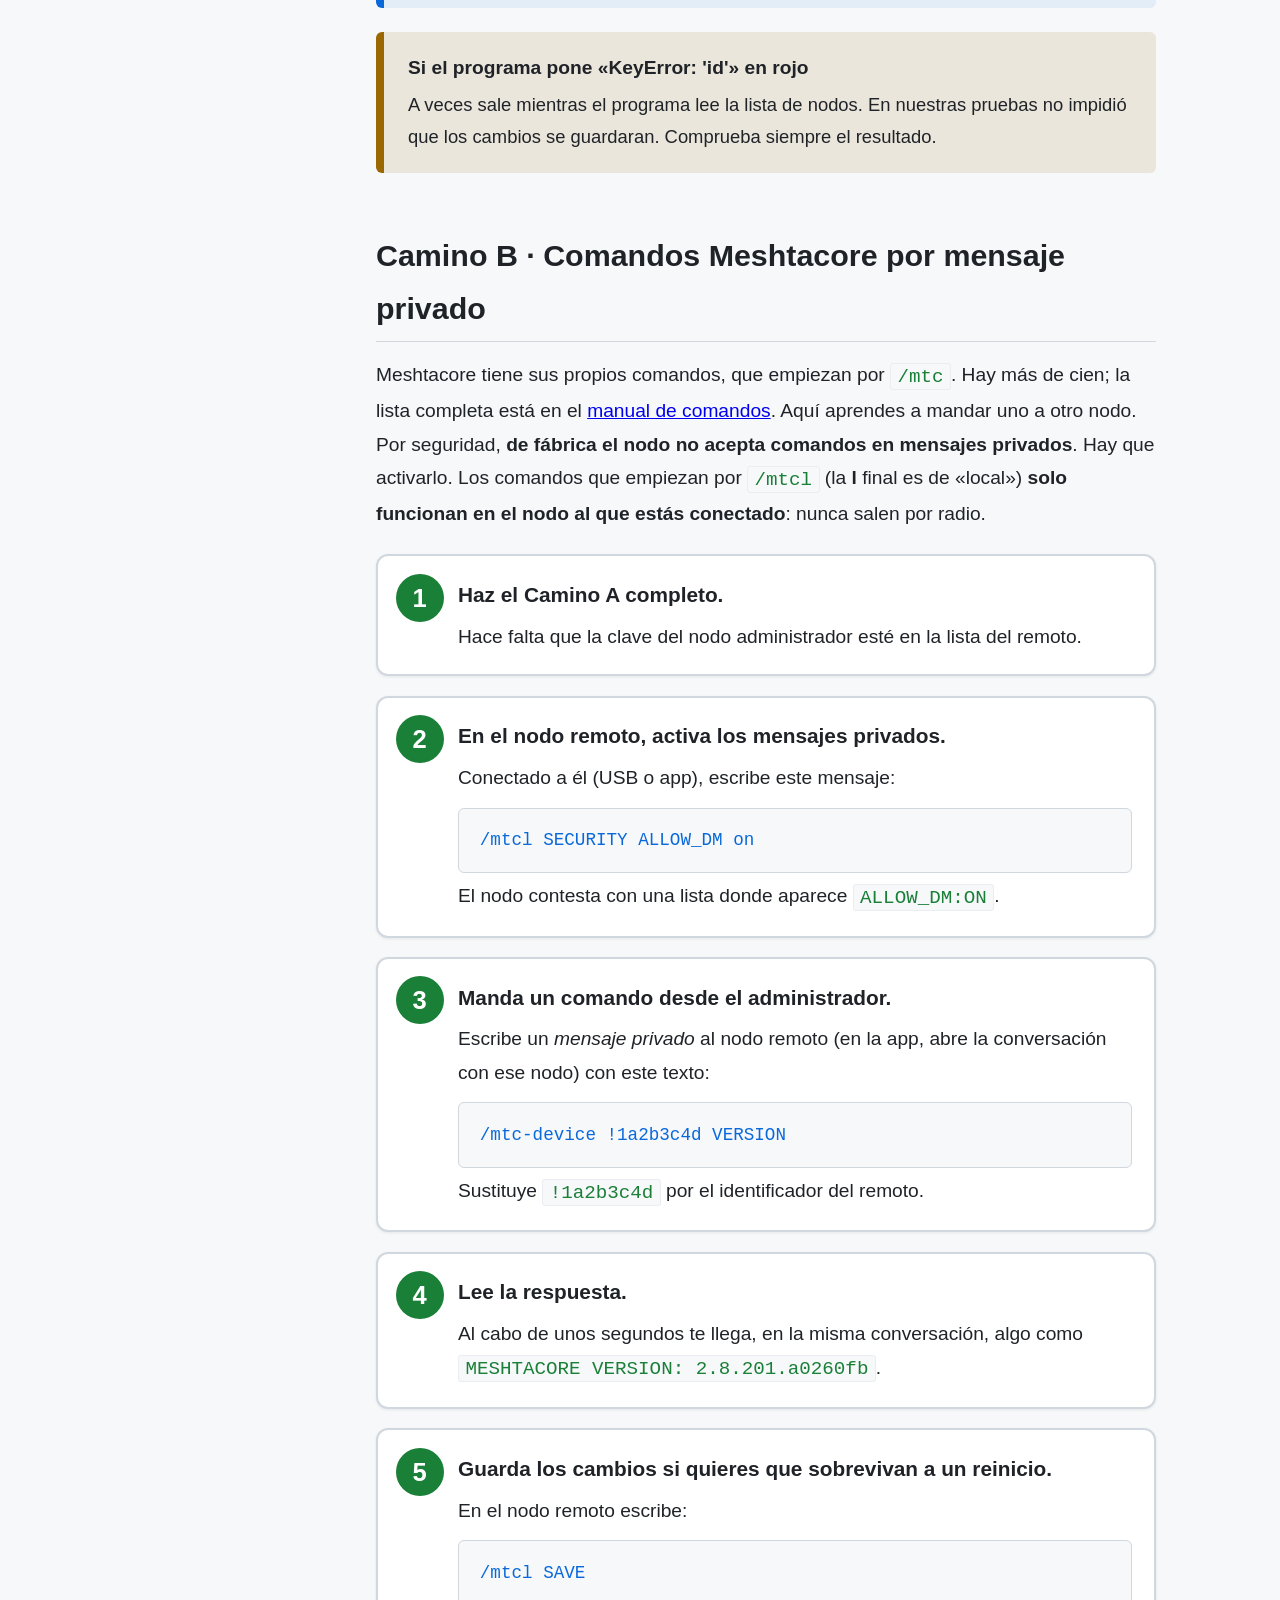
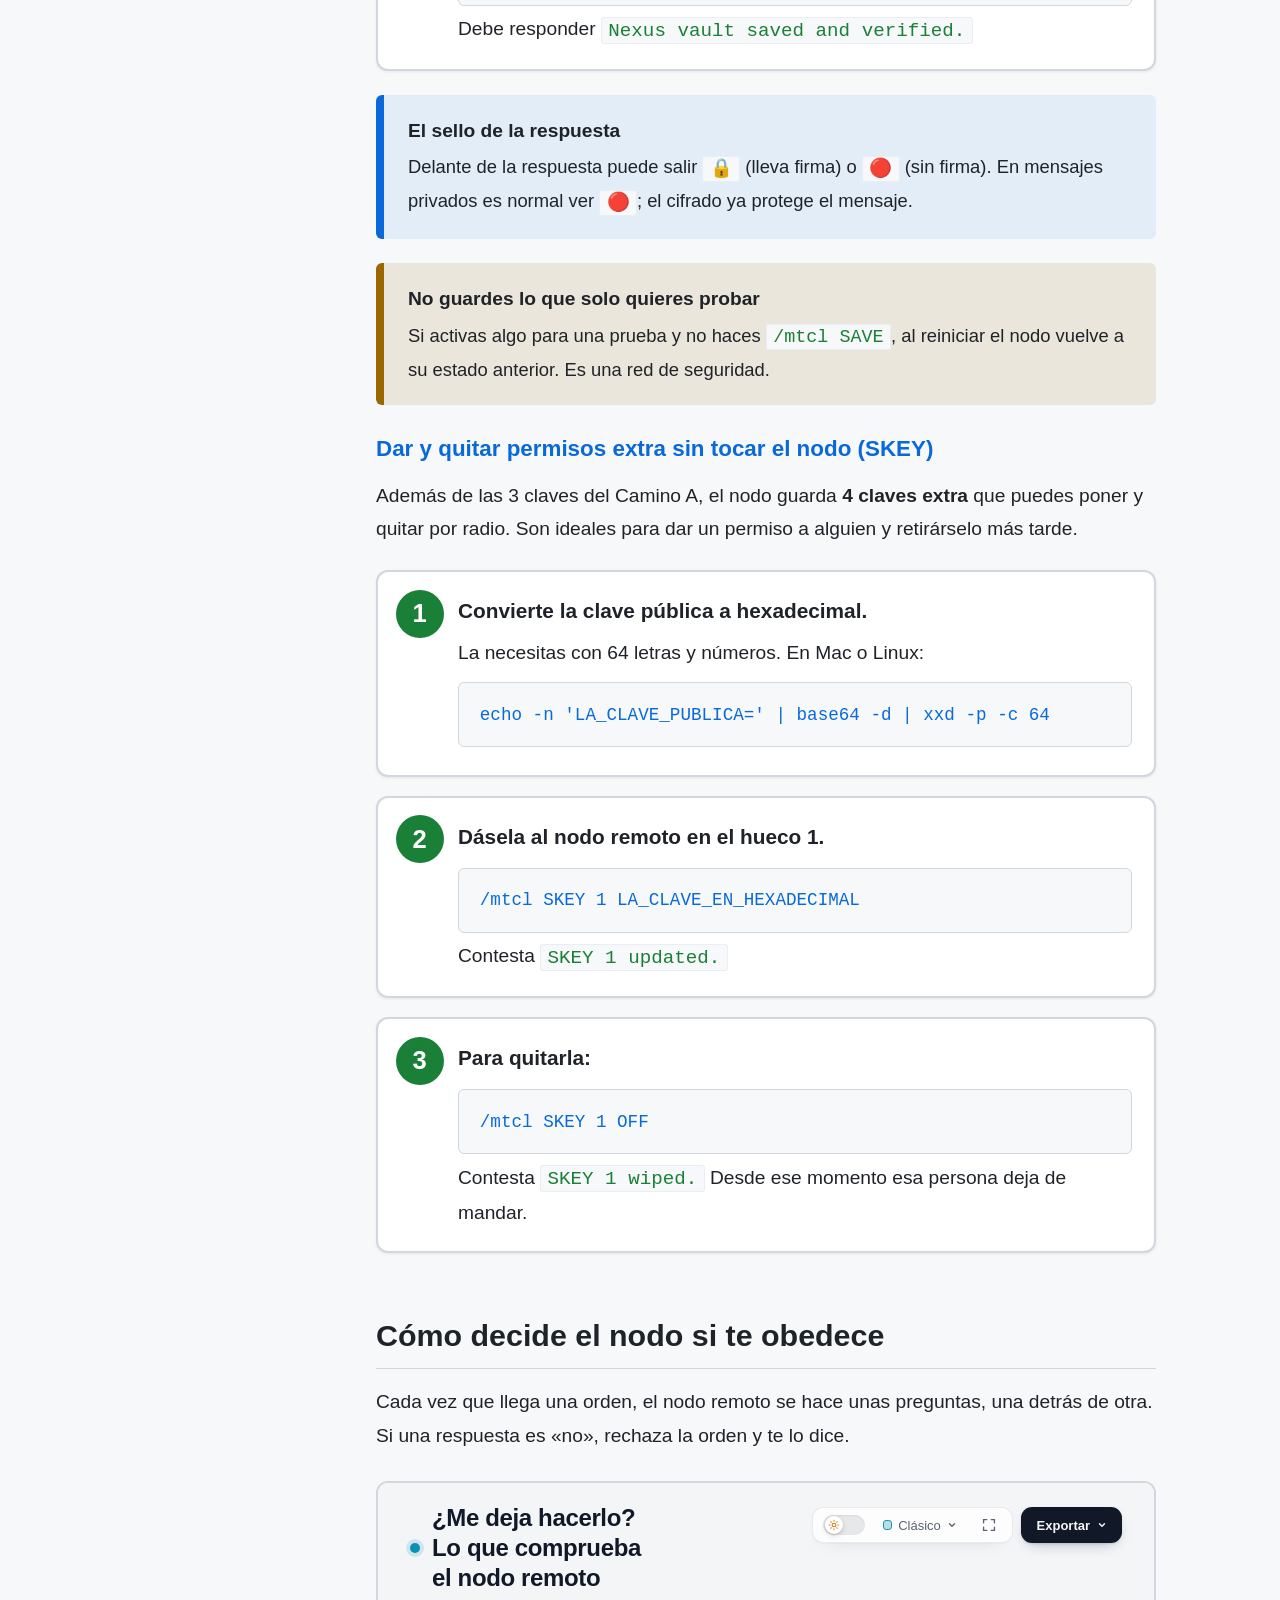
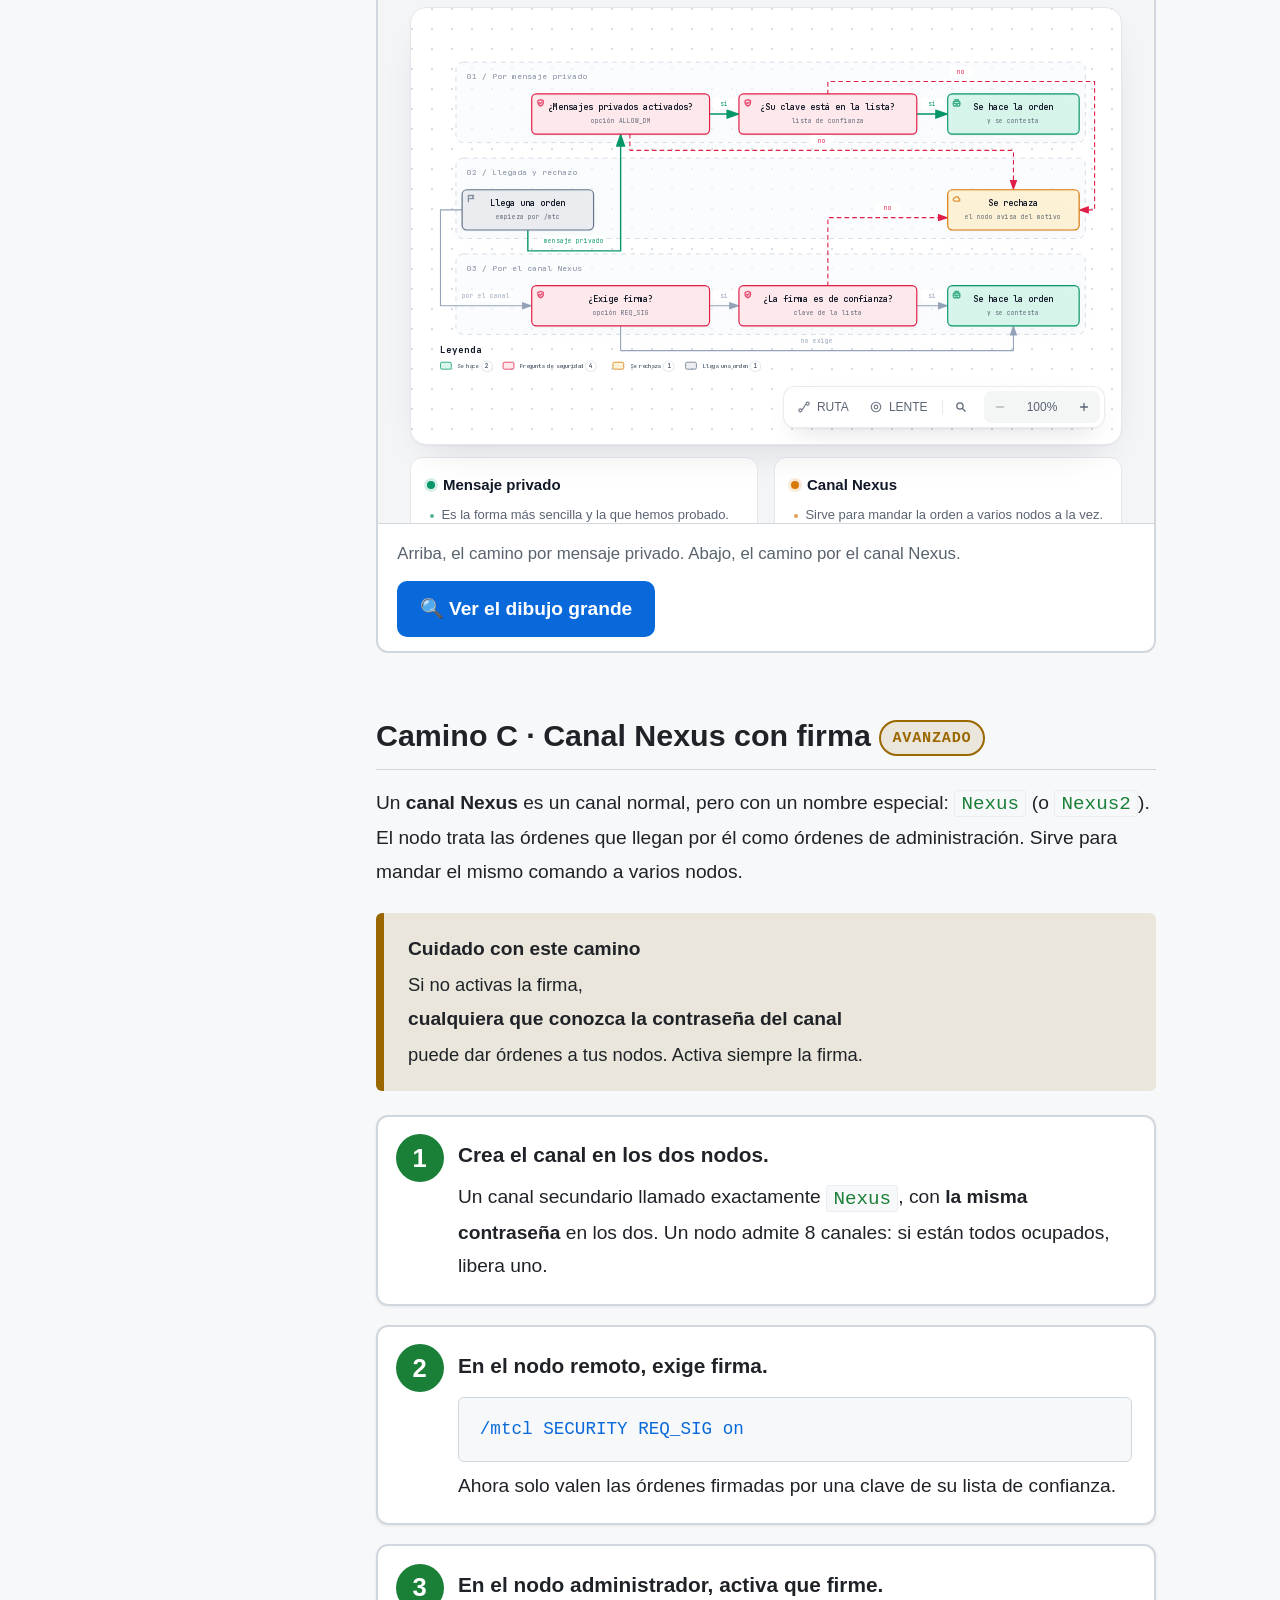
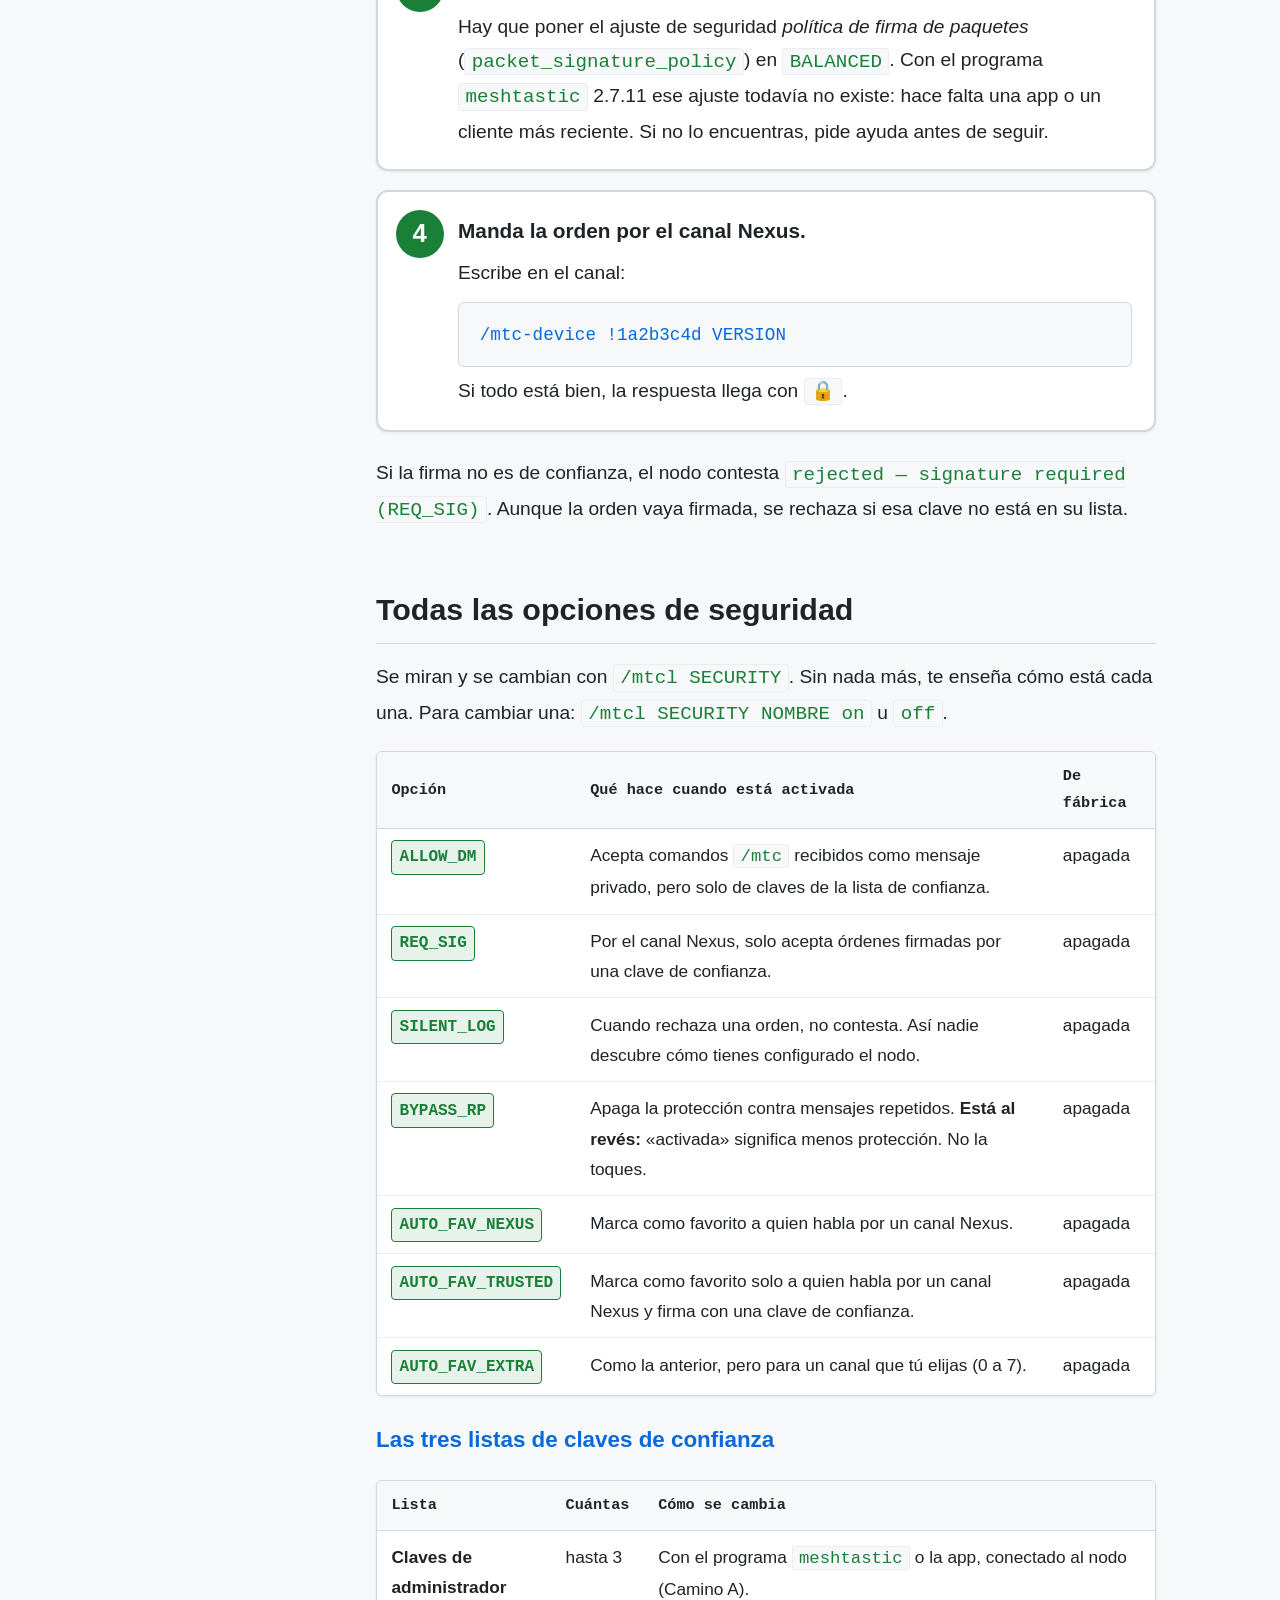
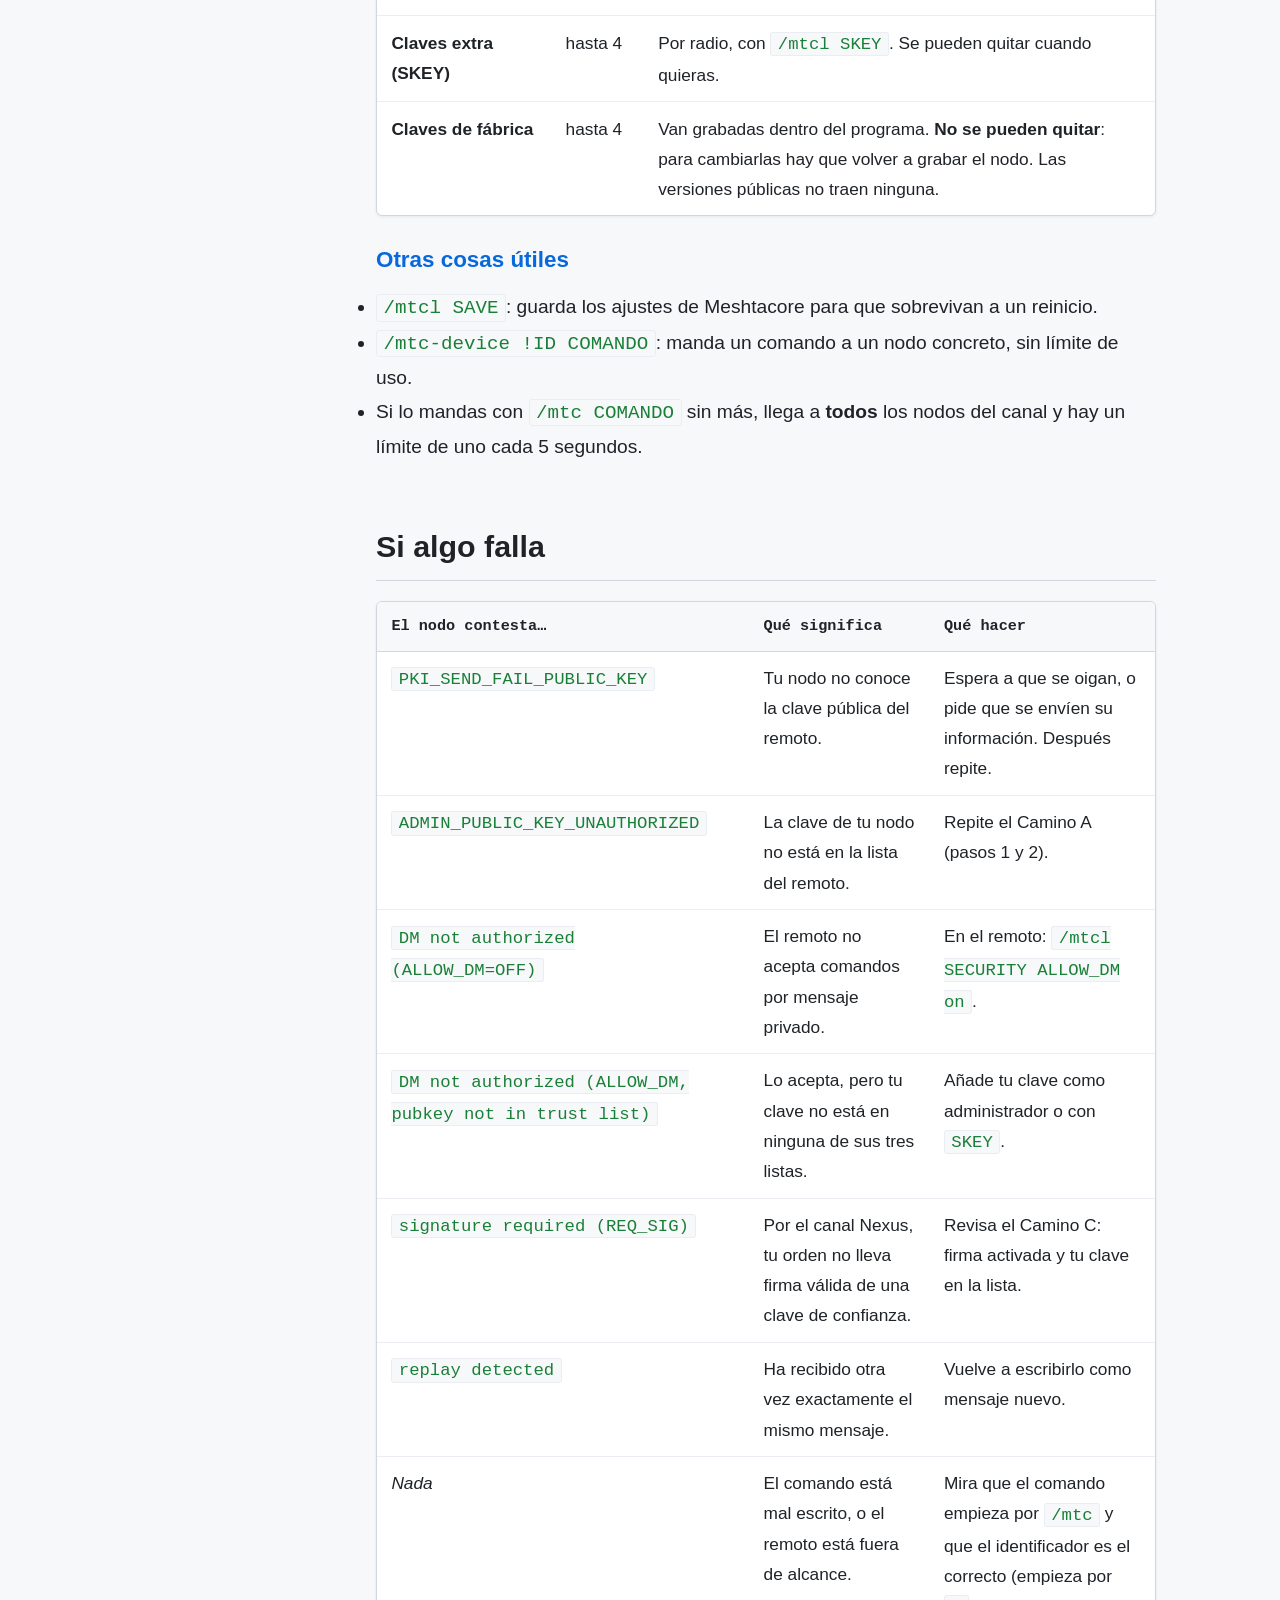
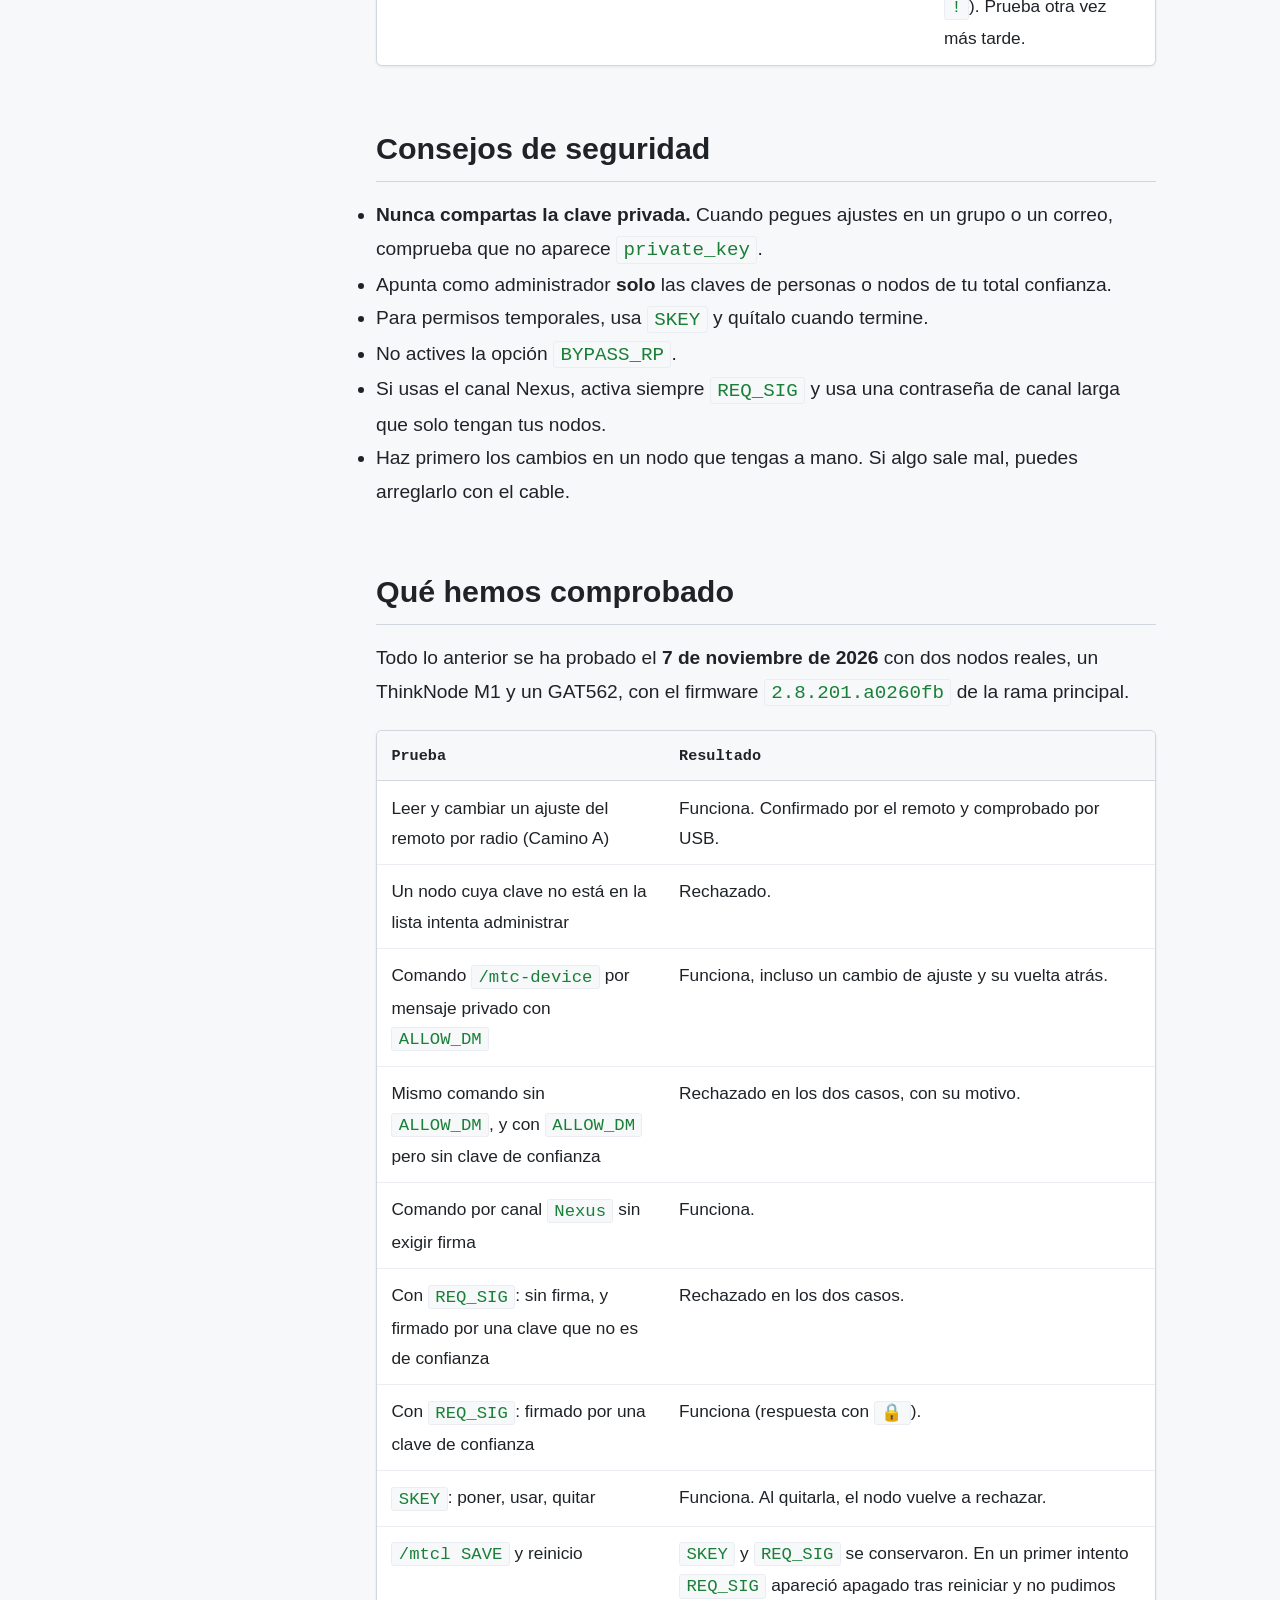
<file: custom_builder_web/docs/administracion-remota.html>
<!doctype html>
<html lang="es" data-theme="light">
  <head>
    <meta charset="UTF-8" />
    <meta name="viewport" content="width=device-width, initial-scale=1.0" />
    <title>Administración remota paso a paso | Meshtacore</title>
    <meta
      name="description"
      content="Guía sencilla y con dibujos para administrar un nodo Meshtacore a distancia, por radio: claves, mensajes privados, canal Nexus, opciones de seguridad y solución de errores."
    />
    <link rel="icon" type="image/svg+xml" href="../logo.svg" />
    <link rel="stylesheet" href="docs.css" />
    <link rel="stylesheet" href="tutorial.css" />
    <script src="../theme.js"></script>
  </head>
  <body class="tutorial">
    <header class="site-nav docs-nav">
      <div class="nav-content docs-nav-content">
        <a href="../index.html" class="brand-logo">
          <img
            src="../logo.svg"
            alt="Meshtacore"
            class="brand-logo-img"
            width="28"
            height="28"
          />
          <span>Meshtacore</span>
          <span class="brand-badge">Guía</span>
        </a>
        <nav>
          <ul class="nav-links">
            <li><a href="../index.html">Inicio</a></li>
            <li><a href="index.html" class="active">Documentación</a></li>
            <li><a href="../admin.html">Admin Bluetooth</a></li>
            <li><a href="../flasher.html">⚡ Flasher</a></li>
            <li><a href="../update.html">🔄 Instalar / Actualizar</a></li>
            <li><a href="../builder.html" class="nav-cta-btn">🚀 Web Builder</a></li>
            <li>
              <a
                href="https://github.com/xejarque/meshtacore-firmware"
                target="_blank"
                rel="noopener"
                >GitHub</a
              >
            </li>
            <li>
              <button
                class="theme-toggle-btn"
                type="button"
                aria-label="Cambiar tema de color"
              >
                🌙 Oscuro
              </button>
            </li>
          </ul>
        </nav>
      </div>
    </header>

    <div class="docs-layout">
      <aside class="docs-sidebar" aria-label="Índice de la guía">
        <div class="sidebar-category">
          <div class="sidebar-cat-title">Para empezar</div>
          <ul class="sidebar-menu">
            <li><a href="#que-es">1. Qué es y para qué sirve</a></li>
            <li><a href="#palabras">2. Palabras que vas a ver</a></li>
            <li><a href="#necesitas">3. Lo que necesitas</a></li>
            <li><a href="#caminos">4. Elige tu camino</a></li>
          </ul>
        </div>
        <div class="sidebar-category">
          <div class="sidebar-cat-title">Paso a paso</div>
          <ul class="sidebar-menu">
            <li><a href="#camino-a">A. Administración normal</a></li>
            <li><a href="#camino-b">B. Comandos por mensaje privado</a></li>
            <li><a href="#camino-c">C. Canal Nexus con firma</a></li>
          </ul>
        </div>
        <div class="sidebar-category">
          <div class="sidebar-cat-title">Consulta</div>
          <ul class="sidebar-menu">
            <li><a href="#decision">Cómo decide el nodo</a></li>
            <li><a href="#opciones">Todas las opciones</a></li>
            <li><a href="#errores">Si algo falla</a></li>
            <li><a href="#seguridad">Consejos de seguridad</a></li>
            <li><a href="#probado">Qué hemos comprobado</a></li>
          </ul>
        </div>
      </aside>

      <main class="docs-main">
        <!-- 1 -->
        <section class="docs-section" id="que-es">
          <h1>Administrar un nodo a distancia</h1>
          <p class="docs-lead">
            Esta guía te explica, con dibujos y pasos cortos, cómo cambiar los
            ajustes de un nodo Meshtacore
            <strong>sin tener que ir hasta él</strong>: el nodo lejano recibe tu
            orden por radio y la cumple.
          </p>

          <h2>1. Qué es y para qué sirve</h2>
          <p>
            Imagina que tienes un nodo en lo alto de una montaña. Si quieres
            cambiarle un ajuste, no hace falta subir: lo haces desde tu casa con
            otro nodo, por radio.
          </p>
          <p>
            Para que nadie más pueda dar órdenes a tu nodo, él
            <strong>solo obedece a quien conoce</strong>. Reconoce a la gente
            por su <strong>clave</strong>, como un portero que tiene una lista
            de personas autorizadas.
          </p>

          <p>
            <strong>Los dibujos de esta guía</strong> salen pequeños dentro de
            la página. Debajo de cada uno hay un botón azul,
            <em>«Ver el dibujo grande»</em>, para verlo a pantalla completa.
          </p>

          <figure class="diagram">
            <iframe
              src="diagramas/mapa.html"
              title="Dibujo: quién da las órdenes y quién las obedece"
              loading="lazy"
            ></iframe>
            <figcaption>
              El nodo administrador manda una orden por radio. El nodo remoto
              mira en sus tres listas de claves si conoce a quien la manda.
              <a href="diagramas/mapa.html" target="_blank" rel="noopener"
                >🔍 Ver el dibujo grande</a
              >
            </figcaption>
          </figure>
        </section>

        <!-- 2 -->
        <section class="docs-section" id="palabras">
          <h2>2. Palabras que vas a ver</h2>
          <p>Si alguna no la conoces, vuelve aquí.</p>
          <dl class="glossary">
            <div>
              <dt>Nodo</dt>
              <dd>
                Cada radio de la red. Por ejemplo, un ThinkNode M1 o un GAT562.
              </dd>
            </div>
            <div>
              <dt>Nodo administrador</dt>
              <dd>El que da las órdenes. Es el que tienes a mano.</dd>
            </div>
            <div>
              <dt>Nodo remoto</dt>
              <dd>El que recibe las órdenes. Está lejos.</dd>
            </div>
            <div>
              <dt>Clave pública</dt>
              <dd>
                Es como tu nombre y apellidos para la radio. Se puede compartir
                sin miedo. Es una línea larga de letras y números que acaba casi
                siempre en <code>=</code>.
              </dd>
            </div>
            <div>
              <dt>Clave privada</dt>
              <dd>
                <strong>Nunca la enseñes ni la copies en un mensaje.</strong> Es
                tu contraseña secreta.
              </dd>
            </div>
            <div>
              <dt>Lista de confianza</dt>
              <dd>
                Las claves públicas que el nodo remoto acepta. Quien no esté en
                la lista, no manda.
              </dd>
            </div>
            <div>
              <dt>Mensaje privado</dt>
              <dd>
                Un mensaje dirigido a un solo nodo. Va cifrado y solo él lo
                puede leer.
              </dd>
            </div>
            <div>
              <dt>Canal</dt>
              <dd>
                Un grupo de conversación con su propia contraseña. Todos los que
                la tienen oyen los mensajes.
              </dd>
            </div>
            <div>
              <dt>Firma</dt>
              <dd>
                Un sello que prueba que el mensaje lo ha escrito de verdad quien
                dice ser, y que nadie lo ha cambiado por el camino.
              </dd>
            </div>
          </dl>
        </section>

        <!-- 3 -->
        <section class="docs-section" id="necesitas">
          <h2>3. Lo que necesitas</h2>
          <ul>
            <li>
              <strong>Dos nodos</strong> con el firmware Meshtacore actual
              (versión <code>2.8.201</code> o posterior), que se oigan por
              radio.
            </li>
            <li>
              <strong>Un ordenador</strong> con el programa
              <code>meshtastic</code> (versión 2.7 o más reciente) o la app del
              móvil, para dar las órdenes. Nuestras pruebas usan la versión
              2.7.11.
            </li>
            <li>
              El <strong>identificador</strong> del nodo remoto: una palabra que
              empieza por <code>!</code>, como <code>!1a2b3c4d</code>.
            </li>
            <li>Un cable USB para el primer ajuste de cada nodo.</li>
          </ul>
          <div class="callout callout-warning">
            <strong>Antes de empezar</strong>
            Apunta en un papel el nombre de cada nodo y su identificador. Cuando
            sepas cuál es cuál, todo es más fácil.
          </div>
        </section>

        <!-- 4 -->
        <section class="docs-section" id="caminos">
          <h2>4. Elige tu camino</h2>
          <p>
            Hay tres formas de dar órdenes. Empieza por la A: es la más
            sencilla.
          </p>
          <div class="docs-table-wrapper">
            <table class="docs-table">
              <thead>
                <tr>
                  <th>Camino</th>
                  <th>Para qué sirve</th>
                  <th>Dificultad</th>
                </tr>
              </thead>
              <tbody>
                <tr>
                  <td>
                    <strong
                      ><a href="#camino-a">A. Administración normal</a></strong
                    >
                  </td>
                  <td>
                    Cambiar los ajustes del nodo remoto (radio, nombre,
                    canales…) como si lo tuvieras delante.
                  </td>
                  <td><span class="badge badge-ok">Fácil · probado</span></td>
                </tr>
                <tr>
                  <td>
                    <strong
                      ><a href="#camino-b"
                        >B. Comandos por mensaje privado</a
                      ></strong
                    >
                  </td>
                  <td>
                    Usar los comandos propios de Meshtacore (<code>/mtc …</code
                    >) en un solo nodo.
                  </td>
                  <td><span class="badge badge-ok">Medio · probado</span></td>
                </tr>
                <tr>
                  <td>
                    <strong
                      ><a href="#camino-c">C. Canal Nexus con firma</a></strong
                    >
                  </td>
                  <td>
                    Mandar órdenes por un canal compartido, con firma
                    obligatoria.
                  </td>
                  <td>
                    <span class="badge badge-adv">Avanzado · probado</span>
                  </td>
                </tr>
              </tbody>
            </table>
          </div>
        </section>

        <!-- A -->
        <section class="docs-section" id="camino-a">
          <h2>Camino A · Administración normal</h2>
          <p>
            Aquí primero le dices al nodo remoto <em>«fíate de mi clave»</em> y
            después le mandas ajustes por radio.
          </p>

          <ol class="steps">
            <li>
              <strong
                >Conecta el nodo administrador al ordenador por USB.</strong
              >
              Mira cuál es su puerto (en Mac es algo como
              <code>/dev/cu.usbmodem2101</code>) y copia su
              <em>clave pública</em>:
              <div class="code-block">
                meshtastic --port /dev/cu.usbmodem2101 --get security.public_key
              </div>
              Te devuelve una línea como <code>base64:AbC…=</code>. Guárdala.
            </li>
            <li>
              <strong
                >Conecta el nodo remoto por USB y apunta la clave en su
                lista.</strong
              >
              Esto solo se hace una vez, estando junto al nodo remoto:
              <div class="code-block">
                meshtastic --port /dev/cu.usbmodem11401 --set security.admin_key
                base64:LA_CLAVE_COPIADA
              </div>
              Cambia <code>LA_CLAVE_COPIADA</code> por la clave del paso 1.
              Puedes apuntar hasta <strong>3 claves</strong>.
            </li>
            <li>
              <strong>Desconecta el nodo remoto y llévalo a su sitio.</strong>
              Los dos nodos tienen que conocer la clave pública del otro. Se la
              intercambian solos al oírse en la malla; puede tardar un rato.
            </li>
            <li>
              <strong
                >Desde el nodo administrador, pide un dato al remoto.</strong
              >
              Sustituye <code>!1a2b3c4d</code> por el identificador del remoto:
              <div class="code-block">
                meshtastic --port /dev/cu.usbmodem2101 --dest '!1a2b3c4d' --get
                lora.hop_limit
              </div>
              Si te contesta con el valor, ¡ya funciona!
            </li>
            <li>
              <strong>Cambia un ajuste.</strong>
              Este ejemplo pone los «saltos» en 6:
              <div class="code-block">
                meshtastic --port /dev/cu.usbmodem2101 --dest '!1a2b3c4d' --set
                lora.hop_limit 6
              </div>
              Si todo va bien verás <code>Received an ACK.</code> (el nodo
              remoto confirma que lo ha hecho).
            </li>
          </ol>

          <figure class="diagram">
            <iframe
              src="diagramas/pasos.html"
              title="Dibujo: una orden remota, paso a paso"
              loading="lazy"
            ></iframe>
            <figcaption>
              Primero los nodos se conocen. Después, la orden viaja cifrada y el
              remoto responde.
              <a href="diagramas/pasos.html" target="_blank" rel="noopener"
                >🔍 Ver el dibujo grande</a
              >
            </figcaption>
          </figure>

          <div class="callout callout-info">
            <strong>El nodo no deja pasar a quien no está en su lista</strong>
            Si pruebas con un nodo cuya clave no está apuntada, el remoto
            contesta
            <code>ADMIN_PUBLIC_KEY_UNAUTHORIZED</code>. Es lo correcto: te está
            protegiendo.
          </div>
          <div class="callout callout-warning">
            <strong>Si el programa pone «KeyError: 'id'» en rojo</strong>
            A veces sale mientras el programa lee la lista de nodos. En nuestras
            pruebas no impidió que los cambios se guardaran. Comprueba siempre
            el resultado.
          </div>
        </section>

        <!-- B -->
        <section class="docs-section" id="camino-b">
          <h2>Camino B · Comandos Meshtacore por mensaje privado</h2>
          <p>
            Meshtacore tiene sus propios comandos, que empiezan por
            <code>/mtc</code>. Hay más de cien; la lista completa está en el
            <a href="index.html">manual de comandos</a>. Aquí aprendes a mandar
            uno a otro nodo.
          </p>
          <p>
            Por seguridad,
            <strong
              >de fábrica el nodo no acepta comandos en mensajes
              privados</strong
            >. Hay que activarlo. Los comandos que empiezan por
            <code>/mtcl</code> (la <strong>l</strong> final es de «local»)
            <strong>solo funcionan en el nodo al que estás conectado</strong>:
            nunca salen por radio.
          </p>

          <ol class="steps">
            <li>
              <strong>Haz el Camino A completo.</strong>
              Hace falta que la clave del nodo administrador esté en la lista
              del remoto.
            </li>
            <li>
              <strong>En el nodo remoto, activa los mensajes privados.</strong>
              Conectado a él (USB o app), escribe este mensaje:
              <div class="code-block">/mtcl SECURITY ALLOW_DM on</div>
              El nodo contesta con una lista donde aparece
              <code>ALLOW_DM:ON</code>.
            </li>
            <li>
              <strong>Manda un comando desde el administrador.</strong>
              Escribe un <em>mensaje privado</em> al nodo remoto (en la app,
              abre la conversación con ese nodo) con este texto:
              <div class="code-block">/mtc-device !1a2b3c4d VERSION</div>
              Sustituye <code>!1a2b3c4d</code> por el identificador del remoto.
            </li>
            <li>
              <strong>Lee la respuesta.</strong>
              Al cabo de unos segundos te llega, en la misma conversación, algo
              como
              <code>MESHTACORE VERSION: 2.8.201.a0260fb</code>.
            </li>
            <li>
              <strong
                >Guarda los cambios si quieres que sobrevivan a un
                reinicio.</strong
              >
              En el nodo remoto escribe:
              <div class="code-block">/mtcl SAVE</div>
              Debe responder <code>Nexus vault saved and verified.</code>
            </li>
          </ol>

          <div class="callout callout-info">
            <strong>El sello de la respuesta</strong>
            Delante de la respuesta puede salir <code>🔒</code> (lleva firma) o
            <code>🔴</code> (sin firma). En mensajes privados es normal ver
            <code>🔴</code>; el cifrado ya protege el mensaje.
          </div>
          <div class="callout callout-warning">
            <strong>No guardes lo que solo quieres probar</strong>
            Si activas algo para una prueba y no haces <code>/mtcl SAVE</code>,
            al reiniciar el nodo vuelve a su estado anterior. Es una red de
            seguridad.
          </div>

          <h3>Dar y quitar permisos extra sin tocar el nodo (SKEY)</h3>
          <p>
            Además de las 3 claves del Camino A, el nodo guarda
            <strong>4 claves extra</strong> que puedes poner y quitar por radio.
            Son ideales para dar un permiso a alguien y retirárselo más tarde.
          </p>
          <ol class="steps">
            <li>
              <strong>Convierte la clave pública a hexadecimal.</strong>
              La necesitas con 64 letras y números. En Mac o Linux:
              <div class="code-block">
                echo -n 'LA_CLAVE_PUBLICA=' | base64 -d | xxd -p -c 64
              </div>
            </li>
            <li>
              <strong>Dásela al nodo remoto en el hueco 1.</strong>
              <div class="code-block">/mtcl SKEY 1 LA_CLAVE_EN_HEXADECIMAL</div>
              Contesta <code>SKEY 1 updated.</code>
            </li>
            <li>
              <strong>Para quitarla:</strong>
              <div class="code-block">/mtcl SKEY 1 OFF</div>
              Contesta <code>SKEY 1 wiped.</code> Desde ese momento esa persona
              deja de mandar.
            </li>
          </ol>
        </section>

        <!-- decisión -->
        <section class="docs-section" id="decision">
          <h2>Cómo decide el nodo si te obedece</h2>
          <p>
            Cada vez que llega una orden, el nodo remoto se hace unas preguntas,
            una detrás de otra. Si una respuesta es «no», rechaza la orden y te
            lo dice.
          </p>
          <figure class="diagram">
            <iframe
              src="diagramas/decision.html"
              title="Dibujo: las preguntas que se hace el nodo remoto antes de obedecer"
              loading="lazy"
            ></iframe>
            <figcaption>
              Arriba, el camino por mensaje privado. Abajo, el camino por el
              canal Nexus.
              <a href="diagramas/decision.html" target="_blank" rel="noopener"
                >🔍 Ver el dibujo grande</a
              >
            </figcaption>
          </figure>
        </section>

        <!-- C -->
        <section class="docs-section" id="camino-c">
          <h2>
            Camino C · Canal Nexus con firma
            <span class="badge badge-adv">Avanzado</span>
          </h2>
          <p>
            Un <strong>canal Nexus</strong> es un canal normal, pero con un
            nombre especial: <code>Nexus</code> (o <code>Nexus2</code>). El nodo
            trata las órdenes que llegan por él como órdenes de administración.
            Sirve para mandar el mismo comando a varios nodos.
          </p>
          <div class="callout callout-warning">
            <strong>Cuidado con este camino</strong>
            Si no activas la firma,
            <strong>cualquiera que conozca la contraseña del canal</strong>
            puede dar órdenes a tus nodos. Activa siempre la firma.
          </div>
          <ol class="steps">
            <li>
              <strong>Crea el canal en los dos nodos.</strong>
              Un canal secundario llamado exactamente <code>Nexus</code>, con
              <strong>la misma contraseña</strong>
              en los dos. Un nodo admite 8 canales: si están todos ocupados,
              libera uno.
            </li>
            <li>
              <strong>En el nodo remoto, exige firma.</strong>
              <div class="code-block">/mtcl SECURITY REQ_SIG on</div>
              Ahora solo valen las órdenes firmadas por una clave de su lista de
              confianza.
            </li>
            <li>
              <strong>En el nodo administrador, activa que firme.</strong>
              Hay que poner el ajuste de seguridad
              <em>política de firma de paquetes</em>
              (<code>packet_signature_policy</code>) en <code>BALANCED</code>.
              Con el programa <code>meshtastic</code> 2.7.11 ese ajuste todavía
              no existe: hace falta una app o un cliente más reciente. Si no lo
              encuentras, pide ayuda antes de seguir.
            </li>
            <li>
              <strong>Manda la orden por el canal Nexus.</strong>
              Escribe en el canal:
              <div class="code-block">/mtc-device !1a2b3c4d VERSION</div>
              Si todo está bien, la respuesta llega con <code>🔒</code>.
            </li>
          </ol>
          <p>
            Si la firma no es de confianza, el nodo contesta
            <code>rejected — signature required (REQ_SIG)</code>. Aunque la
            orden vaya firmada, se rechaza si esa clave no está en su lista.
          </p>
        </section>

        <!-- opciones -->
        <section class="docs-section" id="opciones">
          <h2>Todas las opciones de seguridad</h2>
          <p>
            Se miran y se cambian con <code>/mtcl SECURITY</code>. Sin nada más,
            te enseña cómo está cada una. Para cambiar una:
            <code>/mtcl SECURITY NOMBRE on</code> u <code>off</code>.
          </p>
          <div class="docs-table-wrapper">
            <table class="docs-table">
              <thead>
                <tr>
                  <th>Opción</th>
                  <th>Qué hace cuando está activada</th>
                  <th>De fábrica</th>
                </tr>
              </thead>
              <tbody>
                <tr>
                  <td><span class="cmd-badge">ALLOW_DM</span></td>
                  <td>
                    Acepta comandos <code>/mtc</code> recibidos como mensaje
                    privado, pero solo de claves de la lista de confianza.
                  </td>
                  <td>apagada</td>
                </tr>
                <tr>
                  <td><span class="cmd-badge">REQ_SIG</span></td>
                  <td>
                    Por el canal Nexus, solo acepta órdenes firmadas por una
                    clave de confianza.
                  </td>
                  <td>apagada</td>
                </tr>
                <tr>
                  <td><span class="cmd-badge">SILENT_LOG</span></td>
                  <td>
                    Cuando rechaza una orden, no contesta. Así nadie descubre
                    cómo tienes configurado el nodo.
                  </td>
                  <td>apagada</td>
                </tr>
                <tr>
                  <td><span class="cmd-badge">BYPASS_RP</span></td>
                  <td>
                    Apaga la protección contra mensajes repetidos.
                    <strong>Está al revés:</strong> «activada» significa menos
                    protección. No la toques.
                  </td>
                  <td>apagada</td>
                </tr>
                <tr>
                  <td><span class="cmd-badge">AUTO_FAV_NEXUS</span></td>
                  <td>Marca como favorito a quien habla por un canal Nexus.</td>
                  <td>apagada</td>
                </tr>
                <tr>
                  <td><span class="cmd-badge">AUTO_FAV_TRUSTED</span></td>
                  <td>
                    Marca como favorito solo a quien habla por un canal Nexus y
                    firma con una clave de confianza.
                  </td>
                  <td>apagada</td>
                </tr>
                <tr>
                  <td><span class="cmd-badge">AUTO_FAV_EXTRA</span></td>
                  <td>
                    Como la anterior, pero para un canal que tú elijas (0 a 7).
                  </td>
                  <td>apagada</td>
                </tr>
              </tbody>
            </table>
          </div>

          <h3>Las tres listas de claves de confianza</h3>
          <div class="docs-table-wrapper">
            <table class="docs-table">
              <thead>
                <tr>
                  <th>Lista</th>
                  <th>Cuántas</th>
                  <th>Cómo se cambia</th>
                </tr>
              </thead>
              <tbody>
                <tr>
                  <td><strong>Claves de administrador</strong></td>
                  <td>hasta 3</td>
                  <td>
                    Con el programa <code>meshtastic</code> o la app, conectado
                    al nodo (Camino A).
                  </td>
                </tr>
                <tr>
                  <td><strong>Claves extra (SKEY)</strong></td>
                  <td>hasta 4</td>
                  <td>
                    Por radio, con <code>/mtcl SKEY</code>. Se pueden quitar
                    cuando quieras.
                  </td>
                </tr>
                <tr>
                  <td><strong>Claves de fábrica</strong></td>
                  <td>hasta 4</td>
                  <td>
                    Van grabadas dentro del programa.
                    <strong>No se pueden quitar</strong>: para cambiarlas hay
                    que volver a grabar el nodo. Las versiones públicas no traen
                    ninguna.
                  </td>
                </tr>
              </tbody>
            </table>
          </div>

          <h3>Otras cosas útiles</h3>
          <ul>
            <li>
              <code>/mtcl SAVE</code>: guarda los ajustes de Meshtacore para que
              sobrevivan a un reinicio.
            </li>
            <li>
              <code>/mtc-device !ID COMANDO</code>: manda un comando a un nodo
              concreto, sin límite de uso.
            </li>
            <li>
              Si lo mandas con <code>/mtc COMANDO</code> sin más, llega a
              <strong>todos</strong> los nodos del canal y hay un límite de uno
              cada 5 segundos.
            </li>
          </ul>
        </section>

        <!-- errores -->
        <section class="docs-section" id="errores">
          <h2>Si algo falla</h2>
          <div class="docs-table-wrapper">
            <table class="docs-table">
              <thead>
                <tr>
                  <th>El nodo contesta…</th>
                  <th>Qué significa</th>
                  <th>Qué hacer</th>
                </tr>
              </thead>
              <tbody>
                <tr>
                  <td><code>PKI_SEND_FAIL_PUBLIC_KEY</code></td>
                  <td>Tu nodo no conoce la clave pública del remoto.</td>
                  <td>
                    Espera a que se oigan, o pide que se envíen su información.
                    Después repite.
                  </td>
                </tr>
                <tr>
                  <td><code>ADMIN_PUBLIC_KEY_UNAUTHORIZED</code></td>
                  <td>La clave de tu nodo no está en la lista del remoto.</td>
                  <td>Repite el Camino A (pasos 1 y 2).</td>
                </tr>
                <tr>
                  <td><code>DM not authorized (ALLOW_DM=OFF)</code></td>
                  <td>El remoto no acepta comandos por mensaje privado.</td>
                  <td>
                    En el remoto: <code>/mtcl SECURITY ALLOW_DM on</code>.
                  </td>
                </tr>
                <tr>
                  <td>
                    <code
                      >DM not authorized (ALLOW_DM, pubkey not in trust
                      list)</code
                    >
                  </td>
                  <td>
                    Lo acepta, pero tu clave no está en ninguna de sus tres
                    listas.
                  </td>
                  <td>
                    Añade tu clave como administrador o con <code>SKEY</code>.
                  </td>
                </tr>
                <tr>
                  <td><code>signature required (REQ_SIG)</code></td>
                  <td>
                    Por el canal Nexus, tu orden no lleva firma válida de una
                    clave de confianza.
                  </td>
                  <td>
                    Revisa el Camino C: firma activada y tu clave en la lista.
                  </td>
                </tr>
                <tr>
                  <td><code>replay detected</code></td>
                  <td>Ha recibido otra vez exactamente el mismo mensaje.</td>
                  <td>Vuelve a escribirlo como mensaje nuevo.</td>
                </tr>
                <tr>
                  <td><em>Nada</em></td>
                  <td>
                    El comando está mal escrito, o el remoto está fuera de
                    alcance.
                  </td>
                  <td>
                    Mira que el comando empieza por <code>/mtc</code> y que el
                    identificador es el correcto (empieza por <code>!</code>).
                    Prueba otra vez más tarde.
                  </td>
                </tr>
              </tbody>
            </table>
          </div>
        </section>

        <!-- seguridad -->
        <section class="docs-section" id="seguridad">
          <h2>Consejos de seguridad</h2>
          <ul>
            <li>
              <strong>Nunca compartas la clave privada.</strong> Cuando pegues
              ajustes en un grupo o un correo, comprueba que no aparece
              <code>private_key</code>.
            </li>
            <li>
              Apunta como administrador <strong>solo</strong> las claves de
              personas o nodos de tu total confianza.
            </li>
            <li>
              Para permisos temporales, usa <code>SKEY</code> y quítalo cuando
              termine.
            </li>
            <li>No actives la opción <code>BYPASS_RP</code>.</li>
            <li>
              Si usas el canal Nexus, activa siempre <code>REQ_SIG</code> y usa
              una contraseña de canal larga que solo tengan tus nodos.
            </li>
            <li>
              Haz primero los cambios en un nodo que tengas a mano. Si algo sale
              mal, puedes arreglarlo con el cable.
            </li>
          </ul>
        </section>

        <!-- probado -->
        <section class="docs-section" id="probado">
          <h2>Qué hemos comprobado</h2>
          <p>
            Todo lo anterior se ha probado el
            <strong>7 de noviembre de 2026</strong> con dos nodos reales, un
            ThinkNode M1 y un GAT562, con el firmware
            <code>2.8.201.a0260fb</code> de la rama principal.
          </p>
          <div class="docs-table-wrapper">
            <table class="docs-table">
              <thead>
                <tr>
                  <th>Prueba</th>
                  <th>Resultado</th>
                </tr>
              </thead>
              <tbody>
                <tr>
                  <td>
                    Leer y cambiar un ajuste del remoto por radio (Camino A)
                  </td>
                  <td>
                    Funciona. Confirmado por el remoto y comprobado por USB.
                  </td>
                </tr>
                <tr>
                  <td>
                    Un nodo cuya clave no está en la lista intenta administrar
                  </td>
                  <td>Rechazado.</td>
                </tr>
                <tr>
                  <td>
                    Comando <code>/mtc-device</code> por mensaje privado con
                    <code>ALLOW_DM</code>
                  </td>
                  <td>
                    Funciona, incluso un cambio de ajuste y su vuelta atrás.
                  </td>
                </tr>
                <tr>
                  <td>
                    Mismo comando sin <code>ALLOW_DM</code>, y con
                    <code>ALLOW_DM</code> pero sin clave de confianza
                  </td>
                  <td>Rechazado en los dos casos, con su motivo.</td>
                </tr>
                <tr>
                  <td>Comando por canal <code>Nexus</code> sin exigir firma</td>
                  <td>Funciona.</td>
                </tr>
                <tr>
                  <td>
                    Con <code>REQ_SIG</code>: sin firma, y firmado por una clave
                    que no es de confianza
                  </td>
                  <td>Rechazado en los dos casos.</td>
                </tr>
                <tr>
                  <td>
                    Con <code>REQ_SIG</code>: firmado por una clave de confianza
                  </td>
                  <td>Funciona (respuesta con <code>🔒</code>).</td>
                </tr>
                <tr>
                  <td><code>SKEY</code>: poner, usar, quitar</td>
                  <td>Funciona. Al quitarla, el nodo vuelve a rechazar.</td>
                </tr>
                <tr>
                  <td><code>/mtcl SAVE</code> y reinicio</td>
                  <td>
                    <code>SKEY</code> y <code>REQ_SIG</code> se conservaron. En
                    un primer intento <code>REQ_SIG</code> apareció apagado tras
                    reiniciar y no pudimos repetirlo: comprueba tus ajustes
                    después de reiniciar.
                  </td>
                </tr>
              </tbody>
            </table>
          </div>
          <div class="callout callout-info">
            <strong>Lo que no hemos podido comprobar</strong>
            El antiguo <em>canal «admin»</em> (la opción
            <code>admin_channel_enabled</code>). Entre nuestros dos nodos, el
            administrador siempre prefiere el cifrado de mensaje privado cuando
            conoce la clave del otro, así que esa vía no llega a usarse. No la
            recomendamos: usa el Camino A.
          </div>
        </section>
      </main>
    </div>

    <script>
      document.addEventListener("DOMContentLoaded", () => {
        const links = document.querySelectorAll(".sidebar-menu a");
        const sections = document.querySelectorAll(".docs-section[id]");
        window.addEventListener("scroll", () => {
          let current = "";
          sections.forEach((sec) => {
            if (window.pageYOffset >= sec.offsetTop - 140) current = sec.id;
          });
          if (!current) return;
          links.forEach((link) => {
            link.classList.toggle(
              "active",
              link.getAttribute("href") === `#${current}`,
            );
          });
        });
      });
    </script>
  </body>
</html>
</file>
<file: custom_builder_web/docs/docs.css>
/* Meshtacore Documentation Styles - Unified with Core Theme */
@import url("../styles.css");

body {
  background-color: var(--bg-color);
  color: var(--text-main);
  font-family: var(--font-family);
  line-height: 1.6;
  padding: 0;
  margin: 0;
}

/* Nav Bar: already covered by .site-nav in styles.css */

/* Main Layout: Sidebar + Content */
.docs-layout {
  max-width: 1200px;
  margin: 0 auto;
  display: flex;
  min-height: calc(100vh - 65px);
  padding: 0 1rem;
}

/* Sidebar */
.docs-sidebar {
  width: 280px;
  flex-shrink: 0;
  background: var(--card-bg);
  border-right: 1px solid var(--card-border);
  padding: 1.5rem 1rem 3rem 0.5rem;
  position: sticky;
  top: 55px;
  height: calc(100vh - 55px);
  overflow-y: auto;
}

.sidebar-category {
  margin-bottom: 1.5rem;
}

.sidebar-cat-title {
  color: var(--text-muted);
  font-size: 0.72rem;
  font-weight: 700;
  text-transform: uppercase;
  letter-spacing: 0.08em;
  margin-bottom: 0.45rem;
  padding-left: 0.5rem;
  font-family: var(--font-mono);
}

.sidebar-menu {
  list-style: none;
}

.sidebar-menu li {
  margin-bottom: 0.2rem;
}

.sidebar-menu a {
  display: block;
  padding: 0.35rem 0.6rem;
  border-radius: 4px;
  color: var(--text-muted);
  text-decoration: none;
  font-size: 0.86rem;
  transition: all 0.15s ease;
}

.sidebar-menu a:hover {
  color: var(--text-main);
  background: var(--table-hover);
}

.sidebar-menu a.active {
  color: var(--accent);
  background: var(--accent-light);
  font-weight: 600;
}

/* Content Area */
.docs-main {
  flex-grow: 1;
  padding: 2rem 2.5rem 5rem;
  max-width: 920px;
}

.docs-section {
  margin-bottom: 3.5rem;
  scroll-margin-top: 80px;
}

.docs-section h1 {
  font-size: 2.1rem;
  font-weight: 700;
  letter-spacing: -0.02em;
  margin-bottom: 0.65rem;
  color: var(--text-main);
}

.docs-section h2 {
  font-size: 1.5rem;
  font-weight: 600;
  margin: 2.5rem 0 1rem;
  padding-bottom: 0.4rem;
  border-bottom: 1px solid var(--card-border);
  color: var(--text-main);
}

.docs-section h3 {
  font-size: 1.15rem;
  font-weight: 600;
  margin: 1.5rem 0 0.65rem;
  color: var(--accent-blue);
}

.docs-lead {
  font-size: 1.05rem;
  color: var(--text-muted);
  line-height: 1.6;
  margin-bottom: 1.5rem;
}

.docs-paragraph {
  color: var(--text-main);
  font-size: 0.94rem;
  margin-bottom: 1.25rem;
  line-height: 1.65;
}

/* Callouts */
.callout {
  padding: 1rem 1.25rem;
  border-radius: 6px;
  margin: 1.5rem 0;
  border-left: 4px solid;
  font-size: 0.9rem;
}

.callout-info {
  background: rgba(9, 105, 218, 0.08);
  border-color: var(--accent-blue);
  color: var(--text-main);
}

.callout-success {
  background: var(--accent-light);
  border-color: var(--accent);
  color: var(--text-main);
}

.callout strong {
  display: block;
  margin-bottom: 0.25rem;
  font-size: 0.92rem;
}

/* Code Blocks */
.code-block {
  background: var(--code-bg);
  border: 1px solid var(--card-border);
  border-radius: 6px;
  padding: 0.9rem 1.1rem;
  margin: 1.25rem 0;
  overflow-x: auto;
  font-family: var(--font-mono);
  font-size: 0.85rem;
  color: var(--accent-blue);
}

code {
  background: var(--code-bg);
  border: 1px solid var(--card-border-subtle);
  padding: 0.15rem 0.35rem;
  border-radius: 3px;
  font-family: var(--font-mono);
  font-size: 0.85em;
  color: var(--accent);
}

/* Tables */
.docs-table-wrapper {
  overflow-x: auto;
  margin: 1.25rem 0;
  border: 1px solid var(--card-border);
  border-radius: 6px;
  background: var(--card-bg);
  box-shadow: var(--card-shadow);
}

.docs-table {
  width: 100%;
  border-collapse: collapse;
  font-size: 0.88rem;
  text-align: left;
}

.docs-table th {
  background: var(--card-header-bg);
  padding: 0.7rem 0.9rem;
  color: var(--text-main);
  font-weight: 600;
  border-bottom: 1px solid var(--card-border);
  font-size: 0.78rem;
  text-transform: uppercase;
  letter-spacing: 0.05em;
  font-family: var(--font-mono);
}

.docs-table td {
  padding: 0.7rem 0.9rem;
  border-bottom: 1px solid var(--card-border-subtle);
  color: var(--text-main);
  vertical-align: top;
}

.docs-table tr:last-child td {
  border-bottom: none;
}

.docs-table tr:hover td {
  background: var(--table-hover);
}

.cmd-badge {
  font-family: var(--font-mono);
  font-weight: 700;
  color: var(--accent);
  background: var(--accent-light);
  border: 1px solid var(--accent);
  padding: 0.15rem 0.45rem;
  border-radius: 4px;
  display: inline-block;
  white-space: nowrap;
  font-size: 0.82rem;
}

/* Interactive Command Cards */
.cmd-card {
  background: var(--card-bg);
  border: 1px solid var(--card-border);
  border-radius: 6px;
  padding: 1.15rem;
  margin-bottom: 0.85rem;
  box-shadow: var(--card-shadow);
}

.cmd-header {
  display: flex;
  justify-content: space-between;
  align-items: center;
  flex-wrap: wrap;
  gap: 0.5rem;
  margin-bottom: 0.45rem;
}

.cmd-name {
  font-family: var(--font-mono);
  font-size: 1rem;
  font-weight: 700;
  color: var(--accent-blue);
}

.cmd-desc {
  color: var(--text-muted);
  font-size: 0.88rem;
}

/* Search Input */
.docs-search-bar {
  flex-grow: 1;
  max-width: 440px;
  position: relative;
}

.docs-search-input {
  width: 100%;
  background: var(--input-bg);
  border: 1px solid var(--input-border);
  border-radius: 6px;
  color: var(--text-main);
  padding: 0.4rem 0.85rem 0.4rem 2rem;
  font-size: 0.85rem;
  font-family: inherit;
  outline: none;
  transition: border-color 0.15s ease;
}

.docs-search-input:focus {
  border-color: var(--input-focus);
}

.search-icon-hint {
  position: absolute;
  left: 0.65rem;
  top: 50%;
  transform: translateY(-50%);
  font-size: 0.8rem;
  color: var(--text-muted);
  pointer-events: none;
}

/* Responsive */
@media (max-width: 860px) {
  .docs-layout {
    flex-direction: column;
  }
  .docs-sidebar {
    width: 100%;
    height: auto;
    position: static;
    border-right: none;
    border-bottom: 1px solid var(--card-border);
    padding: 1rem 0;
  }
  .docs-main {
    padding: 1.5rem 0;
  }
  .docs-search-bar {
    max-width: 220px;
  }
}
</file>
<file: custom_builder_web/landing.css>
/* Meshtacore Landing Page - Artisan & Technical Engineering Aesthetic */
@import url("styles.css?v=7");

body {
  background-color: var(--bg-color);
  color: var(--text-main);
  font-family: var(--font-family);
  line-height: 1.6;
  padding: 0;
  margin: 0;
}

.landing-wrapper {
  max-width: 1060px;
  margin: 0 auto;
  padding: 0 1.25rem 4rem;
}

/* Artisan Hero Header */
.artisan-hero {
  padding: 2.5rem 0 2rem;
  border-bottom: 1px solid var(--card-border);
  margin-bottom: 2.5rem;
}

.hero-identity {
  display: flex;
  align-items: center;
  gap: 1.25rem;
  margin-bottom: 1.25rem;
}

.hero-logo-large {
  width: 64px;
  height: 64px;
  border-radius: 14px;
  flex-shrink: 0;
  border: 1px solid var(--card-border);
  box-shadow: var(--card-shadow);
}

.hero-meta-bar {
  display: flex;
  align-items: center;
  gap: 0.65rem;
  font-family: var(--font-mono);
  font-size: 0.8rem;
  color: var(--accent);
  margin-bottom: 0.35rem;
  flex-wrap: wrap;
}

.hero-meta-bar .tag-arch {
  background: var(--accent-light);
  border: 1px solid var(--accent);
  padding: 0.15rem 0.5rem;
  border-radius: 4px;
  font-weight: 600;
}

.hero-meta-bar .tag-ver {
  color: var(--text-muted);
}

.artisan-hero h1 {
  font-size: 2.2rem;
  font-weight: 700;
  line-height: 1.2;
  color: var(--text-main);
  letter-spacing: -0.02em;
  margin-bottom: 0.75rem;
}

.artisan-hero .hero-sub {
  font-size: 1.05rem;
  color: var(--text-muted);
  line-height: 1.6;
  max-width: 860px;
  margin-bottom: 1.75rem;
}

.hero-sub strong {
  color: var(--text-main);
}

/* Action CTA Bar */
.hero-cta-group {
  display: flex;
  align-items: center;
  gap: 0.85rem;
  flex-wrap: wrap;
  margin-bottom: 2.25rem;
}

.btn-engineer {
  display: inline-flex;
  align-items: center;
  gap: 0.5rem;
  background: var(--accent);
  color: #fff;
  text-decoration: none;
  font-weight: 600;
  font-size: 0.95rem;
  padding: 0.65rem 1.25rem;
  border-radius: 6px;
  border: 1px solid var(--accent);
  transition: background 0.15s ease;
}

.btn-engineer:hover {
  background: var(--accent-hover);
  color: #fff;
}

.btn-hollow {
  display: inline-flex;
  align-items: center;
  gap: 0.5rem;
  background: var(--card-bg);
  color: var(--text-main);
  text-decoration: none;
  font-weight: 500;
  font-size: 0.95rem;
  padding: 0.65rem 1.15rem;
  border-radius: 6px;
  border: 1px solid var(--card-border);
  transition: all 0.15s ease;
}

.btn-hollow:hover {
  border-color: var(--accent-blue);
  color: var(--accent-blue);
}

/* Technical Specification Panel */
.tech-spec-panel {
  background: var(--card-bg);
  border: 1px solid var(--card-border);
  border-radius: 8px;
  overflow: hidden;
  box-shadow: var(--card-shadow);
}

.tech-spec-header {
  background: var(--card-header-bg);
  padding: 0.6rem 1rem;
  border-bottom: 1px solid var(--card-border);
  font-family: var(--font-mono);
  font-size: 0.75rem;
  color: var(--text-muted);
  text-transform: uppercase;
  letter-spacing: 0.06em;
  display: flex;
  justify-content: space-between;
}

.tech-spec-grid {
  display: grid;
  grid-template-columns: repeat(auto-fit, minmax(220px, 1fr));
}

.spec-cell {
  padding: 1rem 1.25rem;
  border-right: 1px solid var(--card-border-subtle);
  border-bottom: 1px solid var(--card-border-subtle);
}

.spec-label {
  font-family: var(--font-mono);
  font-size: 0.72rem;
  color: var(--text-muted);
  text-transform: uppercase;
  margin-bottom: 0.25rem;
  letter-spacing: 0.05em;
}

.spec-value {
  font-family: var(--font-mono);
  font-size: 1rem;
  color: var(--text-main);
  font-weight: 700;
}

.spec-value.accent {
  color: var(--accent);
}

.spec-desc {
  font-size: 0.78rem;
  color: var(--text-muted);
  margin-top: 0.25rem;
  line-height: 1.4;
}

/* Section Styling */
.artisan-section {
  margin-bottom: 3.25rem;
}

.section-label {
  font-family: var(--font-mono);
  font-size: 0.75rem;
  color: var(--accent);
  text-transform: uppercase;
  letter-spacing: 0.08em;
  margin-bottom: 0.35rem;
  font-weight: 600;
}

.artisan-section h2 {
  font-size: 1.6rem;
  font-weight: 700;
  color: var(--text-main);
  letter-spacing: -0.01em;
}

.artisan-section p.lead {
  color: var(--text-muted);
  font-size: 0.96rem;
  margin-top: 0.35rem;
}

/* Architecture SVG Diagram */
.pipeline-svg-container {
  margin: 1.75rem auto;
  width: 100%;
  max-width: 820px;
  overflow-x: auto;
}

.pipeline-svg {
  display: block;
  margin: 0 auto;
  width: 100%;
  height: auto;
  border-radius: 12px;
  box-shadow: var(--card-shadow);
}

/* 2-Column Cards */
.artisan-grid-2 {
  display: grid;
  grid-template-columns: repeat(auto-fit, minmax(320px, 1fr));
  gap: 1.25rem;
  margin-top: 1.25rem;
}

.tech-card {
  background: var(--card-bg);
  border: 1px solid var(--card-border);
  border-radius: 8px;
  padding: 1.35rem;
  display: flex;
  flex-direction: column;
  box-shadow: var(--card-shadow);
}

.tech-card-header {
  display: flex;
  align-items: center;
  justify-content: space-between;
  margin-bottom: 0.65rem;
}

.tech-card-title {
  font-size: 1.1rem;
  font-weight: 600;
  color: var(--text-main);
}

.tech-badge {
  font-family: var(--font-mono);
  font-size: 0.72rem;
  padding: 0.15rem 0.45rem;
  border-radius: 4px;
  border: 1px solid var(--accent);
  color: var(--accent);
  background: var(--accent-light);
  font-weight: 600;
}

.tech-card p {
  color: var(--text-muted);
  font-size: 0.9rem;
  line-height: 1.55;
  flex-grow: 1;
  margin-bottom: 1rem;
}

.tech-card ul {
  list-style: none;
  font-size: 0.84rem;
  color: var(--text-muted);
  border-top: 1px solid var(--card-border-subtle);
  padding-top: 0.75rem;
}

.tech-card ul li {
  margin-bottom: 0.35rem;
  display: flex;
  align-items: baseline;
  gap: 0.5rem;
}

.tech-card ul li::before {
  content: "›";
  color: var(--accent);
  font-weight: 700;
  font-size: 1rem;
}

/* Artisan Table */
.table-artisan-wrap {
  border: 1px solid var(--card-border);
  border-radius: 8px;
  overflow-x: auto;
  background: var(--card-bg);
  box-shadow: var(--card-shadow);
}

.table-artisan {
  width: 100%;
  border-collapse: collapse;
  text-align: left;
  font-size: 0.88rem;
}

.table-artisan th {
  padding: 0.75rem 1rem;
  background: var(--card-header-bg);
  color: var(--text-main);
  font-weight: 600;
  border-bottom: 1px solid var(--card-border);
  font-size: 0.78rem;
  text-transform: uppercase;
  letter-spacing: 0.05em;
  font-family: var(--font-mono);
}

.table-artisan td {
  padding: 0.85rem 1rem;
  border-bottom: 1px solid var(--card-border-subtle);
  vertical-align: top;
}

.table-artisan tr:last-child td {
  border-bottom: none;
}

.table-artisan tr:hover td {
  background: var(--table-hover);
}

.table-col-param {
  width: 28%;
  font-weight: 600;
  color: var(--text-main);
}

.table-col-stock {
  width: 36%;
  color: var(--text-muted);
  border-right: 1px solid var(--card-border-subtle);
}

.table-col-mtc {
  width: 36%;
  color: var(--text-main);
}

.tag-stock {
  font-family: var(--font-mono);
  font-size: 0.7rem;
  color: var(--text-muted);
  background: var(--card-header-bg);
  border: 1px solid var(--card-border);
  padding: 0.1rem 0.35rem;
  border-radius: 3px;
  display: inline-block;
  margin-bottom: 0.25rem;
}

.tag-mtc {
  font-family: var(--font-mono);
  font-size: 0.7rem;
  color: var(--accent);
  background: var(--accent-light);
  border: 1px solid var(--accent);
  padding: 0.1rem 0.35rem;
  border-radius: 3px;
  display: inline-block;
  margin-bottom: 0.25rem;
  font-weight: 600;
}

/* Callout Box */
.artisan-callout {
  background: var(--accent-light);
  border: 1px solid var(--accent);
  border-radius: 8px;
  padding: 1.25rem 1.5rem;
  margin: 2rem 0;
}

.artisan-callout h3 {
  font-size: 1.05rem;
  color: var(--text-main);
  margin-bottom: 0.35rem;
}

.artisan-callout p {
  color: var(--text-main);
  font-size: 0.92rem;
  line-height: 1.55;
  margin-bottom: 0;
}

/* Bottom CTA panel */
.artisan-footer-cta {
  background: var(--card-bg);
  border: 1px solid var(--card-border);
  border-radius: 8px;
  padding: 2.25rem 1.75rem;
  text-align: center;
  margin-top: 3.5rem;
  box-shadow: var(--card-shadow);
}

.artisan-footer-cta h3 {
  font-size: 1.4rem;
  color: var(--text-main);
  margin-bottom: 0.4rem;
}

.artisan-footer-cta p {
  color: var(--text-muted);
  max-width: 620px;
  margin: 0 auto 1.5rem;
  font-size: 0.92rem;
}

/* Footer note */
.artisan-site-footer {
  border-top: 1px solid var(--card-border);
  padding: 2rem 0;
  text-align: center;
  color: var(--text-muted);
  font-size: 0.82rem;
  margin-top: 4rem;
}

.artisan-site-footer a {
  color: var(--text-muted);
  text-decoration: underline;
}

.artisan-site-footer a:hover {
  color: var(--text-main);
}

/* ---- Punto de entrada "¿Qué quieres hacer?" (mismo lenguaje visual que el resto de la portada) ---- */
.quick-start {
  padding: 2rem 0 2rem;
  border-bottom: 1px solid var(--card-border);
  margin-bottom: 0;
}
.quick-start h2 {
  font-size: 1.5rem;
  margin: 0 0 0.4rem;
  letter-spacing: -0.01em;
}
.quick-start-sub {
  font-size: 1rem;
  line-height: 1.6;
  color: var(--text-muted);
  margin: 0 0 1.25rem;
}
.quick-start-sub strong {
  color: var(--text-main);
}
.quick-start-grid {
  display: grid;
  gap: 1rem;
  grid-template-columns: repeat(auto-fit, minmax(240px, 1fr));
}
.quick-card {
  display: flex;
  flex-direction: column;
  gap: 0.4rem;
  padding: 1.1rem 1.25rem;
  background: var(--card-bg);
  border: 1px solid var(--card-border);
  border-radius: 8px;
  box-shadow: var(--card-shadow);
  text-decoration: none;
  color: var(--text-main);
  transition:
    border-color 0.15s ease,
    transform 0.15s ease;
}
.quick-card:hover,
.quick-card:focus-visible {
  border-color: var(--accent);
  transform: translateY(-2px);
}
.quick-card-icon {
  font-size: 1.8rem;
  line-height: 1;
  margin-bottom: 0.2rem;
}
.quick-card-title {
  font-size: 1.05rem;
  font-weight: 700;
}
.quick-card-desc {
  font-size: 0.92rem;
  line-height: 1.5;
  color: var(--text-muted);
}
.quick-start-more {
  font-size: 0.92rem;
  color: var(--text-muted);
  margin: 1rem 0 0;
}
.quick-start-more a {
  color: var(--accent-blue);
  text-decoration: underline;
}
</file>
<file: custom_builder_web/admin.css>
.admin { max-width: 1100px; margin: 1.5rem auto; padding: 0 1rem; }
.admin .bar { display: flex; gap: 0.75rem; align-items: center; flex-wrap: wrap; }
.admin .muted { opacity: 0.7; font-size: 0.9rem; }
.admin .grid { display: grid; grid-template-columns: minmax(240px, 340px) 1fr; gap: 1.5rem; }
@media (max-width: 760px) { .admin .grid { grid-template-columns: 1fr; } }
.admin input[type="search"], .admin .row input { width: 100%; padding: 0.5rem; box-sizing: border-box; font-family: ui-monospace, monospace; }
.admin .list { max-height: 70vh; overflow-y: auto; margin-top: 0.5rem; }
.admin .cat { margin: 0.8rem 0 0.2rem; font-size: 0.8rem; text-transform: uppercase; opacity: 0.6; }
.admin .cmd-item { display: block; width: 100%; text-align: left; padding: 0.35rem 0.5rem; background: none; border: 0; border-radius: 4px; color: inherit; cursor: pointer; }
.admin .cmd-item:hover { background: rgba(127, 127, 127, 0.15); }
.admin .usage { margin: 1rem 0; padding: 0.75rem; border: 1px solid rgba(127, 127, 127, 0.3); border-radius: 6px; }
.admin .row { display: flex; gap: 0.5rem; }
.admin .out { white-space: pre-wrap; margin: 0.5rem 0 0; }
.admin .log { height: 180px; overflow-y: auto; font-family: ui-monospace, monospace; font-size: 0.8rem; border: 1px solid rgba(127, 127, 127, 0.3); padding: 0.5rem; }
.admin .log-line.tx { color: #2a7; }
.admin .log-line.err { color: #c33; }
.admin .when-connected, .admin .usage .run { display: none; }
body.connected .admin .when-connected, body.connected .admin .usage .run { display: inline-block; }
body.connected #connect { display: none; }
body.connected .admin .capture-bar { display: flex; margin-top: 0.5rem; }

/* ---- live panel ---- */
.admin { --ok: #2a9d6f; --warn: #d9a21b; --bad: #d1493f; }
.admin .tabs { display: flex; gap: 0.5rem; align-items: center; margin: 1rem 0; border-bottom: 1px solid rgba(127,127,127,.3); }
.admin .tabs button { background: none; border: 0; padding: 0.5rem 1rem; color: inherit; cursor: pointer; border-bottom: 3px solid transparent; }
.admin .tabs button[aria-selected="true"] { border-bottom-color: var(--ok); font-weight: 600; }
.admin .tabs .pause { margin-left: auto; }
.admin .cards { display: grid; grid-template-columns: repeat(auto-fit, minmax(300px, 1fr)); gap: 1rem; }
.admin .card { border: 1px solid rgba(127,127,127,.3); border-radius: 10px; padding: 1rem; background: rgba(127,127,127,.05); }
.admin .card h3 { margin: 0 0 .75rem; font-size: .85rem; text-transform: uppercase; letter-spacing: .05em; opacity: .7; }
.admin .card:has(.radar-wrap) { grid-column: span 2; }
@media (max-width: 700px) { .admin .card:has(.radar-wrap) { grid-column: span 1; } }
.admin .big { font-size: 1.6rem; font-weight: 700; margin: 0; }
.admin .gauges { display: flex; gap: .5rem; justify-content: space-around; flex-wrap: wrap; }
.admin .gauge { width: 30%; min-width: 96px; text-align: center; }
.admin .gauge svg { width: 100%; }
.admin .gauge-track { fill: none; stroke: rgba(127,127,127,.25); stroke-width: 10; stroke-linecap: round; }
.admin .gauge-fill { fill: none; stroke-width: 10; stroke-linecap: round; transition: all .6s ease; }
.admin .gauge-value { text-anchor: middle; font-size: 15px; font-weight: 700; fill: currentColor; }
.admin .gauge-label { font-size: .75rem; opacity: .7; }
.admin .sparks { display: flex; gap: 1rem; flex-wrap: wrap; margin-top: .75rem; font-size: .8rem; }
.admin .spark { width: 160px; height: 36px; vertical-align: middle; color: var(--ok); }
.admin .kv { display: grid; grid-template-columns: auto 1fr; gap: .25rem 1rem; margin: 0; }
.admin .kv dt { opacity: .6; } .admin .kv dd { margin: 0; font-family: ui-monospace, monospace; }
.admin .radar-wrap { display: flex; gap: 1.5rem; flex-wrap: wrap; align-items: center; }
.admin .radar { width: min(320px, 100%); }
.admin .radar-ring { fill: none; stroke: rgba(127,127,127,.25); stroke-dasharray: 3 4; }
.admin .radar-tick { font-size: 9px; fill: currentColor; opacity: .5; }
.admin .radar-self { fill: var(--ok); }
.admin .radar-dot { opacity: .85; stroke: rgba(0,0,0,.25); }
.admin .radar-dot:hover { opacity: 1; stroke-width: 2; }
.admin .bars { flex: 1; min-width: 220px; }
.admin .bar-row { display: grid; grid-template-columns: 8.5rem 1fr 2.5rem; gap: .5rem; align-items: center; font-size: .8rem; margin: .25rem 0; }
.admin .meter { height: 8px; background: rgba(127,127,127,.2); border-radius: 4px; overflow: hidden; }
.admin .meter i { display: block; height: 100%; background: var(--ok); transition: width .6s ease; }
.admin .bar-row b { text-align: right; }
.admin [hidden] { display: none !important; }
.admin .bar button, .admin .capture-bar button { padding: .5rem 1rem; border-radius: 8px; border: 1px solid rgba(127,127,127,.4); background: transparent; color: inherit; cursor: pointer; font: inherit; }
.admin .bar button.run { background: var(--ok); border-color: var(--ok); color: #fff; font-weight: 600; }
.admin .bar button:disabled { opacity: .5; cursor: wait; }

/* ---- preset wizard ---- */
.admin .pgrid2 { display: grid; grid-template-columns: minmax(0, 1.4fr) minmax(260px, 1fr); gap: 1.5rem; align-items: start; }
@media (max-width: 860px) { .admin .pgrid2 { grid-template-columns: 1fr; } }
.admin .pchart { width: 100%; background: rgba(127,127,127,.05); border: 1px solid rgba(127,127,127,.3); border-radius: 10px; }
.admin .pgrid { stroke: rgba(127,127,127,.2); stroke-dasharray: 2 4; }
.admin .ptick, .admin .plabel { font-size: 10px; fill: currentColor; opacity: .6; }
.admin .ppoint { cursor: pointer; outline: none; }
.admin .ppoint circle { stroke: rgba(0,0,0,.3); opacity: .85; }
.admin .ppoint:hover circle, .admin .ppoint:focus circle { opacity: 1; stroke-width: 2; }
.admin .ppoint circle.cur { stroke: currentColor; stroke-width: 3; }
.admin .ppoint circle.sel { stroke: var(--bad); stroke-width: 3; }
.admin .legend { display: flex; gap: 1rem; flex-wrap: wrap; font-size: .8rem; margin: .5rem 0 1rem; }
.admin .legend i { display: inline-block; width: 10px; height: 10px; border-radius: 50%; margin-right: .3rem; }
.admin .plist h4 { margin: .75rem 0 .25rem; font-size: .8rem; opacity: .7; }
.admin .chips { display: flex; flex-wrap: wrap; gap: .35rem; }
.admin .chip { padding: .2rem .6rem; border-radius: 999px; border: 1px solid rgba(127,127,127,.4); background: transparent; color: inherit; cursor: pointer; font: inherit; font-size: .8rem; }
.admin .chip.on { background: var(--bad); border-color: var(--bad); color: #fff; }
.admin .chip.now { border-color: var(--ok); box-shadow: 0 0 0 2px var(--ok) inset; }
.admin .pdetail { border: 1px solid rgba(127,127,127,.3); border-radius: 10px; padding: 1rem; position: sticky; top: 1rem; }
.admin .pdetail h3 { margin: 0; font-size: 1.4rem; }
.admin .compare { font-weight: 600; }
.admin .warn { background: rgba(217,162,27,.15); border-left: 3px solid var(--warn); padding: .5rem .75rem; font-size: .85rem; }
.admin .ack { display: block; margin: .75rem 0; font-size: .85rem; }
.admin .pdetail button.run { display: inline-block; background: var(--ok); border: 0; color: #fff; padding: .5rem 1rem; border-radius: 8px; font: inherit; font-weight: 600; cursor: pointer; }
.admin .pdetail button.run:disabled { opacity: .4; cursor: not-allowed; }
.admin .out.ok { color: var(--ok); }
.admin .out.err { color: var(--bad); }

/* ---- Nexus settings ---- */
.admin .sx-layout { display: grid; grid-template-columns: 230px minmax(0, 1fr); gap: 1.5rem; align-items: start; }
@media (max-width: 800px) { .admin .sx-layout { grid-template-columns: 1fr; } }
.admin .sx-nav { display: flex; flex-direction: column; gap: .25rem; position: sticky; top: 1rem; }
.admin .sx-nav input { width: 100%; padding: .5rem; box-sizing: border-box; margin-bottom: .5rem; }
.admin .sx-nav button { text-align: left; padding: .5rem .75rem; border: 0; border-radius: 8px; background: none; color: inherit; cursor: pointer; font: inherit; }
.admin .sx-nav button:hover { background: rgba(127,127,127,.12); }
.admin .sx-nav button.on { background: var(--ok); color: #fff; font-weight: 600; }
.admin .sx-main h2 { margin: 0 0 .25rem; }
.admin .sx-intro { opacity: .8; max-width: 70ch; margin: 0 0 1.25rem; }
.admin .sx-card { border: 1px solid rgba(127,127,127,.3); border-radius: 12px; padding: 1.1rem 1.25rem; margin-bottom: 1rem; background: rgba(127,127,127,.04); }
.admin .sx-card.busy { opacity: .6; pointer-events: none; }
.admin .sx-card h3 { margin: 0 0 .25rem; font-size: 1.05rem; }
.admin .sx-help { margin: 0 0 .75rem; opacity: .8; font-size: .9rem; max-width: 75ch; }
.admin .sx-badge { margin-left: .5rem; font-size: .65rem; padding: .1rem .45rem; border-radius: 999px; background: var(--bad); color: #fff; vertical-align: middle; }
.admin .sx-group { margin: 1rem 0 .25rem; font-size: .75rem; text-transform: uppercase; letter-spacing: .06em; opacity: .6; }
.admin .sx-flags { display: grid; grid-template-columns: repeat(auto-fill, minmax(320px, 1fr)); gap: .35rem .75rem; }
.admin .sx-flags .sx-group { grid-column: 1 / -1; }
.admin .sx-flag { display: flex; gap: .75rem; align-items: flex-start; padding: .55rem .65rem; border-radius: 8px; cursor: pointer; border: 1px solid transparent; }
.admin .sx-flag:hover { background: rgba(127,127,127,.1); }
.admin .sx-flag.on { background: rgba(42,157,111,.12); border-color: rgba(42,157,111,.35); }
.admin .sx-flag-text { display: flex; flex-direction: column; gap: .15rem; }
.admin .sx-flag-text small { opacity: .75; line-height: 1.3; }
.admin .sx-flag-text code { font-size: .7rem; opacity: .6; }
.admin .sx-switch { position: relative; flex: 0 0 38px; height: 22px; margin-top: 2px; }
.admin .sx-switch input { position: absolute; inset: 0; opacity: 0; margin: 0; cursor: pointer; z-index: 1; }
.admin .sx-switch i { position: absolute; inset: 0; border-radius: 999px; background: rgba(127,127,127,.4); transition: background .2s; }
.admin .sx-switch i::after { content: ""; position: absolute; top: 2px; left: 2px; width: 18px; height: 18px; border-radius: 50%; background: #fff; transition: transform .2s; }
.admin .sx-switch input:checked + i { background: var(--ok); }
.admin .sx-switch input:checked + i::after { transform: translateX(16px); }
.admin .sx-switch input:disabled + i { opacity: .4; }
.admin .sx-chips { display: flex; flex-wrap: wrap; gap: .4rem; margin-bottom: .6rem; }
.admin .sx-chip { display: inline-flex; align-items: center; gap: .4rem; padding: .2rem .35rem .2rem .7rem; border-radius: 999px; border: 1px solid rgba(127,127,127,.4); font-family: ui-monospace, monospace; font-size: .8rem; }
.admin .sx-x { border: 0; background: none; color: inherit; cursor: pointer; opacity: .6; }
.admin .sx-x:hover { opacity: 1; color: var(--bad); }
.admin .sx-addrow { display: flex; gap: .5rem; flex-wrap: wrap; }
.admin .sx-addrow input { flex: 1; min-width: 200px; padding: .45rem; font-family: ui-monospace, monospace; }
.admin .sx-add, .admin .sx-clear, .admin .sx-save button { padding: .45rem .9rem; border-radius: 8px; border: 1px solid rgba(127,127,127,.4); background: transparent; color: inherit; cursor: pointer; font: inherit; }
.admin .sx-add { background: var(--ok); border-color: var(--ok); color: #fff; }
.admin .sx-clear { color: var(--bad); border-color: var(--bad); }
.admin .sx-note { font-size: .85rem; margin: .6rem 0 0; white-space: pre-wrap; }
.admin .sx-note.ok { color: var(--ok); } .admin .sx-note.err { color: var(--bad); }
.admin .sx-values .sx-addrow { align-items: flex-end; }
.admin .sx-field { display: flex; flex-direction: column; gap: .2rem; }
.admin .sx-field input { flex: none; min-width: 0; width: 6.5rem; }
.admin .sx-state { margin: 0 0 .5rem; font-weight: 600; color: var(--muted, #888); }
.admin .sx-state.on { color: var(--ok); }
.admin .sx-enum select { flex: 1; min-width: 220px; padding: .45rem; font: inherit; }
.admin .sx-enum-help { display: block; margin-top: .5rem; opacity: .85; }
.admin .sx-actions { display: grid; gap: .7rem; }
.admin .sx-action { display: flex; gap: .8rem; align-items: center; flex-wrap: wrap; }
.admin .sx-action small { flex: 1; min-width: 220px; opacity: .8; }
/* remote nodes */
.admin .rx-nodes { display: grid; grid-template-columns: repeat(auto-fill, minmax(230px, 1fr)); gap: .5rem; margin: .6rem 0; max-height: 280px; overflow: auto; }
.admin .rx-node { display: flex; flex-direction: column; text-align: left; gap: .15rem; padding: .5rem .7rem; border-radius: 8px; border: 1px solid rgba(127,127,127,.35); background: transparent; color: inherit; cursor: pointer; font: inherit; }
.admin .rx-node.on { border-color: var(--ok); box-shadow: 0 0 0 2px var(--ok) inset; }
.admin .rx-node small { opacity: .75; }
.admin .rx-route { display: flex; gap: .7rem; align-items: flex-start; padding: .6rem .8rem; border: 1px solid rgba(127,127,127,.3); border-radius: 10px; margin-bottom: .6rem; cursor: pointer; }
.admin .rx-route.on { border-color: var(--ok); }
.admin .rx-route ul { margin: .3rem 0 0 1rem; padding: 0; font-size: .88rem; opacity: .85; }
.admin .rx-banner { padding: .7rem 1rem; margin-bottom: 1rem; border-radius: 10px; background: #fff3cd; color: #5c4400; border: 1px solid #e0b000; }
.admin #remote .sx-addrow { margin: .6rem 0; }
.admin #remote input[type=text], .admin #remote input[type=search] { flex: 1; padding: .45rem; margin: .3rem 0; font: inherit; }
/* keys and channels */
.admin .kx-table { width: 100%; border-collapse: collapse; margin-bottom: .8rem; font-size: .92rem; }
.admin .kx-table th { text-align: left; font-size: .75rem; opacity: .7; padding: .3rem .5rem; }
.admin .kx-table td { padding: .45rem .5rem; border-top: 1px solid rgba(127,127,127,.25); vertical-align: middle; }
.admin .kx-rowbtns { display: flex; gap: .4rem; flex-wrap: wrap; justify-content: flex-end; }
.admin .kx-rowbtns button { padding: .3rem .6rem; border-radius: 6px; border: 1px solid rgba(127,127,127,.4); background: transparent; color: inherit; cursor: pointer; font: inherit; font-size: .85rem; }
.admin .kx-rowbtns .sx-clear { color: var(--bad); border-color: var(--bad); }
.admin .sx-badge.mc { background: #5b6bd6; }
.admin .kx-slot { display: grid; gap: .4rem; padding: .6rem 0; border-top: 1px solid rgba(127,127,127,.25); }
.admin .kx-slotbtns { display: flex; gap: .5rem; }
.admin .kx-on { color: var(--ok); font-weight: 600; } .admin .kx-off { opacity: .6; }
.admin .kx-keyrow { display: flex; gap: .5rem; flex-wrap: wrap; }
.admin .kx-keyrow button, .admin .kx-copy button { padding: .4rem .8rem; border-radius: 8px; border: 1px solid rgba(127,127,127,.4); background: transparent; color: inherit; cursor: pointer; font: inherit; }
.admin .kx-key { flex: 1; min-width: 240px; padding: .45rem; font-family: ui-monospace, monospace; }
.admin .kx-hint { display: block; margin-top: .3rem; word-break: break-all; opacity: .85; }
.admin .kx-hint.good { color: var(--ok); } .admin .kx-hint.bad { color: var(--bad); opacity: 1; }
.admin .kx-copy { display: grid; grid-template-columns: 8rem 1fr auto; gap: .5rem; align-items: center; margin: .4rem 0; }
.admin .kx-copy code { word-break: break-all; font-size: .8rem; }
.kx-dialog { max-width: min(560px, 92vw); border: 1px solid rgba(127,127,127,.4); border-radius: 12px; padding: 1.2rem 1.4rem; background: var(--bg, #fff); color: inherit; }
.kx-dialog::backdrop { background: rgba(0,0,0,.45); }
.kx-dialog input[type=text], .kx-dialog select { width: 100%; box-sizing: border-box; padding: .45rem; margin: .3rem 0; font: inherit; }
.kx-dialog .kx-keyrow { flex-wrap: wrap; }
.kx-dialog .kx-copy { display: grid; grid-template-columns: 7rem 1fr auto; gap: .5rem; align-items: center; margin: .4rem 0; }
.kx-dialog .kx-copy code { word-break: break-all; font-size: .8rem; }
.kx-warn { background: #fff3cd; color: #5c4400; border: 1px solid #e0b000; border-radius: 8px; padding: .6rem .8rem; font-size: .9rem; }
.kx-actions { display: flex; justify-content: flex-end; gap: .6rem; margin-top: 1rem; }
.kx-actions button, .kx-dialog .kx-keyrow button { padding: .45rem .9rem; border-radius: 8px; border: 1px solid rgba(127,127,127,.4); background: transparent; color: inherit; cursor: pointer; font: inherit; }
.kx-actions .sx-add { background: var(--ok); border-color: var(--ok); color: #fff; }
.kx-actions .sx-clear { color: var(--bad); border-color: var(--bad); }
.kx-actions button:disabled { opacity: .4; cursor: not-allowed; }
.kx-typed { margin: .8rem 0 .2rem; }
.kx-qr { display: flex; justify-content: center; margin: .8rem 0; }
.kx-qr svg { width: 220px; height: 220px; background: #fff; padding: 4px; border-radius: 6px; }
.admin .sx-save { display: none; }
.admin .sx-save.show { display: flex; gap: 1rem; align-items: center; justify-content: space-between; position: sticky; top: 0; z-index: 5; margin-bottom: 1rem; padding: .7rem 1rem; border-radius: 10px; background: #fff3cd; color: #5c4400; border: 1px solid var(--warn); }
.admin .sx-save.show button { background: #5c4400; color: #fff; border-color: #5c4400; font-weight: 600; }
</file>
<file: custom_builder_web/styles.css>
:root {
  /* ==========================================================================
     LIGHT MODE (DEFAULT) - Crisp Engineering & Clean Tech Canvas
     ========================================================================== */
  --bg-color: #f6f8fa;
  --card-bg: #ffffff;
  --card-header-bg: #f6f8fa;
  --card-border: #d0d7de;
  --card-border-subtle: #eaeef2;
  --card-shadow: 0 1px 3px rgba(31, 35, 40, 0.08);

  --text-main: #1f2328;
  --text-muted: #59636e;

  --accent: #1a7f37;
  --accent-hover: #15652a;
  --accent-light: rgba(26, 127, 55, 0.1);
  --accent-blue: #0969da;
  --accent-amber: #9a6700;

  --input-bg: #ffffff;
  --input-border: #d0d7de;
  --input-focus: #0969da;

  --code-bg: #f6f8fa;
  --code-border: #d0d7de;
  --table-hover: #f3f4f6;

  --font-family:
    -apple-system, BlinkMacSystemFont, "Segoe UI", "Noto Sans", Helvetica,
    Arial, sans-serif;
  --font-mono:
    "JetBrains Mono", ui-monospace, SFMono-Regular, "SF Mono", Menlo, Consolas,
    monospace;
}

[data-theme="dark"] {
  /* ==========================================================================
     DARK MODE - Technical Deep Slate Canvas
     ========================================================================== */
  --bg-color: #0d1117;
  --card-bg: #161b22;
  --card-header-bg: rgba(255, 255, 255, 0.02);
  --card-border: #30363d;
  --card-border-subtle: #21262d;
  --card-shadow: 0 4px 12px rgba(0, 0, 0, 0.25);

  --text-main: #f0f6fc;
  --text-muted: #8b949e;

  --accent: #2ea043;
  --accent-hover: #3fb950;
  --accent-light: rgba(46, 160, 67, 0.15);
  --accent-blue: #58a6ff;
  --accent-amber: #d29922;

  --input-bg: #0d1117;
  --input-border: #30363d;
  --input-focus: #58a6ff;

  --code-bg: #090d13;
  --code-border: #30363d;
  --table-hover: rgba(255, 255, 255, 0.02);
}

* {
  box-sizing: border-box;
  margin: 0;
  padding: 0;
}

body {
  background-color: var(--bg-color);
  color: var(--text-main);
  font-family: var(--font-family);
  line-height: 1.5;
  padding: 0 0 2rem 0;
  transition:
    background-color 0.15s ease,
    color 0.15s ease;
}

/* Global Nav Bar (Identical across Landing, Builder, and Docs) */
.site-nav {
  position: sticky;
  top: 0;
  z-index: 1000;
  background: var(--card-bg);
  border-bottom: 1px solid var(--card-border);
  padding: 0.65rem 1.25rem;
  margin-bottom: 2rem;
  box-shadow: var(--card-shadow);
}

.site-nav .nav-content {
  max-width: 1100px;
  margin: 0 auto;
  display: flex;
  align-items: center;
  justify-content: space-between;
  flex-wrap: wrap;
  gap: 0.5rem 1rem;
}

.brand-logo {
  display: flex;
  align-items: center;
  gap: 0.65rem;
  text-decoration: none;
  color: var(--text-main);
  font-weight: 700;
  font-size: 1.15rem;
  letter-spacing: -0.01em;
}

.brand-logo-img {
  width: 28px;
  height: 28px;
  border-radius: 6px;
  flex-shrink: 0;
}

.brand-badge {
  background: var(--accent-light);
  color: var(--accent);
  border: 1px solid var(--accent);
  font-size: 0.85rem;
  font-weight: 700;
  padding: 0.12rem 0.45rem;
  border-radius: 9999px;
  text-transform: uppercase;
  font-family: var(--font-mono);
}

.nav-links {
  display: flex;
  align-items: center;
  flex-wrap: wrap;
  justify-content: flex-end;
  gap: 0.4rem 1rem;
  list-style: none;
}

.nav-links a {
  color: var(--text-muted);
  text-decoration: none;
  font-size: 0.88rem;
  font-weight: 500;
  transition: color 0.15s ease;
}

.nav-links a:hover,
.nav-links a.active {
  color: var(--text-main);
}

.nav-links a.active {
  font-weight: 600;
}

.nav-cta-btn {
  background: var(--accent);
  color: #fff !important;
  padding: 0.4rem 0.85rem;
  border-radius: 6px;
  font-weight: 600 !important;
  font-size: 0.82rem !important;
  transition: background-color 0.15s ease;
}

.nav-cta-btn:hover {
  background: var(--accent-hover);
}

/* Theme Toggle Button */
.theme-toggle-btn {
  background: var(--card-bg);
  color: var(--text-main);
  border: 1px solid var(--card-border);
  border-radius: 6px;
  padding: 0.35rem 0.65rem;
  font-size: 0.8rem;
  font-weight: 500;
  cursor: pointer;
  display: inline-flex;
  align-items: center;
  gap: 0.35rem;
  transition: all 0.15s ease;
  font-family: inherit;
}

.theme-toggle-btn:hover {
  background: var(--card-header-bg);
  border-color: var(--text-muted);
}

/* App Container */
.app-container {
  max-width: 900px;
  margin: 0 auto;
  padding: 0 1rem;
}

.app-header {
  text-align: center;
  margin-bottom: 2.5rem;
}

.logo-area {
  display: flex;
  align-items: center;
  justify-content: center;
  gap: 0.75rem;
  margin-bottom: 0.5rem;
}

.badge {
  background: var(--accent-light);
  color: var(--accent);
  border: 1px solid var(--accent);
  font-size: 0.85rem;
  font-weight: 700;
  padding: 0.2rem 0.6rem;
  border-radius: 9999px;
  text-transform: uppercase;
  letter-spacing: 0.05em;
  font-family: var(--font-mono);
}

h1 {
  font-size: 2rem;
  font-weight: 700;
  color: var(--text-main);
}

.subtitle {
  color: var(--text-muted);
  max-width: 650px;
  margin: 0.5rem auto 0;
  font-size: 0.95rem;
}

.subtitle em {
  color: var(--accent);
  font-style: normal;
  font-weight: 600;
}

.card {
  background-color: var(--card-bg);
  border: 1px solid var(--card-border);
  border-radius: 10px;
  margin-bottom: 1.5rem;
  overflow: hidden;
  box-shadow: var(--card-shadow);
}

.card-header {
  display: flex;
  align-items: center;
  gap: 0.75rem;
  padding: 0.9rem 1.25rem;
  border-bottom: 1px solid var(--card-border);
  background-color: var(--card-header-bg);
}

.step-num {
  display: flex;
  align-items: center;
  justify-content: center;
  width: 24px;
  height: 24px;
  background-color: var(--accent-light);
  color: var(--accent);
  border: 1px solid var(--accent);
  border-radius: 50%;
  font-size: 0.8rem;
  font-weight: 700;
  font-family: var(--font-mono);
}

.card-header h2 {
  font-size: 1.1rem;
  font-weight: 600;
  color: var(--text-main);
}

.card-body {
  padding: 1.25rem;
}

.grid-2 {
  display: grid;
  grid-template-columns: 1fr 1fr;
  gap: 1rem;
}

.grid-3 {
  display: grid;
  grid-template-columns: 1fr 1fr 1fr;
  gap: 1rem;
}

@media (max-width: 640px) {
  .grid-2,
  .grid-3 {
    grid-template-columns: 1fr;
  }
}

.form-group {
  display: flex;
  flex-direction: column;
  gap: 0.35rem;
  min-width: 0;
}

select.form-control {
  width: 100%;
  min-width: 0;
}

label {
  font-size: 0.875rem;
  font-weight: 600;
  color: var(--text-main);
}

.form-control {
  background-color: var(--input-bg);
  border: 1px solid var(--input-border);
  color: var(--text-main);
  font-family: inherit;
  font-size: 0.92rem;
  padding: 0.6rem 0.8rem;
  border-radius: 6px;
  outline: none;
  transition:
    border-color 0.15s ease,
    box-shadow 0.15s ease;
}

.form-control:focus {
  border-color: var(--input-focus);
  box-shadow: 0 0 0 3px rgba(9, 105, 218, 0.15);
}

.helper-text {
  font-size: 0.85rem;
  color: var(--text-muted);
}

.font-mono {
  font-family: var(--font-mono);
}

.mt-2 {
  margin-top: 0.5rem;
}
.mt-3 {
  margin-top: 0.75rem;
}
.mt-4 {
  margin-top: 1rem;
}
.hidden {
  display: none !important;
}

/* Switch UI */
.toggle-row {
  display: flex;
  justify-content: space-between;
  align-items: center;
  gap: 1rem;
}

.toggle-label strong {
  display: block;
  font-size: 0.95rem;
  color: var(--text-main);
}

.toggle-label p {
  font-size: 0.82rem;
  color: var(--text-muted);
  margin-top: 0.15rem;
}

.switch {
  position: relative;
  display: inline-block;
  width: 44px;
  height: 24px;
  flex-shrink: 0;
}

.switch input {
  opacity: 0;
  width: 0;
  height: 0;
}

.slider {
  position: absolute;
  cursor: pointer;
  top: 0;
  left: 0;
  right: 0;
  bottom: 0;
  background-color: var(--input-border);
  transition: 0.2s;
  border-radius: 24px;
}

.slider:before {
  position: absolute;
  content: "";
  height: 18px;
  width: 18px;
  left: 3px;
  bottom: 3px;
  background-color: white;
  transition: 0.2s;
  border-radius: 50%;
  box-shadow: 0 1px 3px rgba(0, 0, 0, 0.2);
}

input:checked + .slider {
  background-color: var(--accent);
}

input:checked + .slider:before {
  transform: translateX(20px);
}

input:disabled + .slider {
  opacity: 0.4;
  cursor: not-allowed;
}

/* Subcards inside settings */
.subcard {
  background-color: var(--card-header-bg);
  border: 1px solid var(--card-border);
  border-radius: 6px;
  padding: 1rem;
}

.subcard-header {
  color: var(--accent-blue);
  font-size: 0.88rem;
  font-weight: 600;
  margin-bottom: 0.5rem;
}

.subcard-lora {
  background-color: rgba(9, 105, 218, 0.04);
  border: 1px solid rgba(9, 105, 218, 0.2);
}

.subcard-tz {
  background-color: rgba(26, 127, 55, 0.04);
  border: 1px solid rgba(26, 127, 55, 0.2);
}

.badge-mini {
  background: var(--accent-light);
  color: var(--accent);
  border: 1px solid var(--accent);
  font-size: 0.85rem;
  font-weight: 600;
  padding: 0.15rem 0.5rem;
  border-radius: 9999px;
  font-family: var(--font-mono);
}

details.collapsible {
  border: 1px solid var(--card-border);
  border-radius: 8px;
  background-color: var(--card-header-bg);
  padding: 0.75rem 1rem;
}

details.collapsible summary {
  cursor: pointer;
  font-weight: 600;
  font-size: 0.9rem;
  color: var(--text-main);
  user-select: none;
}

details.collapsible[open] summary {
  margin-bottom: 0.75rem;
  padding-bottom: 0.5rem;
  border-bottom: 1px solid var(--card-border);
}

.json-preview {
  margin-top: 1rem;
  border: 1px solid var(--card-border);
  border-radius: 6px;
  background-color: var(--code-bg);
  overflow: hidden;
}

.json-preview summary {
  padding: 0.5rem 0.85rem;
  cursor: pointer;
  font-size: 0.82rem;
  font-weight: 600;
  color: var(--text-muted);
  user-select: none;
}

.json-preview summary:hover {
  color: var(--text-main);
}

.json-preview textarea {
  width: 100%;
  min-height: 220px;
  background: var(--code-bg);
  color: var(--accent);
  font-family: var(--font-mono);
  font-size: 0.8rem;
  border: none;
  border-top: 1px solid var(--card-border);
  padding: 0.75rem;
  resize: vertical;
  outline: none;
  line-height: 1.45;
}

/* Actions Card */
.action-box {
  background-color: var(--card-header-bg);
  border: 1px solid var(--card-border);
  padding: 1.25rem;
  border-radius: 8px;
  display: flex;
  flex-direction: column;
}

.action-box h3 {
  font-size: 1rem;
  margin-bottom: 0.4rem;
  color: var(--text-main);
}

.action-box p {
  font-size: 0.85rem;
  color: var(--text-muted);
  flex-grow: 1;
}

.btn {
  display: inline-flex;
  align-items: center;
  justify-content: center;
  font-family: inherit;
  font-weight: 600;
  font-size: 0.88rem;
  padding: 0.65rem 1rem;
  border-radius: 6px;
  cursor: pointer;
  border: none;
  transition:
    background-color 0.15s,
    transform 0.1s;
  text-decoration: none;
}

.btn:active {
  transform: translateY(1px);
}

.btn-primary {
  background-color: var(--accent);
  color: white;
}

.btn-primary:hover {
  background-color: var(--accent-hover);
}

.btn-secondary {
  background-color: var(--card-header-bg);
  color: var(--text-main);
  border: 1px solid var(--card-border);
}

.btn-secondary:hover {
  border-color: var(--accent-blue);
  color: var(--accent-blue);
}

.btn-sm {
  padding: 0.35rem 0.65rem;
  font-size: 0.8rem;
}

/* Channels Table */
.channels-table-responsive {
  overflow-x: auto;
  border: 1px solid var(--card-border);
  border-radius: 6px;
  background-color: var(--card-bg);
}

.channels-edit-table {
  width: 100%;
  border-collapse: collapse;
  font-size: 0.85rem;
  text-align: left;
}

.channels-edit-table th {
  padding: 0.6rem 0.75rem;
  color: var(--text-muted);
  font-weight: 600;
  border-bottom: 1px solid var(--card-border);
  font-size: 0.85rem;
  text-transform: uppercase;
  letter-spacing: 0.05em;
  background-color: var(--card-header-bg);
}

.channels-edit-table td {
  padding: 0.5rem 0.6rem;
  border-bottom: 1px solid var(--card-border-subtle);
  vertical-align: middle;
}

.channels-edit-table tr:last-child td {
  border-bottom: none;
}

.channels-edit-table tr.ch-disabled td {
  opacity: 0.45;
}

.ch-input {
  width: 100%;
  background: var(--input-bg);
  border: 1px solid var(--input-border);
  color: var(--text-main);
  border-radius: 4px;
  padding: 0.35rem 0.5rem;
  font-size: 0.82rem;
  font-family: inherit;
  transition: border-color 0.15s ease;
}

.ch-input:focus {
  border-color: var(--input-focus);
  outline: 2px solid var(--input-focus);
  outline-offset: 1px;
}

.ch-input.font-mono {
  font-family: var(--font-mono);
  font-size: 0.85rem;
}

.ch-checkbox {
  width: 18px;
  height: 18px;
  accent-color: var(--accent);
  cursor: pointer;
  display: block;
  margin: 0 auto;
}

.ch-primary td {
  background-color: rgba(26, 127, 55, 0.05);
}

.ch-meshcore td {
  background-color: rgba(9, 105, 218, 0.04);
}

.badge-psk {
  font-family: var(--font-mono);
  font-size: 0.85rem;
  padding: 0.15rem 0.45rem;
  border-radius: 4px;
  display: inline-block;
  font-weight: 600;
}

.psk-default {
  background-color: rgba(26, 127, 55, 0.1);
  color: var(--accent);
  border: 1px solid var(--accent);
}

.psk-mc {
  background-color: rgba(9, 105, 218, 0.1);
  color: var(--accent-blue);
  border: 1px solid var(--accent-blue);
}

#locationMap {
  width: 100%;
  height: 280px;
  border-radius: 6px;
  border: 1px solid var(--card-border);
  z-index: 1;
}

/* ==========================================================================
   Preset Selector & Solar/Mountain Resilient Options
   ========================================================================== */
.preset-selector-grid {
  display: grid;
  grid-template-columns: 1fr 1fr;
  gap: 12px;
  margin-top: 8px;
}
@media (max-width: 680px) {
  .preset-selector-grid {
    grid-template-columns: 1fr;
  }
}

.preset-card {
  display: flex;
  align-items: flex-start;
  padding: 14px 16px;
  border: 2px solid var(--card-border);
  border-radius: 8px;
  background: var(--card-bg);
  cursor: pointer;
  transition: all 0.2s ease;
  user-select: none;
}
.preset-card input[type="radio"] {
  margin-top: 4px;
  margin-right: 12px;
  accent-color: var(--accent);
  cursor: pointer;
}
.preset-card:hover {
  border-color: var(--accent);
  background: var(--accent-light);
}
.preset-card.active {
  border-color: var(--accent);
  background: var(--accent-light);
  box-shadow: 0 0 0 1px var(--accent);
}
.preset-content {
  display: flex;
  align-items: flex-start;
  gap: 12px;
}
.preset-icon {
  font-size: 26px;
  line-height: 1;
}
.preset-details strong {
  display: block;
  font-size: 14px;
  color: var(--text-main);
  margin-bottom: 4px;
}
.preset-details small {
  display: block;
  font-size: 12px;
  color: var(--text-muted);
  line-height: 1.4;
}

.solar-options-box {
  background: rgba(210, 153, 34, 0.08);
  border: 1px solid rgba(210, 153, 34, 0.35);
  border-radius: 8px;
  padding: 16px;
  margin-top: 14px;
  animation: fadeIn 0.25s ease-out;
}
.solar-options-grid {
  display: grid;
  grid-template-columns: 1fr;
  gap: 1rem;
  min-width: 0;
}
.solar-options-header {
  display: flex;
  align-items: center;
  justify-content: space-between;
  margin-bottom: 12px;
}
.badge-solar {
  background: rgba(210, 153, 34, 0.2);
  color: var(--accent-amber);
  font-weight: 600;
  padding: 4px 10px;
  border-radius: 6px;
  font-size: 12px;
  border: 1px solid rgba(210, 153, 34, 0.3);
}

.app-footer {
  text-align: center;
  margin-top: 3rem;
  color: var(--text-muted);
  font-size: 0.8rem;
}

/* Opciones avanzadas de Nexus (nexus-options.js): casillas de máscaras en rejilla */
.nx-bits {
  display: grid;
  grid-template-columns: repeat(auto-fill, minmax(190px, 1fr));
  gap: 0.35rem 0.75rem;
}
.nx-bit {
  display: flex;
  align-items: center;
  gap: 0.35rem;
  font-size: 0.85rem;
}
/* `display: flex` above would otherwise beat the UA rule behind the hidden attribute (applyRoles uses it) */
.nx-bit[hidden] {
  display: none;
}
/* Subsecciones de un grupo de opciones (p. ej. Meshtastic / MeshCore / Compartido en los bots) */
.nx-section {
  margin-top: 1rem;
  padding-top: 0.5rem;
  border-top: 1px solid rgba(128, 128, 128, 0.25);
}
.nx-section-title {
  margin: 0 0 0.25rem;
  font-size: 0.95rem;
}

/* ---- Legibilidad y accesibilidad (pensado para personas mayores y lectores de pantalla) ---- */
.helper-text {
  font-size: 0.9rem;
}
.btn {
  font-size: 1rem;
  min-height: 44px;
}
.btn-sm {
  font-size: 0.88rem;
  min-height: 38px;
  padding: 0.4rem 0.8rem;
}
.btn-lg {
  font-size: 1.15rem;
  min-height: 52px;
  padding: 0.8rem 1.4rem;
}
:focus-visible {
  outline: 3px solid var(--accent-blue);
  outline-offset: 2px;
}
.banner-warning {
  margin: 0 0 1rem;
  padding: 1rem 1.25rem;
  border-radius: 8px;
  font-size: 1.05rem;
  line-height: 1.5;
  background: #fff1f0;
  color: #82071e;
  border: 2px solid #cf222e;
}
[data-theme="dark"] .banner-warning {
  background: #4c1114;
  color: #ffdcd7;
  border-color: #ff7b72;
}
.banner-warning[hidden] {
  display: none;
}
@media (prefers-reduced-motion: reduce) {
  * {
    transition: none !important;
    animation: none !important;
  }
}
.steps-simple {
  font-size: 1.05rem;
  line-height: 1.7;
  padding-left: 1.4rem;
  margin: 0.75rem 0;
}
.steps-simple li {
  margin-bottom: 0.4rem;
}
input[type="file"] {
  font-size: 1rem;
  padding: 0.5rem 0;
}
input[type="file"]::file-selector-button {
  font: inherit;
  font-weight: 600;
  min-height: 44px;
  padding: 0.5rem 1rem;
  margin-right: 0.75rem;
  cursor: pointer;
}

/* ---- Menú superior: pocas opciones visibles y el resto en "Más" (se adapta a pantallas estrechas) ---- */
.nav-more {
  position: relative;
}
.nav-more > details > summary {
  list-style: none;
  cursor: pointer;
  color: var(--text-muted);
  font-size: 0.88rem;
  font-weight: 500;
  padding: 0.2rem 0.4rem;
}
.nav-more > details > summary::-webkit-details-marker {
  display: none;
}
.nav-more > details > summary::after {
  content: " ▾";
}
.nav-more > details[open] > summary {
  color: var(--text-main);
}
.nav-more-list {
  position: absolute;
  right: 0;
  top: calc(100% + 0.4rem);
  z-index: 50;
  min-width: 15rem;
  display: flex;
  flex-direction: column;
  gap: 0.15rem;
  padding: 0.4rem;
  list-style: none;
  background: var(--card-bg);
  border: 1px solid var(--card-border);
  border-radius: 8px;
  box-shadow: var(--card-shadow);
}
.nav-more-list a {
  display: block;
  padding: 0.5rem 0.65rem;
  border-radius: 6px;
}
.nav-more-list a:hover {
  background: var(--card-header-bg);
}
@media (max-width: 720px) {
  .nav-links {
    justify-content: flex-start;
  }
  .nav-more-list {
    right: auto;
    left: 0;
  }
}

/* ---- Pulido: espaciado y tamaños coherentes en las páginas de instalación ---- */
.steps-simple {
  font-size: 1rem;
}
.card-body details:not(.collapsible):not(.json-preview) {
  margin-top: 0.9rem;
}
.card-body details > summary {
  cursor: pointer;
  font-weight: 600;
  padding: 0.35rem 0;
}
.card-body details[open] > summary {
  margin-bottom: 0.4rem;
}
.card-body h3 {
  margin-top: 1.4rem;
  margin-bottom: 0.35rem;
}
input[type="file"] {
  width: 100%;
  max-width: 100%;
}

/* El marcado usa .toggle-info pero el CSS solo definía .toggle-label: la descripción salía sin estilo (tan grande como el título). */
.toggle-info strong {
  display: block;
  font-size: 0.95rem;
  color: var(--text-main);
}
.toggle-info p {
  font-size: 0.85rem;
  color: var(--text-muted);
  margin: 0.15rem 0 0;
  line-height: 1.45;
}
.toggle-row + .toggle-row {
  margin-top: 1rem;
}
.card-body > .form-group {
  margin-top: 1rem;
}
.card-body > .form-group:first-child {
  margin-top: 0;
}
.flex-between > .btn-sm {
  min-height: 0;
}

/* .btn-outline no tenía estilos: los enlaces salían con el azul por defecto del navegador */
.btn-outline {
  background: transparent;
  color: var(--accent-blue);
  border: 1px solid var(--card-border);
}
.btn-outline:hover {
  border-color: var(--accent-blue);
  background: var(--card-header-bg);
}
a.btn {
  text-decoration: none;
}
</file>
<file: custom_builder_web/flasher.css>
/* Web flasher panel. Colours come from the theme variables of styles.css (light and dark). */
.flasher {
  border: 1px solid var(--card-border);
  background: var(--card-bg);
  border-radius: 8px;
  padding: 1rem;
  margin-top: 1rem;
}

.flasher-intro {
  margin: 0 0 1rem;
  padding-left: 1.2rem;
  color: var(--text-muted);
}

.flasher-intro li + li {
  margin-top: 0.35rem;
}

.flasher-pick {
  display: flex;
  flex-wrap: wrap;
  gap: 0.6rem;
  align-items: center;
}

.flasher-field {
  display: block;
  width: 100%;
  box-sizing: border-box;
}

.flasher-title {
  margin: 0 0 0.75rem;
  font-size: 1.05rem;
}

.flasher-bar {
  height: 0.9rem;
  border-radius: 999px;
  background: var(--card-border-subtle);
  overflow: hidden;
}

.flasher-bar-fill {
  height: 100%;
  width: 0;
  background: var(--accent);
  transition: width 0.3s ease;
}

.flasher.is-error .flasher-bar-fill {
  background: #cf222e;
}

.flasher-bar-text {
  display: flex;
  justify-content: space-between;
  gap: 1rem;
  margin: 0.4rem 0 0.9rem;
  color: var(--text-muted);
  font-size: 0.9rem;
}

.flasher-phases {
  list-style: none;
  margin: 0 0 1rem;
  padding: 0;
  display: grid;
  gap: 0.35rem;
}

.flasher-phases li {
  display: flex;
  align-items: center;
  gap: 0.5rem;
  color: var(--text-muted);
}

.flasher-phases li::before {
  content: "○";
  width: 1.2rem;
  text-align: center;
}

.flasher-phases li.is-active {
  color: var(--text-main);
  font-weight: 600;
}

.flasher-phases li.is-active::before {
  content: "◉";
  color: var(--accent-blue);
}

.flasher-phases li.is-done::before {
  content: "✓";
  color: var(--accent);
}

.flasher.is-error .flasher-phases li.is-active::before {
  content: "✕";
  color: #cf222e;
}

.flasher-image {
  margin: 0 0 0.75rem;
  padding: 0.6rem 0.8rem;
  border: 1px solid var(--card-border-subtle);
  border-radius: 6px;
  background: var(--code-bg);
  font-family: var(--font-mono);
  font-size: 0.85rem;
  word-break: break-all;
}

.flasher-message {
  margin: 0 0 0.75rem;
}

.flasher-message.is-error {
  color: #cf222e;
  font-weight: 600;
}

.flasher-message.is-success {
  color: var(--accent);
  font-weight: 600;
}

.flasher-actions {
  display: flex;
  flex-wrap: wrap;
  gap: 0.5rem;
  align-items: center;
}

/* ---------- "what to do next" dialog ---------- */
.flasher-modal {
  /* styles.css resets margins, which breaks the UA's auto-centering of <dialog>: centre it explicitly */
  position: fixed;
  inset: 0;
  margin: auto;
  height: fit-content;
  max-height: calc(100vh - 2rem);
  overflow: auto;
  width: min(30rem, calc(100vw - 2rem));
  padding: 1.75rem 1.5rem 1.25rem;
  border: 1px solid var(--card-border);
  border-radius: 12px;
  background: var(--card-bg);
  color: var(--text-main);
  box-shadow: 0 24px 64px rgba(0, 0, 0, 0.35);
  text-align: center;
}

.flasher-modal::backdrop {
  background: rgba(13, 17, 23, 0.6);
  backdrop-filter: blur(3px);
}

.flasher-modal[open] {
  animation: flasher-pop 0.18s ease-out;
}

@keyframes flasher-pop {
  from {
    opacity: 0;
    transform: translateY(8px) scale(0.98);
  }
}

@media (prefers-reduced-motion: reduce) {
  .flasher-modal[open] {
    animation: none;
  }
  .flasher-bar-fill {
    transition: none;
  }
}

.flasher-modal-icon {
  width: 3.5rem;
  height: 3.5rem;
  margin: 0 auto 0.75rem;
  display: grid;
  place-items: center;
  border-radius: 50%;
  background: var(--accent-light);
  font-size: 1.75rem;
}

.flasher-modal h3 {
  margin: 0 0 0.75rem;
  font-size: 1.2rem;
}

.flasher-modal-steps {
  margin: 0 0 1rem;
  padding: 0;
  list-style: none;
  counter-reset: step;
  text-align: left;
  display: grid;
  gap: 0.6rem;
}

.flasher-modal-steps li {
  counter-increment: step;
  display: grid;
  grid-template-columns: 1.7rem 1fr;
  gap: 0.6rem;
  align-items: start;
}

.flasher-modal-steps li::before {
  content: counter(step);
  width: 1.7rem;
  height: 1.7rem;
  display: grid;
  place-items: center;
  border-radius: 50%;
  background: var(--accent);
  color: #fff;
  font-size: 0.85rem;
  font-weight: 700;
}

.flasher-modal-note {
  margin: 0 0 1rem;
  color: var(--text-muted);
  font-size: 0.9rem;
}

.flasher-modal-option {
  display: block;
  margin: 0 0 1rem;
  padding: 0.6rem 0.8rem;
  border: 1px solid var(--card-border-subtle);
  border-radius: 6px;
  text-align: left;
  font-size: 0.9rem;
  cursor: pointer;
}

.flasher-modal-actions {
  display: flex;
  flex-wrap: wrap;
  justify-content: center;
  gap: 0.5rem;
}

.flasher-log {
  margin-top: 0.75rem;
  max-height: 10rem;
  overflow: auto;
  padding: 0.6rem;
  border-radius: 6px;
  background: #0d1117;
  color: #c9d1d9;
  font-family: var(--font-mono);
  font-size: 0.85rem;
  white-space: pre-wrap;
}

/* ---------- "Actualizar" page ---------- */
.update-tabs {
  display: flex;
  gap: 0.25rem;
  margin: 1rem 0;
  border-bottom: 1px solid var(--card-border);
}

.update-tab {
  padding: 0.5rem 1rem;
  border: 0;
  border-bottom: 2px solid transparent;
  background: none;
  color: var(--text-muted);
  font: inherit;
  cursor: pointer;
}

.update-tab[aria-selected="true"] {
  border-bottom-color: var(--accent);
  color: var(--text-main);
  font-weight: 600;
}

.update-warning {
  margin-top: 0.75rem;
  padding: 0.75rem 1rem;
  border: 1px solid #d4a72c;
  border-radius: 6px;
  background: rgba(212, 167, 44, 0.12);
  font-size: 0.9rem;
}

.update-confirm {
  display: block;
  margin-top: 0.6rem;
  font-weight: 600;
  cursor: pointer;
}
</file>
<file: custom_builder_web/docs/tutorial.css>
/* Tutorial de administración remota: letra grande y alto contraste para lectores que lo pasan mal con pantallas.
   Se carga DESPUÉS de docs.css y solo redefine lo que cambia. */

.tutorial {
  font-size: 1.2rem;
  line-height: 1.75;
}

.tutorial .docs-main {
  max-width: 860px;
}

.tutorial h1 {
  font-size: 2.4rem;
  line-height: 1.2;
}

.tutorial h2 {
  font-size: 1.9rem;
  margin-top: 3.2rem;
}

.tutorial h3 {
  font-size: 1.4rem;
}

.tutorial p,
.tutorial li {
  font-size: 1.2rem;
}

.tutorial .docs-lead {
  font-size: 1.3rem;
  color: var(--text-main);
}

.tutorial code {
  font-size: 1em;
  padding: 0.1rem 0.4rem;
}

.tutorial .code-block {
  font-size: 1.1rem;
  line-height: 1.6;
  padding: 1.1rem 1.3rem;
  user-select: all; /* un toque o doble clic y se selecciona todo para copiar */
}

.tutorial .callout {
  font-size: 1.15rem;
  padding: 1.2rem 1.5rem;
  border-left-width: 8px;
}

.tutorial .callout strong {
  font-size: 1.2rem;
}

.callout-warning {
  background: rgba(154, 103, 0, 0.12);
  border-color: var(--accent-amber);
  color: var(--text-main);
}

/* Pasos numerados grandes */
.steps {
  list-style: none;
  counter-reset: paso;
  padding: 0;
  margin: 1.5rem 0;
}

.steps > li {
  counter-increment: paso;
  position: relative;
  background: var(--card-bg);
  border: 2px solid var(--card-border);
  border-radius: 12px;
  padding: 1.3rem 1.4rem 1.3rem 5rem;
  margin-bottom: 1.2rem;
  box-shadow: var(--card-shadow);
}

.steps > li::before {
  content: counter(paso);
  position: absolute;
  left: 1.1rem;
  top: 1.1rem;
  width: 3rem;
  height: 3rem;
  border-radius: 50%;
  background: var(--accent);
  color: #fff;
  font-size: 1.6rem;
  font-weight: 800;
  display: flex;
  align-items: center;
  justify-content: center;
}

.steps > li > strong:first-child {
  display: block;
  font-size: 1.3rem;
  margin-bottom: 0.4rem;
}

.steps .code-block {
  margin: 0.8rem 0 0.4rem;
}

/* Diagramas incrustados */
.diagram {
  margin: 1.8rem 0;
  border: 2px solid var(--card-border);
  border-radius: 12px;
  overflow: hidden;
  background: var(--card-bg);
}

.diagram iframe {
  display: block;
  width: 100%;
  height: 640px;
  border: 0;
  background: #fff;
}

.diagram figcaption {
  padding: 0.9rem 1.2rem;
  font-size: 1.05rem;
  color: var(--text-muted);
  border-top: 1px solid var(--card-border);
}

/* Botón grande para abrir el dibujo a pantalla completa (el dibujo incrustado se ve pequeño) */
.diagram figcaption a {
  display: block;
  width: fit-content;
  margin-top: 0.8rem;
  padding: 0.7rem 1.4rem;
  border-radius: 10px;
  background: var(--accent-blue);
  color: #fff;
  font-size: 1.2rem;
  font-weight: 700;
  text-decoration: none;
}

.diagram figcaption a:hover {
  filter: brightness(1.1);
}

/* Glosario */
.glossary {
  display: grid;
  gap: 0.8rem;
  margin: 1.2rem 0;
}

.glossary > div {
  background: var(--card-bg);
  border: 1px solid var(--card-border);
  border-radius: 10px;
  padding: 0.9rem 1.2rem;
}

.glossary dt {
  font-weight: 800;
  font-size: 1.2rem;
}

.glossary dd {
  margin: 0.2rem 0 0;
}

/* Tabla de opciones: texto grande y sin mayúsculas forzadas */
.tutorial .docs-table {
  font-size: 1.08rem;
}

.tutorial .docs-table th {
  font-size: 0.95rem;
  text-transform: none;
  letter-spacing: 0;
}

.tutorial .cmd-badge {
  font-size: 1rem;
}

/* Indicador de dificultad / estado de prueba */
.badge {
  display: inline-block;
  padding: 0.15rem 0.7rem;
  border-radius: 999px;
  font-size: 0.95rem;
  font-weight: 700;
  border: 2px solid;
  vertical-align: middle;
}

.badge-ok {
  color: var(--accent);
  border-color: var(--accent);
  background: var(--accent-light);
}

.badge-adv {
  color: var(--accent-amber);
  border-color: var(--accent-amber);
  background: rgba(154, 103, 0, 0.12);
}

.tutorial a:focus-visible,
.tutorial button:focus-visible {
  outline: 3px solid var(--accent-blue);
  outline-offset: 2px;
}

@media (max-width: 860px) {
  .tutorial h1 {
    font-size: 2rem;
  }
  .steps > li {
    padding: 4.4rem 1rem 1.2rem;
  }
  .diagram iframe {
    height: 520px;
  }
}
</file>
